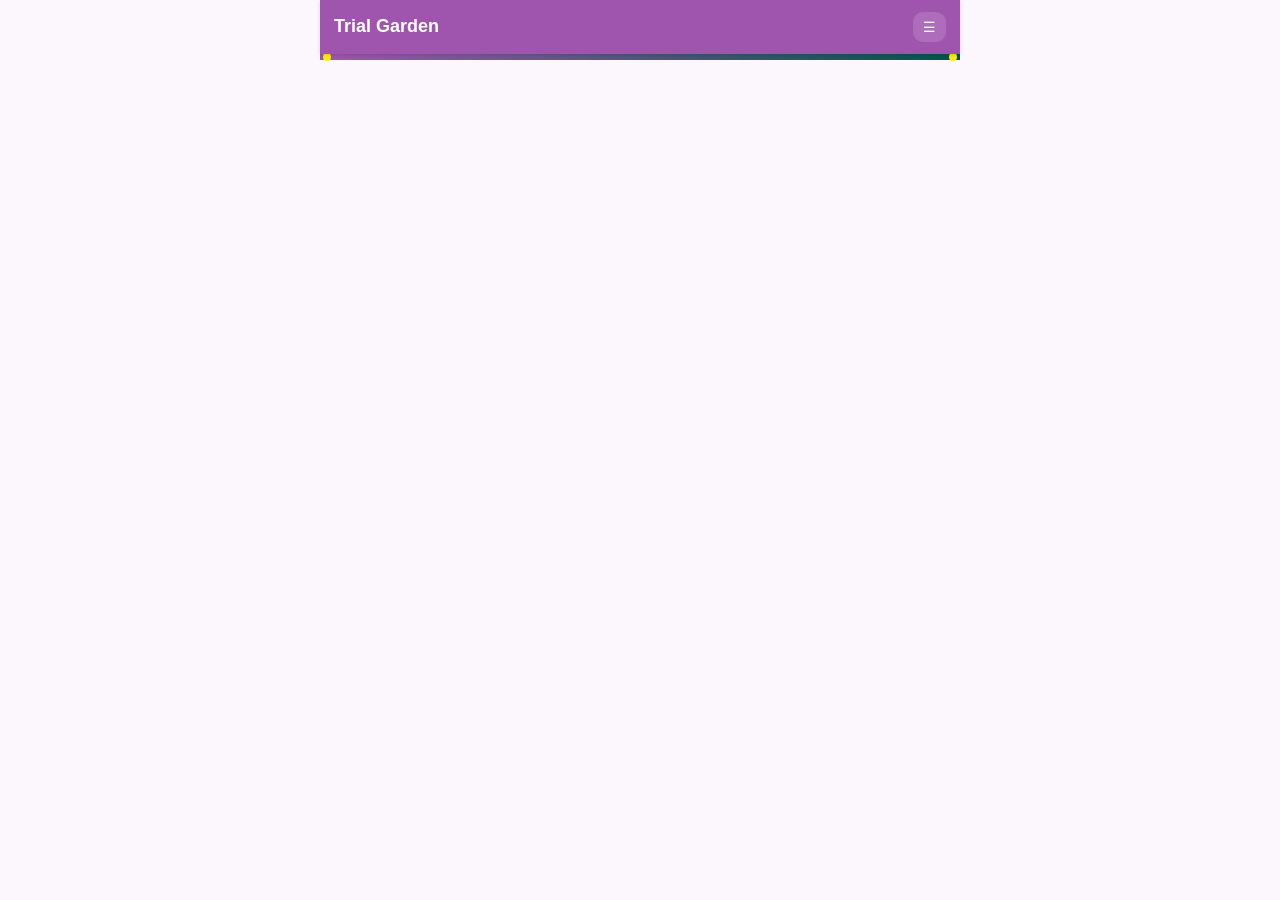
<file: index.html>
<!doctype html>
<html lang="en">
<head>
<meta charset="utf-8">
<meta name="viewport" content="width=device-width,initial-scale=1,viewport-fit=cover">
<meta name="theme-color" content="#9F55AE">
<meta name="mobile-web-app-capable" content="yes">
<meta name="apple-mobile-web-app-capable" content="yes">
<meta name="apple-mobile-web-app-title" content="TG Field">
<link rel="manifest" href="./mobile-manifest.webmanifest">
<link rel="icon" href="./icon-192.png">
<link rel="apple-touch-icon" href="./icon-192.png">
<title>Trial Garden Field</title>
<script src="https://alcdn.msauth.net/browser/2.35.0/js/msal-browser.min.js" async></script>
<style>
:root{
  /* Trial Garden Field = same brand tokens, but with PURPLE as the primary
     surface so it reads visually distinct from the (green-headed) AER Field App. */
  --green:#00554B; --green-dark:#003d37; --green-soft:#e0ede9;
  --purple:#9F55AE; --purple-dark:#7a3d87; --purple-soft:#f2e5f5;
  --yellow:#FBED0E; --yellow-soft:#fdf9c8;
  --bg:#FBF7FC; --card:#fff;   /* slight purple tint on background */
  --ink:#1c1f24; --muted:#5a6270; --muted-2:#8a94a1;
  --line:rgba(0,0,0,.08); --line-strong:#c8ccd3;
  --danger:#c62828; --danger-soft:#fdecea; --ok:#2e7d32;
  --radius:14px;
  --shadow:0 1px 2px rgba(0,0,0,.04), 0 4px 12px rgba(0,0,0,.04);
}
*{box-sizing:border-box}
html,body{margin:0;height:100%}
body{
  background:var(--bg); color:var(--ink);
  font:16px/1.4 -apple-system,BlinkMacSystemFont,"Segoe UI",Roboto,sans-serif;
  -webkit-text-size-adjust:100%;
}
.app{max-width:640px;margin:0 auto;min-height:100%;display:flex;flex-direction:column}
/* ---------- HEADER ---------- */
header{
  position:sticky;top:0;z-index:20;
  background:var(--purple);color:#fff;
  display:flex;align-items:center;gap:10px;
  padding:12px 14px;
  padding-top:calc(12px + env(safe-area-inset-top));
  box-shadow:0 1px 4px rgba(0,0,0,.15);
}
header .back{
  background:transparent;border:0;color:#fff;
  font-size:22px;line-height:1;padding:4px 6px;cursor:pointer;
  display:none;
}
header .back.on{display:block}
header h1{
  font-size:18px;margin:0;font-weight:700;flex:1;
  white-space:nowrap;overflow:hidden;text-overflow:ellipsis;
}
header .hbtn{
  background:rgba(255,255,255,.14);border:0;color:#fff;
  border-radius:10px;padding:7px 10px;font-size:14px;cursor:pointer;
}
header .badge{
  min-width:20px;height:20px;border-radius:10px;
  background:var(--yellow);color:#000;font-size:11px;font-weight:700;
  display:inline-flex;align-items:center;justify-content:center;
  padding:0 6px;margin-left:4px;
}
.accent{
  height:6px;background:linear-gradient(90deg,var(--purple),var(--green));
  position:relative;
}
.accent::after{
  content:"";position:absolute;right:3px;top:-1px;
  width:8px;height:8px;border-radius:50%;background:var(--yellow);
}
.accent::before{
  content:"";position:absolute;left:3px;top:-1px;
  width:8px;height:8px;border-radius:50%;background:var(--yellow);
}
main{
  flex:1;padding:16px;
  padding-bottom:calc(24px + env(safe-area-inset-bottom));
}
.screen{display:none}
.screen.on{display:block;animation:fade .15s ease}
@keyframes fade{from{opacity:.4}to{opacity:1}}
/* ---------- CARDS / LISTS ---------- */
.card{
  background:var(--card);border:1px solid var(--line);
  border-radius:var(--radius);padding:14px;margin:0 0 12px;
  box-shadow:var(--shadow);
}
h2.section{
  font-size:13px;margin:18px 2px 8px;color:var(--muted);
  font-weight:700;text-transform:uppercase;letter-spacing:.03em;
}
label{
  display:block;font-size:13px;color:var(--muted);
  margin:0 0 4px;font-weight:600;
}
input,select,textarea{
  width:100%;font:inherit;padding:12px;
  border:1px solid var(--line-strong);border-radius:10px;
  background:#fff;color:var(--ink);
}
input:focus,select:focus,textarea:focus{
  outline:2px solid var(--purple);outline-offset:-1px;
}
textarea{min-height:80px;resize:vertical}
.btn{
  display:inline-flex;align-items:center;justify-content:center;gap:8px;
  width:100%;border:0;border-radius:12px;padding:14px 16px;
  font-size:16px;font-weight:700;cursor:pointer;
  background:var(--green);color:#fff;text-align:center;
  font-family:inherit;
}
.btn:active{transform:translateY(1px)}
.btn.secondary{background:#fff;color:var(--purple);border:1.5px solid var(--purple)}
.btn.ghost{background:#eef0f2;color:var(--ink)}
.btn.hero{padding:20px 16px;font-size:20px;flex-direction:column;gap:2px}
.btn.hero small{font-weight:500;font-size:12px;opacity:.9}
.btn.sm{width:auto;padding:9px 12px;font-size:14px;border-radius:10px}
.btn.danger{background:var(--danger);color:#fff}
.btn:disabled{opacity:.5;cursor:not-allowed}
.row{display:flex;gap:8px;align-items:center}
.row.wrap{flex-wrap:wrap}
.grow{flex:1}
.chip{
  display:inline-flex;align-items:center;gap:6px;
  padding:6px 10px;border-radius:20px;font-size:13px;font-weight:700;
  background:#eceff1;color:#607d8b;
}
.chip.green{background:var(--green-soft);color:var(--green)}
.chip.purple{background:var(--purple-soft);color:var(--purple)}
.chip.yellow{background:var(--yellow-soft);color:#7a5f00}
.chip.red{background:var(--danger-soft);color:var(--danger)}
.muted{color:var(--muted)}
.small{font-size:13px}
.mono{font-family:ui-monospace,monospace}
.kv{display:flex;gap:8px;padding:3px 0;font-size:15px}
.kv b{min-width:130px;color:var(--muted);font-weight:600}
.list-item{
  display:flex;gap:10px;align-items:center;
  padding:14px;border:1px solid var(--line);border-radius:12px;
  margin:0 0 8px;background:#fff;cursor:pointer;
}
.list-item .grow{flex:1;min-width:0}
.list-item .t{font-weight:700}
.list-item .s{font-size:13px;color:var(--muted);margin-top:2px}
.list-item .code{
  min-width:44px;text-align:center;font-family:ui-monospace,monospace;
  font-weight:700;color:var(--green);font-size:13px;
  background:var(--green-soft);border-radius:6px;padding:4px 6px;
}
.arrow{color:var(--muted-2);font-size:22px}
.banner{
  border-radius:10px;padding:10px 12px;margin:0 0 12px;font-size:14px;
}
.banner.warn{background:#fff3e0;color:#7a4f00;border:1px solid #ffcc80}
.banner.info{background:var(--green-soft);color:var(--green);border:1px solid #9ecfc6}
.banner.error{background:var(--danger-soft);color:var(--danger);border:1px solid #f5a5a0}
.empty{text-align:center;padding:40px 20px;color:var(--muted)}
.empty h3{color:var(--ink);margin:0 0 8px}
.empty p{margin:0 0 14px}
/* ---------- OBSERVATIONS ---------- */
.obs{
  background:#fff;border:1px solid var(--line);border-radius:12px;
  padding:10px 12px;margin:0 0 8px;
}
.obs .when{font-weight:600;font-size:13px}
.obs .who{color:var(--muted);font-size:12px}
.obs .body{white-space:pre-wrap;margin:6px 0}
.obs-photos{display:flex;flex-wrap:wrap;gap:6px}
.obs-photos img{
  width:72px;height:72px;border-radius:8px;object-fit:cover;
  border:1px solid var(--line);background:#eee;
}
/* ---------- PHOTO PICKER ---------- */
.photos{display:flex;flex-wrap:wrap;gap:8px;margin-top:8px}
.thumb{
  width:88px;height:88px;border-radius:10px;object-fit:cover;
  border:1px solid var(--line);position:relative;
}
.thumb .rm{
  position:absolute;top:-6px;right:-6px;width:22px;height:22px;
  border-radius:11px;background:var(--danger);color:#fff;border:2px solid #fff;
  display:flex;align-items:center;justify-content:center;font-size:13px;font-weight:700;
  cursor:pointer;
}
.addphoto{
  width:88px;height:88px;border-radius:10px;
  border:1.5px dashed var(--purple);background:#faf5fc;color:var(--purple);
  font-size:24px;display:flex;align-items:center;justify-content:center;cursor:pointer;
  flex-direction:column;gap:2px;font-family:inherit;
}
.addphoto small{font-size:10px;font-weight:600}
/* ---------- CAMERA / SCANNER ---------- */
#camWrap{
  position:fixed;inset:0;background:#000;z-index:50;
  display:none;flex-direction:column;
}
#camWrap.on{display:flex}
#camVideo{
  flex:1;width:100%;object-fit:cover;background:#000;
}
.cambar{
  display:flex;gap:12px;align-items:center;justify-content:center;
  padding:16px;padding-bottom:calc(24px + env(safe-area-inset-bottom));
  background:#000;
}
.cambar button{
  background:#fff;color:#000;border:0;border-radius:26px;
  padding:12px 20px;font-weight:700;font-family:inherit;font-size:15px;
}
.cambar button.dark{background:#333;color:#fff}
.scan-overlay{
  position:absolute;pointer-events:none;inset:0;
  display:flex;align-items:center;justify-content:center;
}
.scan-frame{
  width:70%;max-width:280px;aspect-ratio:1/1;
  border:3px solid #fff;border-radius:16px;
  box-shadow:0 0 0 9999px rgba(0,0,0,.35);
}
.scan-hint{
  position:absolute;bottom:120px;left:0;right:0;text-align:center;
  color:#fff;font-size:14px;padding:0 20px;
  text-shadow:0 1px 2px rgba(0,0,0,.6);
}
/* ---------- MODAL ---------- */
.modal-back{
  position:fixed;inset:0;background:rgba(0,0,0,.4);z-index:100;
  display:flex;align-items:flex-end;justify-content:center;
}
.modal-back.center{align-items:center;padding:16px}
.modal{
  background:#fff;border-radius:16px 16px 0 0;
  width:100%;max-width:640px;max-height:88vh;overflow:auto;
  padding-bottom:env(safe-area-inset-bottom);
}
.modal-back.center .modal{border-radius:16px;max-width:420px}
.modal-head{
  padding:14px 18px;border-bottom:1px solid var(--line);
  display:flex;align-items:center;justify-content:space-between;
  position:sticky;top:0;background:#fff;z-index:1;
}
.modal-head h3{margin:0;font-size:17px}
.modal-body{padding:16px 18px}
.modal-foot{
  padding:12px 18px;border-top:1px solid var(--line);
  display:flex;gap:8px;justify-content:flex-end;
  position:sticky;bottom:0;background:#fff;
}
/* ---------- PHOTO VIEWER (full-screen, zoom + pan + swipe) ---------- */
#photoViewer{
  position:fixed;inset:0;background:#000;z-index:200;
  display:none;flex-direction:column;
}
#photoViewer.on{display:flex}
#photoViewer .pv-top{
  display:flex;justify-content:space-between;align-items:center;gap:8px;
  padding:10px 12px;padding-top:calc(10px + env(safe-area-inset-top));
  background:rgba(0,0,0,.7);
}
#pvCount{color:#fff;font-size:14px;font-weight:600;flex:1;text-align:center}
#pvStage{
  flex:1;overflow:hidden;position:relative;touch-action:none;
  display:flex;align-items:center;justify-content:center;background:#000;
}
#pvImg{
  max-width:100%;max-height:100%;transform-origin:center center;
  will-change:transform;user-select:none;-webkit-user-drag:none;
  transition:transform .05s linear;
}
#photoViewer .pv-bar{
  display:flex;gap:8px;justify-content:center;align-items:center;
  padding:12px;padding-bottom:calc(12px + env(safe-area-inset-bottom));
  background:rgba(0,0,0,.7);
}
.pv-btn{
  background:rgba(255,255,255,.16);color:#fff;border:0;
  border-radius:10px;padding:11px 14px;font-size:14px;font-weight:600;
  cursor:pointer;font-family:inherit;min-width:44px;
}
.pv-btn:disabled{opacity:.4}
.pv-btn.danger{background:rgba(198,40,40,.9)}
.pv-btn.wide{flex:1}
/* ---------- MIC BUTTON (voice-to-text) ---------- */
.field-with-mic{position:relative}
.field-with-mic textarea{padding-right:52px}
.mic-btn{
  position:absolute;top:10px;right:10px;
  width:36px;height:36px;border-radius:18px;
  background:var(--purple-soft);color:var(--purple);border:1.5px solid var(--purple);
  font-size:18px;line-height:1;cursor:pointer;font-family:inherit;
  display:flex;align-items:center;justify-content:center;padding:0;
}
.mic-btn.rec{background:var(--danger);color:#fff;border-color:var(--danger);animation:pulse 1.2s infinite}
@keyframes pulse{0%,100%{transform:scale(1)}50%{transform:scale(1.08)}}
/* ---------- TOAST ---------- */
#toast{
  position:fixed;bottom:20px;left:50%;transform:translateX(-50%);
  background:#333;color:#fff;padding:10px 16px;border-radius:8px;
  font-size:14px;z-index:300;opacity:0;transition:opacity .2s;
  pointer-events:none;max-width:88%;text-align:center;
}
#toast.on{opacity:1}
#toast.error{background:var(--danger)}
#toast.success{background:var(--ok)}
/* ---------- SPINNER ---------- */
.spinner{
  display:inline-block;width:16px;height:16px;
  border:2px solid rgba(255,255,255,.35);border-top-color:#fff;
  border-radius:50%;animation:spin .8s linear infinite;vertical-align:middle;
}
.spinner.dark{border-color:rgba(0,0,0,.15);border-top-color:var(--green)}
@keyframes spin{to{transform:rotate(360deg)}}
/* ---------- SYNC STATUS TILE ---------- */
.status-tile{
  display:flex;gap:10px;align-items:center;
  padding:10px 12px;background:#fff;border:1px solid var(--line);
  border-radius:12px;margin:0 0 12px;font-size:13px;
}
.status-tile .dot{width:10px;height:10px;border-radius:5px;background:var(--danger)}
.status-tile.ok .dot{background:var(--ok)}
.status-tile.warn .dot{background:var(--yellow)}
.status-tile .grow{flex:1;min-width:0}
.status-tile b{display:block;font-weight:600;font-size:13px}
.status-tile .m{color:var(--muted);font-size:12px}
</style>
</head>
<body>
<div class="app">
  <header>
    <button class="back" id="btnBack" aria-label="Back">←</button>
    <h1 id="hTitle">Trial Garden</h1>
    <button class="hbtn" id="btnMenu" aria-label="Menu">☰</button>
  </header>
  <div class="accent"></div>
  <main id="main"></main>
</div>
<div id="camWrap">
  <video id="camVideo" autoplay playsinline muted></video>
  <div class="scan-overlay"><div class="scan-frame"></div></div>
  <div class="scan-hint" id="scanHint">Point the camera at the label QR code</div>
  <div class="cambar">
    <button class="dark" id="camCancel">Cancel</button>
    <button id="camManual">Type code</button>
  </div>
</div>
<div id="photoViewer" aria-hidden="true">
  <div class="pv-top">
    <button class="pv-btn" id="pvClose">✕ Close</button>
    <span id="pvCount"></span>
    <button class="pv-btn danger" id="pvDelete">🗑 Delete</button>
  </div>
  <div id="pvStage"><img id="pvImg" alt=""></div>
  <div class="pv-bar">
    <button class="pv-btn" id="pvPrev">‹ Prev</button>
    <button class="pv-btn" id="pvZoomOut">－</button>
    <button class="pv-btn" id="pvReset">100%</button>
    <button class="pv-btn" id="pvZoomIn">＋</button>
    <button class="pv-btn" id="pvNext">Next ›</button>
  </div>
</div>
<div id="toast"></div>

<script>
/* ==================================================================
   Trial Garden Field — mobile PWA
   Signs in with Microsoft, resolves a shared OneDrive folder,
   reads _index.json, scans QR labels, records observations with photos
   and uploads them as "delta" files to _inbox/ for the desktop app.
   ================================================================== */

const APP_VERSION = "2026-09-20 · r3";

/* ---------- config ---------- */
const MSAL_CLIENT_ID  = "d3f7ecc6-cdf5-4a5a-8528-263b09f6e3a4";
const MSAL_AUTHORITY  = "https://login.microsoftonline.com/consumers";
const GRAPH_SCOPES    = ["Files.ReadWrite","User.Read"];
const SHARE_URL       = "https://1drv.ms/f/c/06cb787230e7d161/IgB-KkdiENHASIDTXpVNv267AWwQa9PoquGA7m2pxdX4wis";
const GRAPH_BASE      = "https://graph.microsoft.com/v1.0";

/* ---------- tiny helpers ---------- */
const $  = (s, r=document) => r.querySelector(s);
const $$ = (s, r=document) => Array.from(r.querySelectorAll(s));
const el = (tag, attrs={}, ...kids) => {
  const n = document.createElement(tag);
  for (const [k,v] of Object.entries(attrs||{})) {
    if (v == null) continue;
    if (k === "class") n.className = v;
    else if (k === "style" && typeof v === "object") Object.assign(n.style, v);
    else if (k.startsWith("on") && typeof v === "function") n.addEventListener(k.slice(2), v);
    else if (k === "html") n.innerHTML = v;
    else n.setAttribute(k, v);
  }
  for (const k of kids.flat()) {
    if (k == null || k === false) continue;
    n.appendChild(k.nodeType ? k : document.createTextNode(String(k)));
  }
  return n;
};
const esc = s => String(s ?? "").replace(/[&<>"']/g, c => ({"&":"&amp;","<":"&lt;",">":"&gt;",'"':"&quot;","'":"&#39;"}[c]));
const uid = (n=10) => (crypto.randomUUID ? crypto.randomUUID().replace(/-/g,"") : Math.random().toString(36).slice(2)).slice(0,n);
const nowISO = () => new Date().toISOString();
const todayISO = () => new Date().toISOString().slice(0,10);
const fmtDate = (iso) => iso ? new Date(iso).toLocaleDateString(undefined,{year:"numeric",month:"short",day:"numeric"}) : "";
const fmtDateTime = (iso) => iso ? new Date(iso).toLocaleString(undefined,{year:"numeric",month:"short",day:"numeric",hour:"2-digit",minute:"2-digit"}) : "";
const fmtBytes = b => { if(b==null) return ""; const u=["B","KB","MB","GB"], i=Math.min(u.length-1,Math.floor(Math.log(Math.max(b,1))/Math.log(1024))); return (b/Math.pow(1024,i)).toFixed(i?1:0)+" "+u[i]; };

function toast(msg, kind="") {
  const t = $("#toast");
  t.textContent = msg; t.className = "on " + kind;
  clearTimeout(toast._t);
  toast._t = setTimeout(()=>{ t.className = ""; }, kind==="error" ? 4200 : 2400);
}

/* ---------- IndexedDB (device buffer) ---------- */
const IDB_NAME = "tg-field-v1";
function idbOpen() {
  return new Promise((res, rej) => {
    const r = indexedDB.open(IDB_NAME, 1);
    r.onupgradeneeded = () => {
      const db = r.result;
      if (!db.objectStoreNames.contains("kv")) db.createObjectStore("kv");
      if (!db.objectStoreNames.contains("outbox")) db.createObjectStore("outbox", {keyPath:"id"});
      if (!db.objectStoreNames.contains("photos")) db.createObjectStore("photos", {keyPath:"id"});
    };
    r.onsuccess = () => res(r.result);
    r.onerror = () => rej(r.error);
  });
}
async function idbGet(store, key) {
  const db = await idbOpen();
  return new Promise((res, rej) => {
    const tx = db.transaction(store, "readonly");
    const req = tx.objectStore(store).get(key);
    req.onsuccess = () => res(req.result); req.onerror = () => rej(req.error);
  });
}
async function idbPut(store, val, key) {
  const db = await idbOpen();
  return new Promise((res, rej) => {
    const tx = db.transaction(store, "readwrite");
    const os = tx.objectStore(store);
    (key !== undefined) ? os.put(val, key) : os.put(val);
    tx.oncomplete = () => res(); tx.onerror = () => rej(tx.error);
  });
}
async function idbDelete(store, key) {
  const db = await idbOpen();
  return new Promise((res, rej) => {
    const tx = db.transaction(store, "readwrite");
    tx.objectStore(store).delete(key);
    tx.oncomplete = () => res(); tx.onerror = () => rej(tx.error);
  });
}
async function idbAll(store) {
  const db = await idbOpen();
  return new Promise((res, rej) => {
    const tx = db.transaction(store, "readonly");
    const req = tx.objectStore(store).getAll();
    req.onsuccess = () => res(req.result || []); req.onerror = () => rej(req.error);
  });
}

/* ---------- state ---------- */
const state = {
  msal: null, account: null,
  workspaceRef: null,    // {driveId, itemId} of the shared Trial Garden folder
  data: null,            // parsed _index.json
  dataFetchedAt: null,
  online: navigator.onLine,
  pending: 0,            // outbox count
  route: {view:"home"},
  history: []
};

/* ---------- MSAL ---------- */
let msalReadyPromise = null;
async function initMsal() {
  if (msalReadyPromise) return msalReadyPromise;
  msalReadyPromise = (async () => {
    // wait until msal-browser is loaded (async script)
    let waits = 0;
    while (typeof msal === "undefined" && waits < 60) { await new Promise(r=>setTimeout(r,100)); waits++; }
    if (typeof msal === "undefined") throw new Error("MSAL library did not load — are you online?");
    state.msal = new msal.PublicClientApplication({
      auth: {
        clientId: MSAL_CLIENT_ID,
        authority: MSAL_AUTHORITY,
        redirectUri: new URL("./redirect.html", location.href).href
      },
      cache: { cacheLocation: "localStorage", storeAuthStateInCookie: false }
    });
    await state.msal.initialize();
    const res = await state.msal.handleRedirectPromise();
    if (res && res.account) state.msal.setActiveAccount(res.account);
    else {
      const accs = state.msal.getAllAccounts();
      if (accs.length && !state.msal.getActiveAccount()) state.msal.setActiveAccount(accs[0]);
    }
    state.account = state.msal.getActiveAccount();
    return state.msal;
  })();
  return msalReadyPromise;
}
async function signIn() {
  await initMsal();
  try {
    await state.msal.loginRedirect({ scopes: GRAPH_SCOPES, prompt: "select_account" });
  } catch (e) {
    toast("Sign-in failed: " + (e.message || e), "error");
  }
}
async function signOut() {
  if (!state.msal) return;
  try { state.msal.setActiveAccount(null); } catch {}
  try {
    for (let i = localStorage.length - 1; i >= 0; i--) {
      const k = localStorage.key(i);
      if (k && (k.indexOf(MSAL_CLIENT_ID) >= 0 || k.indexOf("msal.") === 0)) localStorage.removeItem(k);
    }
  } catch {}
  state.account = null;
  msalReadyPromise = null;
  await idbDelete("kv", "workspaceRef");
  state.workspaceRef = null;
  toast("Signed out", "success");
  navigate({view:"home"});
}
async function getToken() {
  await initMsal();
  const acc = state.msal.getActiveAccount();
  if (!acc) throw new Error("Not signed in");
  try {
    const r = await state.msal.acquireTokenSilent({scopes:GRAPH_SCOPES, account:acc});
    return r.accessToken;
  } catch (e) {
    // fallback to redirect
    await state.msal.acquireTokenRedirect({scopes:GRAPH_SCOPES, account:acc});
    throw e;
  }
}

/* ---------- Graph helpers ---------- */
async function graph(path, opts={}) {
  const token = await getToken();
  const url = path.startsWith("http") ? path : GRAPH_BASE + path;
  const headers = Object.assign({ "Authorization": "Bearer " + token }, opts.headers || {});
  if (opts.json != null) {
    headers["Content-Type"] = "application/json";
    opts.body = JSON.stringify(opts.json);
    delete opts.json;
  }
  const r = await fetch(url, Object.assign({}, opts, {headers}));
  if (!r.ok) {
    let msg;
    try { const j = await r.json(); msg = j?.error?.message; } catch {}
    throw new Error(`Graph ${r.status} ${msg || r.statusText}`);
  }
  if (r.status === 204) return null;
  const ct = r.headers.get("content-type") || "";
  return ct.includes("json") ? await r.json() : await r.blob();
}

function encodeShareUrl(url) {
  const b64 = btoa(url).replace(/=+$/,"").replace(/\//g,"_").replace(/\+/g,"-");
  return "u!" + b64;
}
async function resolveWorkspace() {
  if (state.workspaceRef) return state.workspaceRef;
  const cached = await idbGet("kv", "workspaceRef");
  if (cached) { state.workspaceRef = cached; return cached; }
  const item = await graph(`/shares/${encodeShareUrl(SHARE_URL)}/driveItem`, {
    headers: { Prefer: "redeemSharingLinkIfNecessary" }
  });
  const driveId = item.parentReference?.driveId ?? item.remoteItem?.parentReference?.driveId;
  const itemId  = item.remoteItem?.id || item.id;
  if (!driveId || !itemId) throw new Error("Could not resolve shared Trial Garden folder — check the share link and access.");
  const ref = {driveId, itemId, name: item.name || "Trial Garden"};
  state.workspaceRef = ref;
  await idbPut("kv", ref, "workspaceRef");
  return ref;
}
function itemUrl(sub) {
  const {driveId, itemId} = state.workspaceRef;
  return `/drives/${driveId}/items/${itemId}${sub}`;
}
async function loadIndex({fresh=false} = {}) {
  if (!fresh && state.data) return state.data;
  await resolveWorkspace();
  try {
    const blob = await graph(itemUrl(`:/_index.json:/content`));
    const txt = await (blob instanceof Blob ? blob.text() : Promise.resolve(blob));
    state.data = JSON.parse(typeof txt === "string" ? txt : JSON.stringify(txt));
    state.dataFetchedAt = nowISO();
    await idbPut("kv", {data:state.data, at:state.dataFetchedAt}, "cachedIndex");
  } catch (e) {
    // fall back to cached copy
    const cached = await idbGet("kv", "cachedIndex");
    if (cached) {
      state.data = cached.data;
      state.dataFetchedAt = cached.at;
      toast("Offline — using cached data from " + fmtDateTime(cached.at), "");
    } else {
      throw e;
    }
  }
  return state.data;
}

/* ---------- data lookups ---------- */
function trialById(id)     { return state.data.trials.find(t=>t.id===id); }
function trialByCode(code) { return state.data.trials.find(t => (t.code||"").toLowerCase() === (code||"").toLowerCase()); }
function treatmentByCode(trial, code) { return trial.treatments.find(t=> (t.code||"").toLowerCase() === (code||"").toLowerCase()); }
function parseLabel(payload) {
  // payload example: TR-2026-0002-T07-R03
  const m = String(payload||"").trim().match(/^(.+?)-(T\d+)-R(\d+)$/i);
  if (!m) return null;
  return { trialCode: m[1], treatmentCode: m[2].toUpperCase(), replicate: parseInt(m[3],10) };
}
function resolveLabel(payload) {
  const p = parseLabel(payload);
  if (!p) return {error:"Not a Trial Garden label (expected e.g. TR-2026-0002-T07-R03)"};
  if (!state.data) return {error:"Trial data not loaded yet"};
  const trial = trialByCode(p.trialCode);
  if (!trial) return {error:`Trial "${p.trialCode}" not found in this workspace`, parsed:p};
  const treatment = treatmentByCode(trial, p.treatmentCode);
  if (!treatment) return {error:`Treatment "${p.treatmentCode}" not found in trial ${trial.code}`, parsed:p};
  const reps = treatment.replicatesOverride ?? trial.defaultReplicates ?? 3;
  if (p.replicate < 1 || p.replicate > reps) return {error:`Replicate ${p.replicate} out of range (1–${reps})`, parsed:p};
  return {trial, treatment, replicate:p.replicate};
}

/* ---------- OUTBOX ---------- */
async function refreshPendingCount() {
  const items = await idbAll("outbox");
  state.pending = items.filter(x => x.status !== "synced").length;
  const b = $("#hBadge"); if (b) b.textContent = state.pending || "";
}
async function enqueueObservation(observation, photoBlobs) {
  const id = "delta_" + uid(12);
  const now = nowISO();
  // photos → idb
  const photoRecs = [];
  for (const [i, blob] of photoBlobs.entries()) {
    const pid = id + "-p" + String(i+1).padStart(2,"0");
    const name = pid + "-" + (blob.name || `photo.jpg`).replace(/[^A-Za-z0-9._-]+/g,"_");
    await idbPut("photos", {id:pid, blob, name, mime: blob.type || "image/jpeg"});
    photoRecs.push({id:pid, name, size:blob.size, mime: blob.type || "image/jpeg"});
  }
  const record = {
    id, createdAt: now, status: "pending",
    observation, // {scope, trialId, targetId, replicate, at, author, text}
    photos: photoRecs,
    tries: 0
  };
  await idbPut("outbox", record);
  await refreshPendingCount();
  attemptSync().catch(()=>{});
  return record;
}
async function attemptSync() {
  if (!navigator.onLine) return;
  if (!state.msal || !state.msal.getActiveAccount()) return;
  const items = await idbAll("outbox");
  const pending = items.filter(x => x.status !== "synced");
  if (!pending.length) return;
  await resolveWorkspace();
  for (const rec of pending) {
    try {
      await syncOne(rec);
    } catch (e) {
      console.warn("sync failed for", rec.id, e);
      rec.tries = (rec.tries||0) + 1;
      rec.lastError = String(e.message || e);
      await idbPut("outbox", rec);
    }
  }
  await refreshPendingCount();
  updateStatusTile();
}
async function syncOne(rec) {
  // Upload photos into _inbox/attachments/
  const uploaded = [];
  for (const p of rec.photos || []) {
    const stored = await idbGet("photos", p.id);
    if (!stored) continue;
    await uploadFile(`:/_inbox/attachments/${p.name}:/content`, stored.blob, stored.mime);
    uploaded.push({id:p.id, name:p.name, size: stored.blob.size, mime: p.mime});
  }
  // Build delta json
  const trial = trialById(rec.observation.trialId);
  const delta = {
    schema: 1,
    kind: "field-delta",
    id: rec.id,
    createdAt: rec.createdAt,
    device: state.deviceId || (state.deviceId = getDeviceId()),
    account: state.msal.getActiveAccount()?.username || null,
    trialCode: trial?.code,
    trialId: rec.observation.trialId,
    observation: rec.observation,
    photos: uploaded.map(u => ({id:u.id, filename:u.name, size:u.size, mime:u.mime}))
  };
  const blob = new Blob([JSON.stringify(delta, null, 2)], {type:"application/json"});
  await uploadFile(`:/_inbox/${rec.id}.json:/content`, blob, "application/json");
  // done — mark synced, delete photos from idb
  rec.status = "synced";
  rec.syncedAt = nowISO();
  await idbPut("outbox", rec);
  for (const p of rec.photos || []) { try { await idbDelete("photos", p.id); } catch {} }
}
async function uploadFile(itemSub, blob, mime) {
  const token = await getToken();
  const url = GRAPH_BASE + itemUrl(itemSub);
  const r = await fetch(url, {
    method: "PUT",
    headers: {
      "Authorization": "Bearer " + token,
      "Content-Type": mime || "application/octet-stream"
    },
    body: blob
  });
  if (!r.ok) {
    let msg;
    try { const j = await r.json(); msg = j?.error?.message; } catch {}
    throw new Error(`Upload ${r.status} ${msg || r.statusText}`);
  }
  return r.json();
}
function getDeviceId() {
  let id = localStorage.getItem("tg-device-id");
  if (!id) { id = "dev_" + uid(10); localStorage.setItem("tg-device-id", id); }
  return id;
}

/* =====================================================================
   ROUTING / SCREENS
   ===================================================================== */
function navigate(route, {push=true} = {}) {
  if (push) state.history.push(state.route);
  state.route = route;
  render();
}
function goBack() {
  if (!state.history.length) { navigate({view:"home"}, {push:false}); return; }
  const prev = state.history.pop();
  state.route = prev;
  render();
}
function render() {
  // header title
  const titles = {
    home: "Trial Garden",
    trials: "Trials",
    trial: "Trial",
    treatment: "Treatment",
    replicate: "Replicate",
    outbox: "Outbox",
    settings: "Settings",
    signIn: "Sign in"
  };
  $("#hTitle").textContent = titles[state.route.view] || "Trial Garden";
  $("#btnBack").classList.toggle("on", state.history.length > 0);

  const main = $("#main");
  main.innerHTML = "";
  if (!state.account) { main.appendChild(renderSignIn()); return; }
  switch (state.route.view) {
    case "home":      main.appendChild(renderHome()); break;
    case "trials":    main.appendChild(renderTrials()); break;
    case "trial":     main.appendChild(renderTrial()); break;
    case "treatment": main.appendChild(renderTreatment()); break;
    case "replicate": main.appendChild(renderReplicate()); break;
    case "outbox":    main.appendChild(renderOutbox()); break;
    case "settings":  main.appendChild(renderSettings()); break;
    default:          main.appendChild(renderHome());
  }
}

/* ---------- SIGN-IN screen ---------- */
function renderSignIn() {
  const wrap = el("div", {class:"empty"});
  wrap.appendChild(el("h3", {}, "Sign in to Trial Garden"));
  wrap.appendChild(el("p", {}, "Use the Microsoft account that has access to the shared Trial Garden folder on OneDrive."));
  wrap.appendChild(el("button", {class:"btn", onclick:signIn}, "Sign in with Microsoft"));
  wrap.appendChild(el("p", {class:"small muted", style:{marginTop:"18px"}}, "Version " + APP_VERSION));
  return wrap;
}

/* ---------- HOME ---------- */
function renderHome() {
  const wrap = el("div");
  wrap.appendChild(renderStatusTile());
  wrap.appendChild(el("button", {class:"btn hero", style:{marginBottom:"12px"}, onclick:startScan},
    "📷 Scan label",
    el("small", {}, "Point camera at a QR code")
  ));
  wrap.appendChild(el("div", {class:"row", style:{gap:"10px", marginBottom:"12px"}},
    el("button", {class:"btn secondary", style:{flex:"1"}, onclick:()=>navigate({view:"trials"})}, "Browse trials"),
    el("button", {class:"btn secondary", style:{flex:"1"}, onclick:manualLabel}, "Type code")
  ));
  const pendingSummary = state.pending
    ? el("div", {class:"banner warn", style:{cursor:"pointer"}, onclick:()=>navigate({view:"outbox"})},
        state.pending + " observation(s) waiting to sync. Tap to view outbox.")
    : null;
  if (pendingSummary) wrap.appendChild(pendingSummary);
  wrap.appendChild(el("h2", {class:"section"}, "Recent"));
  const recentPanel = el("div", {id:"recentList"});
  wrap.appendChild(recentPanel);
  renderRecent(recentPanel);
  return wrap;
}
function renderStatusTile() {
  const tile = el("div", {class:"status-tile"});
  updateStatusTileEl(tile);
  return tile;
}
function updateStatusTileEl(tile) {
  const online = navigator.onLine;
  const signedIn = !!state.account;
  let kind = "ok", head = "All good", sub = "";
  if (!signedIn) { kind = ""; head = "Not signed in"; sub = "Tap Settings to sign in"; }
  else if (!online) { kind = "warn"; head = "Offline"; sub = state.pending ? (state.pending + " pending — will sync when online") : "Field observations will be queued"; }
  else if (state.pending) { kind = "warn"; head = "Syncing…"; sub = state.pending + " observation(s) in outbox"; }
  else if (state.dataFetchedAt) { head = "Ready"; sub = "Trial data as of " + fmtDateTime(state.dataFetchedAt); }
  else { head = "Signed in"; sub = "Loading trial data…"; }
  tile.className = "status-tile " + kind;
  tile.innerHTML = "";
  tile.appendChild(el("div", {class:"dot"}));
  tile.appendChild(el("div", {class:"grow"},
    el("b", {}, head),
    el("div", {class:"m"}, sub)
  ));
  tile.appendChild(el("button", {class:"btn sm ghost", onclick:async()=>{ tile.querySelector(".btn").disabled = true; try { await loadIndex({fresh:true}); await attemptSync(); toast("Refreshed","success"); render(); } catch(e){ toast("Refresh failed: "+e.message,"error"); } }}, "↻"));
}
function updateStatusTile() {
  const t = $(".status-tile"); if (t) updateStatusTileEl(t);
}

async function renderRecent(container) {
  container.innerHTML = "";
  const items = await idbAll("outbox");
  const recent = items.sort((a,b) => (b.createdAt||"").localeCompare(a.createdAt||"")).slice(0,6);
  if (!recent.length) {
    container.appendChild(el("div", {class:"muted small", style:{padding:"12px 4px"}}, "No recent observations from this device."));
    return;
  }
  for (const r of recent) {
    const trial = state.data ? trialById(r.observation.trialId) : null;
    const scopeLabel = r.observation.scope === "trial" ? "Trial"
      : r.observation.scope === "treatment" ? "Treatment"
      : "R" + String(r.observation.replicate).padStart(2,"0");
    container.appendChild(el("div", {class:"list-item", onclick:()=>viewOutboxItem(r)},
      el("div", {class:"code"}, (trial?.code || "?").slice(-6)),
      el("div", {class:"grow"},
        el("div", {class:"t"}, (r.observation.text||"(no text)").slice(0,60)),
        el("div", {class:"s"}, scopeLabel, " · ", fmtDateTime(r.createdAt),
          r.status==="synced" ? " · ✓ synced" : (r.status==="pending" ? " · ⏳ pending" : (" · ⚠ " + (r.lastError||"error"))))
      ),
      el("div", {class:"arrow"}, "›")
    ));
  }
}

/* ---------- TRIALS LIST ---------- */
function renderTrials() {
  const wrap = el("div");
  if (!state.data) {
    wrap.appendChild(el("div", {class:"empty"}, el("div",{class:"spinner dark"}), el("p",{}, "Loading trials…")));
    loadIndex().then(()=>render()).catch(e => toast("Load failed: "+e.message,"error"));
    return wrap;
  }
  if (!state.data.trials.length) {
    wrap.appendChild(el("div", {class:"empty"}, el("h3", {}, "No trials yet"), el("p", {}, "Create a trial from the desktop app.")));
    return wrap;
  }
  for (const t of state.data.trials) {
    const open = t.actions?.filter(a=>a.status==="open").length || 0;
    wrap.appendChild(el("div", {class:"list-item", onclick:()=>navigate({view:"trial", trialId:t.id})},
      el("div", {class:"code"}, t.code || ""),
      el("div", {class:"grow"},
        el("div", {class:"t"}, t.name || "(unnamed)"),
        el("div", {class:"s"}, (t.status||"planned").replace("_"," "),
          " · ", (t.treatments?.length || 0), " treatments")
      ),
      el("div", {class:"arrow"}, "›")
    ));
  }
  return wrap;
}

/* ---------- TRIAL DETAIL ---------- */
function renderTrial() {
  const wrap = el("div");
  if (!state.data) { loadIndex().then(()=>render()); return el("div", {class:"empty"}, el("div",{class:"spinner dark"})); }
  const t = trialById(state.route.trialId);
  if (!t) { toast("Trial not found","error"); return renderTrials(); }

  wrap.appendChild(el("div", {class:"card"},
    el("div", {class:"kv"}, el("b", {}, "Code"), el("span", {class:"mono"}, t.code||"")),
    el("div", {class:"kv"}, el("b", {}, "Name"), el("span", {}, t.name||"")),
    el("div", {class:"kv"}, el("b", {}, "Status"), el("span", {}, (t.status||"planned").replace("_"," "))),
    el("div", {class:"kv"}, el("b", {}, "Start"), el("span", {}, fmtDate(t.startDate) || "—")),
    el("div", {class:"kv"}, el("b", {}, "Treatments"), el("span", {}, String((t.treatments||[]).length)))
  ));
  wrap.appendChild(el("button", {class:"btn", onclick:()=>openAddObservation({scope:"trial", trialId:t.id, targetId:null, replicate:null})},
    "+ Add trial-level observation"));

  wrap.appendChild(el("h2", {class:"section"}, "Treatments"));
  const active = (t.treatments||[]).filter(x => x.active !== false);
  for (const tr of active) {
    wrap.appendChild(el("div", {class:"list-item", onclick:()=>navigate({view:"treatment", trialId:t.id, treatmentId:tr.id})},
      el("div", {class:"code"}, tr.code),
      el("div", {class:"grow"},
        el("div", {class:"t"}, tr.name || "(unnamed)"),
        el("div", {class:"s"}, (tr.replicatesOverride ?? t.defaultReplicates ?? 3) + " replicates" + (tr.isControl ? " · ★ control" : ""))
      ),
      el("div", {class:"arrow"}, "›")
    ));
  }
  return wrap;
}
/* ---------- TREATMENT DETAIL ---------- */
function renderTreatment() {
  const wrap = el("div");
  if (!state.data) { loadIndex().then(()=>render()); return el("div", {class:"empty"}, el("div",{class:"spinner dark"})); }
  const t = trialById(state.route.trialId);
  const tr = t && t.treatments.find(x=>x.id===state.route.treatmentId);
  if (!tr) { toast("Treatment not found","error"); return renderTrials(); }

  wrap.appendChild(el("div", {class:"card"},
    el("div", {class:"kv"}, el("b", {}, "Trial"), el("span", {}, t.code + " — " + (t.name||""))),
    el("div", {class:"kv"}, el("b", {}, "Treatment"), el("span", {class:"mono"}, tr.code)),
    el("div", {class:"kv"}, el("b", {}, "Name"), el("span", {}, tr.name || "")),
    el("div", {class:"kv"}, el("b", {}, "Replicates"), el("span", {}, String(tr.replicatesOverride ?? t.defaultReplicates ?? 3)))
  ));

  wrap.appendChild(el("button", {class:"btn", onclick:()=>openAddObservation({scope:"treatment", trialId:t.id, targetId:tr.id, replicate:null})},
    "+ Add treatment-level observation"));

  wrap.appendChild(el("h2", {class:"section"}, "Replicates"));
  const reps = tr.replicatesOverride ?? t.defaultReplicates ?? 3;
  for (let i=1; i<=reps; i++) {
    const code = "R" + String(i).padStart(2,"0");
    wrap.appendChild(el("div", {class:"list-item", onclick:()=>navigate({view:"replicate", trialId:t.id, treatmentId:tr.id, replicate:i})},
      el("div", {class:"code"}, code),
      el("div", {class:"grow"},
        el("div", {class:"t"}, "Replicate " + i),
        el("div", {class:"s"}, "QR: " + t.code + "-" + tr.code + "-" + code)
      ),
      el("div", {class:"arrow"}, "›")
    ));
  }
  return wrap;
}

/* ---------- REPLICATE DETAIL ---------- */
function renderReplicate() {
  const wrap = el("div");
  if (!state.data) { loadIndex().then(()=>render()); return el("div", {class:"empty"}, el("div",{class:"spinner dark"})); }
  const t = trialById(state.route.trialId);
  const tr = t && t.treatments.find(x=>x.id===state.route.treatmentId);
  const rep = state.route.replicate;
  if (!tr) { toast("Treatment not found","error"); return renderTrials(); }
  const code = "R" + String(rep).padStart(2,"0");
  wrap.appendChild(el("div", {class:"card"},
    el("div", {class:"kv"}, el("b", {}, "Trial"), el("span", {}, t.code)),
    el("div", {class:"kv"}, el("b", {}, "Treatment"), el("span", {}, tr.code + " — " + (tr.name||""))),
    el("div", {class:"kv"}, el("b", {}, "Replicate"), el("span", {class:"mono"}, code)),
    el("div", {class:"kv"}, el("b", {}, "QR payload"), el("span", {class:"mono small"}, t.code+"-"+tr.code+"-"+code))
  ));
  wrap.appendChild(el("button", {class:"btn hero", onclick:()=>openAddObservation({scope:"replicate", trialId:t.id, targetId:tr.id, replicate:rep})},
    "+ Add observation here",
    el("small", {}, "Text · photos · timestamp")));
  // recent observations from this device for this scope
  wrap.appendChild(el("h2", {class:"section"}, "Recent from this device"));
  const list = el("div"); wrap.appendChild(list);
  idbAll("outbox").then(items => {
    const filtered = items
      .filter(x => x.observation.scope === "replicate" && x.observation.targetId === tr.id && x.observation.replicate === rep)
      .sort((a,b) => (b.createdAt||"").localeCompare(a.createdAt||""));
    if (!filtered.length) list.appendChild(el("div", {class:"muted small"}, "No observations added from this device yet."));
    for (const r of filtered) list.appendChild(renderOutboxObs(r));
  });
  return wrap;
}
function renderOutboxObs(r) {
  const status = r.status === "synced" ? "✓ synced" : (r.status === "pending" ? "⏳ pending" : "⚠ " + (r.lastError||"error"));
  const wrap = el("div", {class:"obs"});
  wrap.appendChild(el("div", {class:"when"}, fmtDateTime(r.observation.at), el("span", {class:"who"}, " · " + (r.observation.author||"") + " · " + status)));
  wrap.appendChild(el("div", {class:"body"}, r.observation.text || ""));
  return wrap;
}

/* ---------- ADD OBSERVATION (bottom sheet) ---------- */
function openAddObservation(ctx) {
  const back = el("div", {class:"modal-back", onclick:(e)=>{ if (e.target===back) close(); }});
  const modal = el("div", {class:"modal"});
  const trial = trialById(ctx.trialId);
  const scopeLabel = ctx.scope === "trial" ? "Trial-level"
    : ctx.scope === "treatment" ? ("Treatment " + (trial.treatments.find(t=>t.id===ctx.targetId)?.code||""))
    : ("Replicate R" + String(ctx.replicate).padStart(2,"0"));

  modal.appendChild(el("div", {class:"modal-head"},
    el("h3", {}, "New observation"),
    el("button", {class:"btn sm ghost", onclick:close}, "×")));
  const body = el("div", {class:"modal-body"});
  body.appendChild(el("div", {class:"chip green", style:{marginBottom:"10px"}}, scopeLabel + " · " + (trial?.code||"")));
  const ta = el("textarea", {placeholder:"What did you see? (free text)"});
  const micBtn = el("button", {class:"mic-btn", type:"button",
    title:"Dictate — tap once to start, again to stop",
    onclick:(e)=>{ e.preventDefault(); toggleSpeech(ta, micBtn); }}, "🎤");
  body.appendChild(el("div", {class:"field-with-mic"}, ta, micBtn));
  body.appendChild(el("div", {style:{marginTop:"8px"}},
    el("label", {}, "Date"),
    (() => { const inp = el("input", {type:"date", value: todayISO()}); return inp; })()
  ));
  const dateInput = body.querySelector('input[type="date"]');
  body.appendChild(el("div", {style:{marginTop:"8px"}},
    el("label", {}, "Author"),
    (() => { const cached = localStorage.getItem("tg-author") || (state.msal?.getActiveAccount()?.name || ""); return el("input", {type:"text", value:cached, placeholder:"Your name"}); })()
  ));
  const authorInput = body.querySelectorAll('input[type="text"]')[body.querySelectorAll('input[type="text"]').length-1];

  const photos = [];
  const photoGrid = el("div", {class:"photos"});
  function renderPhotos() {
    photoGrid.innerHTML = "";
    photos.forEach((p, i) => {
      const src = URL.createObjectURL(p);
      const img = el("img", {class:"thumb", src, alt:p.name||"photo",
        onclick:()=>openPhotoViewer({
          photos, initialIndex:i,
          onDelete:(idx)=>{ photos.splice(idx,1); renderPhotos(); }
        })});
      const wrap = el("div", {style:{position:"relative"}}, img,
        el("div", {class:"rm", onclick:(e)=>{ e.stopPropagation(); photos.splice(i,1); renderPhotos(); }}, "×"));
      photoGrid.appendChild(wrap);
    });
    const addPhoto = async (files) => {
      const overlayText = overlayLinesFor(ctx);
      for (const f of files) {
        const burned = await burnOverlay(f, overlayText);
        // preserve a nice filename
        const stamp = new Date().toISOString().replace(/[:.]/g,"-").slice(0,19);
        const nice = new File([burned], `${stamp}.jpg`, {type: burned.type || "image/jpeg"});
        photos.push(nice);
      }
      renderPhotos();
    };
    const addCam = el("label", {class:"addphoto", title:"Take photo"},
      "📷", el("small", {}, "Camera"),
      el("input", {type:"file", accept:"image/*", capture:"environment", style:{display:"none"},
        onchange:async(e)=>{ const files = Array.from(e.target.files||[]); e.target.value = ""; if (!files.length) return; toast("Adding overlay…"); await addPhoto(files); toast("Photo added","success"); }}));
    const addPick = el("label", {class:"addphoto", title:"From gallery"},
      "🖼", el("small", {}, "Gallery"),
      el("input", {type:"file", accept:"image/*", multiple:"multiple", style:{display:"none"},
        onchange:async(e)=>{ const files = Array.from(e.target.files||[]); e.target.value = ""; if (!files.length) return; toast("Adding overlay…"); await addPhoto(files); toast(files.length + " photo(s) added","success"); }}));
    photoGrid.appendChild(addCam);
    photoGrid.appendChild(addPick);
  }
  body.appendChild(el("label", {style:{marginTop:"12px"}}, "Photos"));
  body.appendChild(photoGrid);
  renderPhotos();
  modal.appendChild(body);

  const foot = el("div", {class:"modal-foot"});
  foot.appendChild(el("button", {class:"btn sm ghost", onclick:close}, "Cancel"));
  const saveBtn = el("button", {class:"btn sm", style:{background:"var(--green)", color:"#fff"},
    onclick:async()=>{
      const text = ta.value.trim();
      if (!text && !photos.length) { toast("Type something or attach a photo", "error"); return; }
      saveBtn.disabled = true;
      const author = authorInput.value.trim();
      if (author) localStorage.setItem("tg-author", author);
      const [y,m,d] = (dateInput.value || todayISO()).split("-").map(Number);
      const now = new Date();
      const at = new Date(y, m-1, d, now.getHours(), now.getMinutes(), now.getSeconds()).toISOString();
      const observation = {
        scope: ctx.scope, trialId: ctx.trialId, targetId: ctx.targetId, replicate: ctx.replicate ?? null,
        at, author: author || null, text
      };
      try {
        await enqueueObservation(observation, photos);
        toast("Saved" + (navigator.onLine ? " · syncing…" : " · will sync when online"), "success");
        close(); render();
      } catch (e) {
        toast("Save failed: " + e.message, "error");
        saveBtn.disabled = false;
      }
    }}, "Save observation");
  foot.appendChild(saveBtn);
  modal.appendChild(foot);
  back.appendChild(modal);
  document.body.appendChild(back);
  function close() { try { document.body.removeChild(back); } catch {} }
}

/* ---------- OUTBOX ---------- */
async function renderOutboxAsync(wrap) {
  const items = (await idbAll("outbox")).sort((a,b) => (b.createdAt||"").localeCompare(a.createdAt||""));
  if (!items.length) {
    wrap.appendChild(el("div", {class:"empty"}, el("h3", {}, "Outbox is empty"), el("p", {}, "New observations you record will appear here.")));
    return;
  }
  const pending = items.filter(x => x.status !== "synced");
  wrap.appendChild(el("div", {class:"row", style:{marginBottom:"10px"}},
    el("div", {class:"grow small"},
      el("b", {}, pending.length + " pending"), " · ", (items.length - pending.length) + " synced"
    ),
    el("button", {class:"btn sm", style:{width:"auto"}, onclick:async()=>{ await attemptSync(); renderApp(); }}, "Sync now")
  ));
  for (const r of items) {
    const trial = trialById(r.observation.trialId);
    const scope = r.observation.scope === "trial" ? "Trial"
      : r.observation.scope === "treatment" ? "Treatment " + (trial?.treatments.find(t=>t.id===r.observation.targetId)?.code||"")
      : "R" + String(r.observation.replicate).padStart(2,"0");
    const statusChip = r.status === "synced"
      ? el("span", {class:"chip green"}, "✓ synced")
      : (r.status === "pending" ? el("span", {class:"chip yellow"}, "⏳ pending") : el("span", {class:"chip red"}, "⚠ error"));
    wrap.appendChild(el("div", {class:"obs"},
      el("div", {class:"when"}, fmtDateTime(r.createdAt),
        el("span", {class:"who"}, " · " + (trial?.code||"?") + " · " + scope + " · " + (r.observation.author||"")),
        el("span", {style:{marginLeft:"8px"}}, statusChip)),
      el("div", {class:"body"}, r.observation.text || ""),
      r.photos?.length ? el("div", {class:"small muted"}, r.photos.length + " photo(s)") : null,
      r.lastError ? el("div", {class:"small", style:{color:"var(--danger)"}}, r.lastError) : null,
      r.status === "synced"
        ? el("div", {class:"row", style:{justifyContent:"flex-end", marginTop:"6px"}},
            el("button", {class:"btn sm ghost", onclick:async()=>{ await idbDelete("outbox", r.id); render(); }}, "Dismiss"))
        : el("div", {class:"row", style:{justifyContent:"flex-end", marginTop:"6px"}},
            el("button", {class:"btn sm ghost", onclick:async()=>{ try { await syncOne(r); toast("Synced","success"); } catch(e){ toast("Retry failed: "+e.message,"error"); } render(); }}, "Retry"),
            el("button", {class:"btn sm ghost", style:{color:"var(--danger)"}, onclick:async()=>{ await idbDelete("outbox", r.id); render(); }}, "Discard"))
    ));
  }
}
function renderOutbox() {
  const wrap = el("div");
  renderOutboxAsync(wrap);
  return wrap;
}
async function viewOutboxItem(r) {
  navigate({view:"outbox"});
}
function renderApp() { render(); }

/* ---------- SETTINGS ---------- */
function renderSettings() {
  const wrap = el("div");
  const acc = state.msal?.getActiveAccount();
  wrap.appendChild(el("div", {class:"card"},
    el("h2", {class:"section", style:{margin:"0 0 6px"}}, "Account"),
    el("div", {}, acc ? (acc.name || acc.username || "signed in") : "Not signed in"),
    acc ? el("div", {class:"muted small"}, acc.username || "") : null,
    el("div", {style:{marginTop:"10px"}},
      acc
        ? el("button", {class:"btn ghost", onclick:signOut}, "Sign out")
        : el("button", {class:"btn", onclick:signIn}, "Sign in with Microsoft"))
  ));
  wrap.appendChild(el("div", {class:"card"},
    el("h2", {class:"section", style:{margin:"0 0 6px"}}, "Workspace"),
    el("div", {}, state.workspaceRef ? ("Shared folder: " + esc(state.workspaceRef.name)) : "Not connected"),
    el("div", {class:"muted small"}, state.dataFetchedAt ? ("Data last refreshed " + fmtDateTime(state.dataFetchedAt)) : ""),
    el("div", {style:{marginTop:"10px"}},
      el("button", {class:"btn sm", style:{width:"auto"}, onclick:async()=>{
        try { await loadIndex({fresh:true}); toast("Refreshed","success"); render(); }
        catch(e){ toast("Refresh failed: "+e.message,"error"); }
      }}, "Refresh trial data"))
  ));
  wrap.appendChild(el("div", {class:"card"},
    el("h2", {class:"section", style:{margin:"0 0 6px"}}, "Voice input"),
    el("div", {class:"muted small", style:{marginBottom:"8px"}},
      "Language the 🎤 button uses to convert speech into text."),
    (() => {
      const cur = localStorage.getItem("tg-speech-lang") || navigator.language || "en-US";
      const sel = el("select", {},
        ...[
          ["en-US", "English (US)"],
          ["en-GB", "English (UK)"],
          ["nl-NL", "Dutch (Nederlands)"],
          ["am-ET", "Amharic (አማርኛ)"],
        ].map(([code, label]) => {
          const o = el("option", {value:code}, label);
          if (code === cur) o.selected = true;
          return o;
        }));
      sel.onchange = () => { localStorage.setItem("tg-speech-lang", sel.value); toast("Voice language: " + sel.value, "success"); };
      return sel;
    })()
  ));
  wrap.appendChild(el("div", {class:"card"},
    el("h2", {class:"section", style:{margin:"0 0 6px"}}, "About"),
    el("div", {class:"muted small"},
      "Trial Garden Field · ", APP_VERSION, el("br"),
      "Data source: the shared Trial Garden folder on OneDrive.")
  ));
  return wrap;
}

/* =====================================================================
   CAMERA / QR SCANNER
   ===================================================================== */
let camStream = null, scanTimer = null, barcodeDetector = null;
async function startScan() {
  if (!("mediaDevices" in navigator && navigator.mediaDevices.getUserMedia)) {
    toast("Camera not available on this device — using code entry instead");
    return manualLabel();
  }
  try { camStream = await navigator.mediaDevices.getUserMedia({video: {facingMode: {ideal:"environment"}}}); }
  catch (e) { toast("Camera denied — try Type code", "error"); return manualLabel(); }
  const v = $("#camVideo"); v.srcObject = camStream;
  $("#camWrap").classList.add("on");
  $("#scanHint").textContent = "Point the camera at the label QR code";
  // barcode detection
  if ("BarcodeDetector" in window) {
    try { barcodeDetector = new BarcodeDetector({formats:["qr_code"]}); }
    catch { barcodeDetector = null; }
  }
  clearInterval(scanTimer);
  scanTimer = setInterval(scanTick, 500);
}
async function scanTick() {
  const v = $("#camVideo");
  if (!v || v.readyState < 2) return;
  if (!barcodeDetector) return; // fall back to manual only
  try {
    const results = await barcodeDetector.detect(v);
    if (results && results.length) {
      const raw = results[0].rawValue || results[0].rawValue;
      if (raw) onLabelScanned(String(raw));
    }
  } catch (e) { /* ignore */ }
}
function stopScan() {
  clearInterval(scanTimer); scanTimer = null;
  $("#camWrap").classList.remove("on");
  const v = $("#camVideo"); if (v) v.srcObject = null;
  if (camStream) { for (const t of camStream.getTracks()) t.stop(); camStream = null; }
}
function onLabelScanned(payload) {
  stopScan();
  goToLabel(payload);
}
function goToLabel(payload) {
  const res = resolveLabel(payload);
  if (res.error) {
    toast(res.error, "error");
    if (res.parsed) {
      // show a small info modal so user knows they scanned something
      showLabelMismatch(payload, res);
    }
    return;
  }
  navigate({view:"replicate", trialId:res.trial.id, treatmentId:res.treatment.id, replicate:res.replicate});
}
function showLabelMismatch(payload, res) {
  const back = el("div", {class:"modal-back center", onclick:(e)=>{ if (e.target===back) document.body.removeChild(back); }});
  const modal = el("div", {class:"modal"});
  modal.appendChild(el("div", {class:"modal-head"}, el("h3", {}, "Label not found")));
  modal.appendChild(el("div", {class:"modal-body"},
    el("p", {}, res.error),
    el("div", {class:"chip", style:{marginTop:"4px"}}, payload)
  ));
  modal.appendChild(el("div", {class:"modal-foot"},
    el("button", {class:"btn sm ghost", onclick:()=>document.body.removeChild(back)}, "Close"),
    el("button", {class:"btn sm", style:{width:"auto",background:"var(--green)",color:"#fff"}, onclick:async()=>{ document.body.removeChild(back); try { await loadIndex({fresh:true}); goToLabel(payload); } catch(e){ toast("Refresh failed","error"); } }}, "Refresh trial data")
  ));
  back.appendChild(modal);
  document.body.appendChild(back);
}
function manualLabel() {
  const back = el("div", {class:"modal-back center", onclick:(e)=>{ if (e.target===back) document.body.removeChild(back); }});
  const modal = el("div", {class:"modal"});
  modal.appendChild(el("div", {class:"modal-head"}, el("h3", {}, "Type label code")));
  const input = el("input", {type:"text", placeholder:"e.g. TR-2026-0002-T07-R03", autofocus:"autofocus"});
  modal.appendChild(el("div", {class:"modal-body"},
    input,
    el("div", {class:"small muted", style:{marginTop:"6px"}}, "Format: <TrialCode>-<TreatmentCode>-R##")
  ));
  modal.appendChild(el("div", {class:"modal-foot"},
    el("button", {class:"btn sm ghost", onclick:()=>document.body.removeChild(back)}, "Cancel"),
    el("button", {class:"btn sm", style:{width:"auto",background:"var(--green)",color:"#fff"}, onclick:()=>{
      const v = input.value.trim(); if (!v) return;
      document.body.removeChild(back);
      goToLabel(v);
    }}, "Go")
  ));
  back.appendChild(modal);
  document.body.appendChild(back);
  setTimeout(()=>input.focus(), 50);
}
$("#camCancel").addEventListener("click", stopScan);
$("#camManual").addEventListener("click", ()=>{ stopScan(); manualLabel(); });

/* ---------- header buttons ---------- */
$("#btnBack").addEventListener("click", goBack);
$("#btnMenu").addEventListener("click", () => openMenu());
function openMenu() {
  const back = el("div", {class:"modal-back", onclick:(e)=>{ if (e.target===back) document.body.removeChild(back); }});
  const modal = el("div", {class:"modal"});
  modal.appendChild(el("div", {class:"modal-head"}, el("h3", {}, "Menu")));
  const body = el("div", {class:"modal-body"});
  const nav = (route) => { document.body.removeChild(back); navigate(route); };
  body.appendChild(el("button", {class:"btn ghost", style:{marginBottom:"8px"}, onclick:()=>nav({view:"home"})}, "🏠 Home"));
  body.appendChild(el("button", {class:"btn ghost", style:{marginBottom:"8px"}, onclick:()=>nav({view:"trials"})}, "◈ Trials"));
  body.appendChild(el("button", {class:"btn ghost", style:{marginBottom:"8px"}, onclick:()=>nav({view:"outbox"})},
    "✉ Outbox", state.pending ? el("span", {class:"chip yellow", style:{marginLeft:"8px"}}, String(state.pending)) : null));
  body.appendChild(el("button", {class:"btn ghost", onclick:()=>nav({view:"settings"})}, "⚙ Settings"));
  modal.appendChild(body);
  back.appendChild(modal);
  document.body.appendChild(back);
}

/* =====================================================================
   PHOTO OVERLAY  (burn trial + treatment info onto every captured photo)
   ===================================================================== */
function overlayLinesFor(ctx) {
  // ctx = {scope, trialId, targetId, replicate}
  // At most 3 lines, in this order:
  //   1. <TrialCode> [· R##] [· TreatmentCode]
  //   2. Treatment (or trial) name — omitted for trial-scope shots with no name
  //   3. Timestamp
  if (!state.data) return [];
  const trial = trialById(ctx.trialId);
  if (!trial) return [];
  const stamp = new Date().toLocaleString(undefined, {year:"numeric", month:"short", day:"numeric", hour:"2-digit", minute:"2-digit"});
  const lines = [];
  if (ctx.scope === "trial") {
    lines.push(trial.code || "");
    if (trial.name) lines.push(trial.name);
    lines.push(stamp);
  } else {
    const tr = trial.treatments.find(x => x.id === ctx.targetId);
    const parts = [trial.code || ""];
    if (ctx.scope === "replicate") parts.push("R" + String(ctx.replicate).padStart(2,"0"));
    if (tr?.code) parts.push(tr.code);
    lines.push(parts.filter(Boolean).join(" · "));
    if (tr?.name) lines.push(tr.name);
    lines.push(stamp);
  }
  return lines.slice(0, 3);
}
async function burnOverlay(blob, lines) {
  if (!lines || !lines.length) return blob;
  try {
    // Prefer createImageBitmap (respects EXIF orientation on modern browsers)
    let bmp;
    try { bmp = await createImageBitmap(blob, {imageOrientation:"from-image"}); }
    catch { bmp = await createImageBitmap(blob); }
    const w = bmp.width, h = bmp.height;
    const canvas = document.createElement("canvas");
    canvas.width = w; canvas.height = h;
    const ctx = canvas.getContext("2d");
    ctx.drawImage(bmp, 0, 0);
    // font size proportional to shortest side
    const shortSide = Math.min(w, h);
    const fontPx = Math.max(18, Math.round(shortSide * 0.032));
    const pad = Math.round(fontPx * 0.7);
    ctx.font = `bold ${fontPx}px -apple-system,BlinkMacSystemFont,"Segoe UI",Roboto,sans-serif`;
    ctx.textBaseline = "top";
    // measure & wrap each line to canvas width (- 2*pad)
    const maxW = w - 2*pad;
    const MAX_LINES = 3;
    const drawn = [];
    outer: for (const raw of lines) {
      if (!raw) continue;
      const words = String(raw).split(/\s+/);
      let cur = "";
      for (const wd of words) {
        const cand = cur ? cur + " " + wd : wd;
        if (ctx.measureText(cand).width > maxW && cur) {
          drawn.push(cur);
          if (drawn.length >= MAX_LINES) break outer;
          cur = wd;
        } else cur = cand;
      }
      if (cur) {
        drawn.push(cur);
        if (drawn.length >= MAX_LINES) break;
      }
    }
    // Ellipsize the last kept line if it's the third and there was more to draw.
    if (drawn.length === MAX_LINES) {
      const last = drawn[MAX_LINES - 1];
      // measure last line + ellipsis and truncate if it would still overflow
      let s = last;
      while (ctx.measureText(s + "…").width > maxW && s.length > 1) s = s.slice(0, -1);
      if (s !== last) drawn[MAX_LINES - 1] = s + "…";
    }
    const lineH = fontPx + Math.round(fontPx * 0.25);
    const stripH = Math.min(drawn.length * lineH + 2*pad, Math.round(h * 0.4));
    // dark strip
    ctx.fillStyle = "rgba(0,0,0,0.72)";
    ctx.fillRect(0, h - stripH, w, stripH);
    // brand accent line at the top of the strip
    ctx.fillStyle = "#9F55AE";
    ctx.fillRect(0, h - stripH, w, 3);
    ctx.fillStyle = "#fff";
    for (let i = 0; i < drawn.length; i++) {
      ctx.fillText(drawn[i], pad, h - stripH + pad + i * lineH);
    }
    // yellow "vein" dot on the right of the accent line
    ctx.fillStyle = "#FBED0E";
    ctx.beginPath();
    ctx.arc(w - Math.round(pad*0.6), h - stripH + 1, 5, 0, Math.PI*2);
    ctx.fill();

    const out = await new Promise(res => canvas.toBlob(res, "image/jpeg", 0.88));
    return out || blob;
  } catch (e) {
    console.warn("overlay burn failed:", e);
    return blob;
  }
}

/* =====================================================================
   PHOTO VIEWER  (full-screen with zoom / pan / prev / next / delete)
   ===================================================================== */
const pv = {
  photos: null,        // array-of-Blob or array-of-{blob, name}
  index: 0,
  onDelete: null,
  scale: 1,
  tx: 0, ty: 0,
  pointerA: null, pointerB: null,
  urls: []
};
function openPhotoViewer({photos, initialIndex=0, onDelete=null}) {
  pv.photos = photos;
  pv.index = Math.max(0, Math.min(initialIndex, photos.length - 1));
  pv.onDelete = onDelete;
  pv.scale = 1; pv.tx = 0; pv.ty = 0;
  // create object URLs for each photo (deferred)
  pv.urls = photos.map(p => (p instanceof Blob) ? URL.createObjectURL(p) : (p.url || (p.blob ? URL.createObjectURL(p.blob) : null)));
  $("#pvDelete").style.display = onDelete ? "" : "none";
  $("#photoViewer").classList.add("on");
  pvUpdate();
  document.body.style.overflow = "hidden";
}
function pvUpdate() {
  if (!pv.photos || !pv.photos.length) { closePhotoViewer(); return; }
  pv.index = Math.max(0, Math.min(pv.index, pv.photos.length - 1));
  $("#pvImg").src = pv.urls[pv.index] || "";
  $("#pvCount").textContent = (pv.index + 1) + " / " + pv.photos.length;
  $("#pvPrev").disabled = pv.index === 0;
  $("#pvNext").disabled = pv.index === pv.photos.length - 1;
  pvApplyTransform();
}
function pvApplyTransform() {
  const img = $("#pvImg");
  img.style.transform = `translate(${pv.tx}px, ${pv.ty}px) scale(${pv.scale})`;
}
function pvResetZoom() { pv.scale = 1; pv.tx = 0; pv.ty = 0; pvApplyTransform(); }
function pvNext() { if (pv.index < pv.photos.length - 1) { pv.index++; pvResetZoom(); pvUpdate(); } }
function pvPrev() { if (pv.index > 0) { pv.index--; pvResetZoom(); pvUpdate(); } }
function pvZoom(factor) { pv.scale = Math.max(1, Math.min(6, pv.scale * factor)); if (pv.scale === 1) { pv.tx = pv.ty = 0; } pvApplyTransform(); }
function pvDelete() {
  if (!pv.onDelete || !pv.photos.length) return;
  const idx = pv.index;
  // release the URL for the deleted one
  const u = pv.urls[idx]; if (u && u.startsWith("blob:")) URL.revokeObjectURL(u);
  pv.urls.splice(idx, 1);
  pv.onDelete(idx);
  if (!pv.photos.length) { closePhotoViewer(); return; }
  if (pv.index >= pv.photos.length) pv.index = pv.photos.length - 1;
  pvResetZoom();
  pvUpdate();
}
function closePhotoViewer() {
  $("#photoViewer").classList.remove("on");
  document.body.style.overflow = "";
  for (const u of pv.urls) if (u && u.startsWith("blob:")) URL.revokeObjectURL(u);
  pv.urls = []; pv.photos = null; pv.onDelete = null;
}
/* pointer / touch handlers for pinch + pan + swipe */
(function bindPV(){
  const stage = $("#pvStage");
  const active = new Map();
  let startDist = 0, startScale = 1, startTx = 0, startTy = 0, startX = 0, startY = 0, swipeCandidate = false;
  stage.addEventListener("pointerdown", e => {
    stage.setPointerCapture(e.pointerId);
    active.set(e.pointerId, {x:e.clientX, y:e.clientY});
    if (active.size === 1) {
      startX = e.clientX; startY = e.clientY;
      startTx = pv.tx; startTy = pv.ty;
      swipeCandidate = pv.scale === 1;
    } else if (active.size === 2) {
      const pts = [...active.values()];
      startDist = Math.hypot(pts[0].x - pts[1].x, pts[0].y - pts[1].y);
      startScale = pv.scale;
      swipeCandidate = false;
    }
  });
  stage.addEventListener("pointermove", e => {
    if (!active.has(e.pointerId)) return;
    active.set(e.pointerId, {x:e.clientX, y:e.clientY});
    if (active.size === 2) {
      const pts = [...active.values()];
      const d = Math.hypot(pts[0].x - pts[1].x, pts[0].y - pts[1].y);
      if (startDist > 0) {
        pv.scale = Math.max(1, Math.min(6, startScale * (d / startDist)));
        if (pv.scale === 1) { pv.tx = pv.ty = 0; }
        pvApplyTransform();
      }
    } else if (active.size === 1 && pv.scale > 1) {
      pv.tx = startTx + (e.clientX - startX);
      pv.ty = startTy + (e.clientY - startY);
      pvApplyTransform();
    }
  });
  stage.addEventListener("pointerup", e => {
    const rec = active.get(e.pointerId);
    active.delete(e.pointerId);
    if (rec && swipeCandidate && active.size === 0) {
      const dx = e.clientX - startX, dy = e.clientY - startY;
      if (Math.abs(dx) > 60 && Math.abs(dy) < 40) {
        if (dx < 0) pvNext(); else pvPrev();
      }
    }
  });
  stage.addEventListener("pointercancel", e => active.delete(e.pointerId));
  // double-tap to zoom
  let lastTap = 0;
  stage.addEventListener("click", e => {
    const now = Date.now();
    if (now - lastTap < 350) { pvZoom(pv.scale > 1 ? 0.5 : 2); }
    lastTap = now;
  });
})();
$("#pvClose").addEventListener("click", closePhotoViewer);
$("#pvPrev").addEventListener("click", pvPrev);
$("#pvNext").addEventListener("click", pvNext);
$("#pvZoomIn").addEventListener("click", () => pvZoom(1.4));
$("#pvZoomOut").addEventListener("click", () => pvZoom(1/1.4));
$("#pvReset").addEventListener("click", pvResetZoom);
$("#pvDelete").addEventListener("click", async () => {
  if (!(await confirmDialogSimple("Delete this photo?"))) return;
  pvDelete();
});
document.addEventListener("keydown", e => {
  if (!$("#photoViewer").classList.contains("on")) return;
  if (e.key === "Escape") closePhotoViewer();
  else if (e.key === "ArrowLeft") pvPrev();
  else if (e.key === "ArrowRight") pvNext();
  else if (e.key === "+" || e.key === "=") pvZoom(1.4);
  else if (e.key === "-") pvZoom(1/1.4);
  else if (e.key === "0") pvResetZoom();
});
async function confirmDialogSimple(message) {
  return new Promise(res => {
    const back = el("div", {class:"modal-back center", onclick:(e)=>{ if (e.target===back) { document.body.removeChild(back); res(false); } }});
    const modal = el("div", {class:"modal"});
    modal.appendChild(el("div", {class:"modal-body"}, el("p", {}, message)));
    modal.appendChild(el("div", {class:"modal-foot"},
      el("button", {class:"btn sm ghost", onclick:()=>{ document.body.removeChild(back); res(false); }}, "Cancel"),
      el("button", {class:"btn sm", style:{background:"var(--danger)", color:"#fff", width:"auto"},
        onclick:()=>{ document.body.removeChild(back); res(true); }}, "Delete")
    ));
    back.appendChild(modal); document.body.appendChild(back);
  });
}

/* =====================================================================
   VOICE-TO-TEXT (Web Speech API) — 🎤 button on the observation textarea
   ===================================================================== */
let recog = null, recogBtn = null;
function speechLang() {
  return localStorage.getItem("tg-speech-lang") || navigator.language || "en-US";
}
function toggleSpeech(ta, btn) {
  if (recog && recog._active && recogBtn === btn) { stopSpeech(); return; }
  if (recog && recog._active) stopSpeech();
  startSpeech(ta, btn);
}
function startSpeech(ta, btn) {
  const SR = window.SpeechRecognition || window.webkitSpeechRecognition;
  if (!SR) { toast("Voice input isn't available on this device", "error"); return; }
  recog = new SR();
  recog.lang = speechLang();
  recog.interimResults = true;
  recog.continuous = true;
  let committed = ta.value ? ta.value.replace(/\s+$/, "") + " " : "";
  recog.onresult = (ev) => {
    let interim = "";
    for (let i = ev.resultIndex; i < ev.results.length; i++) {
      const r = ev.results[i];
      if (r.isFinal) committed += r[0].transcript.trim() + " ";
      else interim += r[0].transcript;
    }
    ta.value = (committed + interim).replace(/\s+/g, " ");
  };
  recog.onerror = (e) => {
    if (e && (e.error === "not-allowed" || e.error === "service-not-allowed")) {
      toast("Microphone permission needed", "error"); stopSpeech();
    } else if (e && e.error === "no-speech") { /* keep listening */ }
    else if (e && e.error === "language-not-supported") {
      toast("Language " + recog.lang + " not supported — using en-US", "error");
      stopSpeech();
      localStorage.setItem("tg-speech-lang", "en-US");
    } else if (e && e.error) {
      toast("Voice: " + e.error, "error"); stopSpeech();
    }
  };
  recog.onend = () => {
    if (recog && recog._active) { try { recog.start(); } catch {} }
    else { if (recogBtn) { recogBtn.classList.remove("rec"); recogBtn.textContent = "🎤"; recogBtn = null; } recog = null; }
  };
  recog._active = true;
  recogBtn = btn;
  btn.classList.add("rec");
  btn.textContent = "⏹";
  try { recog.start(); } catch (e) { console.warn(e); }
}
function stopSpeech() {
  if (recog) { recog._active = false; try { recog.stop(); } catch {} }
  if (recogBtn) { recogBtn.classList.remove("rec"); recogBtn.textContent = "🎤"; recogBtn = null; }
}

/* =====================================================================
   BOOT
   ===================================================================== */
window.addEventListener("online", () => { updateStatusTile(); attemptSync().catch(()=>{}); });
window.addEventListener("offline", () => updateStatusTile());

(async function boot() {
  try {
    await initMsal();
    state.account = state.msal.getActiveAccount();
    await refreshPendingCount();
    if (state.account) {
      // load workspace + index in background
      try {
        await resolveWorkspace();
        await loadIndex({fresh:true});
      } catch (e) {
        toast("Could not load trial data: " + e.message, "error");
        // fall back to cache if any
        const cached = await idbGet("kv", "cachedIndex");
        if (cached) { state.data = cached.data; state.dataFetchedAt = cached.at; }
      }
      attemptSync().catch(()=>{});
    }
  } catch (e) {
    console.error(e);
    toast("Startup: " + e.message, "error");
  }
  render();
  // service worker
  if ("serviceWorker" in navigator) {
    try { await navigator.serviceWorker.register("./mobile-sw.js"); } catch (e) { console.warn(e); }
  }
})();
</script>
</body>
</html>
</file>
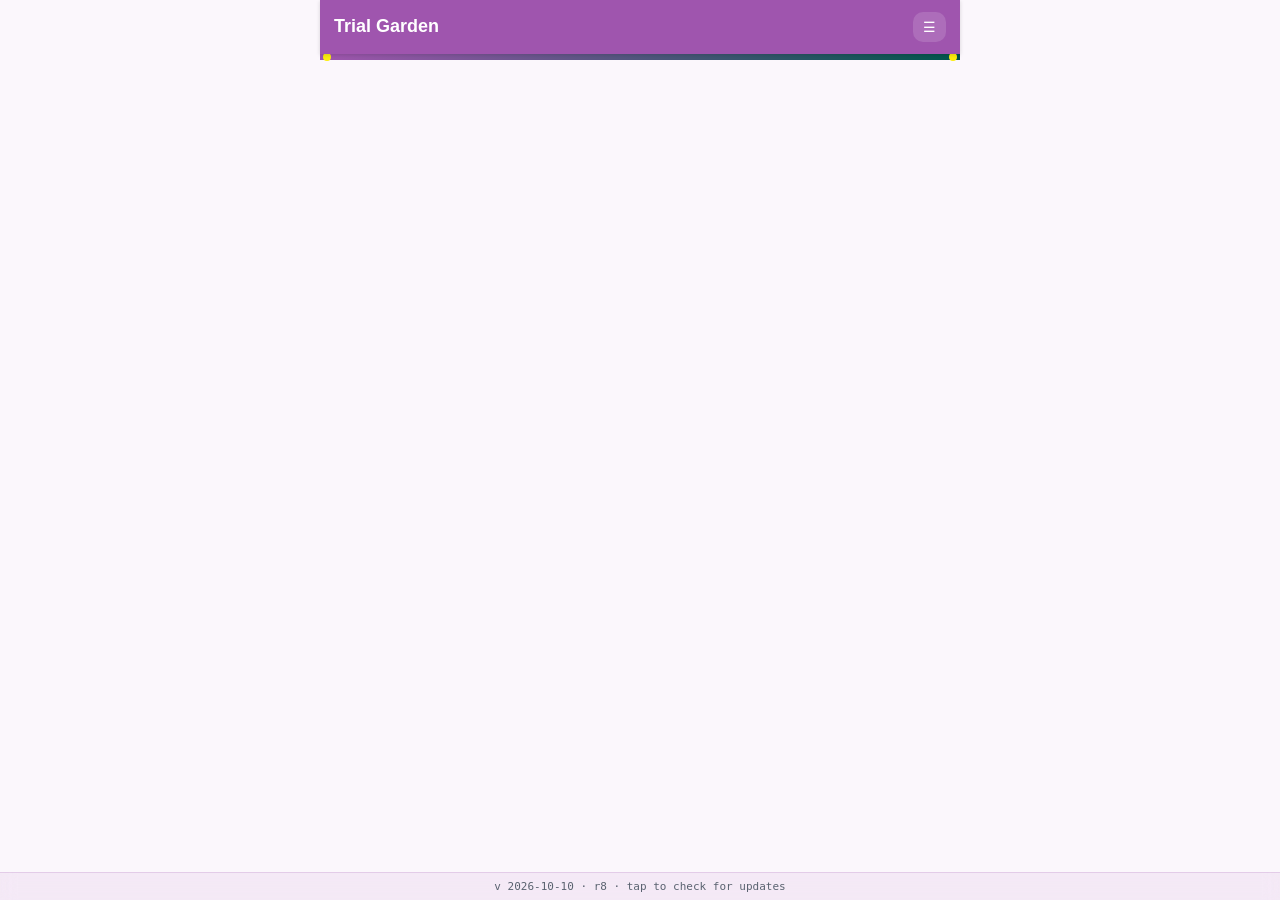
<file: site/index.html>
<!doctype html>
<html lang="en">
<head>
<meta charset="utf-8">
<meta name="viewport" content="width=device-width,initial-scale=1,viewport-fit=cover">
<meta name="theme-color" content="#9F55AE">
<meta name="mobile-web-app-capable" content="yes">
<meta name="apple-mobile-web-app-capable" content="yes">
<meta name="apple-mobile-web-app-title" content="TG Field">
<link rel="manifest" href="./mobile-manifest.webmanifest">
<link rel="icon" href="./icon-192.png">
<link rel="apple-touch-icon" href="./icon-192.png">
<title>Trial Garden Field</title>
<script src="https://alcdn.msauth.net/browser/2.35.0/js/msal-browser.min.js" async></script>
<style>
:root{
  /* Trial Garden Field = same brand tokens, but with PURPLE as the primary
     surface so it reads visually distinct from the (green-headed) AER Field App. */
  --green:#00554B; --green-dark:#003d37; --green-soft:#e0ede9;
  --purple:#9F55AE; --purple-dark:#7a3d87; --purple-soft:#f2e5f5;
  --yellow:#FBED0E; --yellow-soft:#fdf9c8;
  --bg:#FBF7FC; --card:#fff;   /* slight purple tint on background */
  --ink:#1c1f24; --muted:#5a6270; --muted-2:#8a94a1;
  --line:rgba(0,0,0,.08); --line-strong:#c8ccd3;
  --danger:#c62828; --danger-soft:#fdecea; --ok:#2e7d32;
  --radius:14px;
  --shadow:0 1px 2px rgba(0,0,0,.04), 0 4px 12px rgba(0,0,0,.04);
}
*{box-sizing:border-box}
html,body{margin:0;height:100%}
body{
  background:var(--bg); color:var(--ink);
  font:16px/1.4 -apple-system,BlinkMacSystemFont,"Segoe UI",Roboto,sans-serif;
  -webkit-text-size-adjust:100%;
}
.app{max-width:640px;margin:0 auto;min-height:100%;display:flex;flex-direction:column}
/* ---------- HEADER ---------- */
header{
  position:sticky;top:0;z-index:20;
  background:var(--purple);color:#fff;
  display:flex;align-items:center;gap:10px;
  padding:12px 14px;
  padding-top:calc(12px + env(safe-area-inset-top));
  box-shadow:0 1px 4px rgba(0,0,0,.15);
}
header .back{
  background:transparent;border:0;color:#fff;
  font-size:22px;line-height:1;padding:4px 6px;cursor:pointer;
  display:none;
}
header .back.on{display:block}
header h1{
  font-size:18px;margin:0;font-weight:700;flex:1;
  white-space:nowrap;overflow:hidden;text-overflow:ellipsis;
}
header .hbtn{
  background:rgba(255,255,255,.14);border:0;color:#fff;
  border-radius:10px;padding:7px 10px;font-size:14px;cursor:pointer;
}
header .badge{
  min-width:20px;height:20px;border-radius:10px;
  background:var(--yellow);color:#000;font-size:11px;font-weight:700;
  display:inline-flex;align-items:center;justify-content:center;
  padding:0 6px;margin-left:4px;
}
.accent{
  height:6px;background:linear-gradient(90deg,var(--purple),var(--green));
  position:relative;
}
.accent::after{
  content:"";position:absolute;right:3px;top:-1px;
  width:8px;height:8px;border-radius:50%;background:var(--yellow);
}
.accent::before{
  content:"";position:absolute;left:3px;top:-1px;
  width:8px;height:8px;border-radius:50%;background:var(--yellow);
}
main{
  flex:1;padding:16px;
  padding-bottom:calc(48px + env(safe-area-inset-bottom));
}
#versionFooter{
  position:fixed;left:0;right:0;bottom:0;
  padding:6px 12px;padding-bottom:calc(6px + env(safe-area-inset-bottom));
  background:rgba(159,85,174,.08);border-top:1px solid rgba(159,85,174,.2);
  font-size:11px;color:var(--muted);text-align:center;
  z-index:15;cursor:pointer;user-select:none;
  font-family:ui-monospace,monospace;
  backdrop-filter:blur(8px);
  -webkit-backdrop-filter:blur(8px);
}
#versionFooter:active{background:rgba(159,85,174,.16)}
#versionFooter.stale{background:rgba(251,237,14,.35);color:#7a5f00;font-weight:600}
.screen{display:none}
.screen.on{display:block;animation:fade .15s ease}
@keyframes fade{from{opacity:.4}to{opacity:1}}
/* ---------- CARDS / LISTS ---------- */
.card{
  background:var(--card);border:1px solid var(--line);
  border-radius:var(--radius);padding:14px;margin:0 0 12px;
  box-shadow:var(--shadow);
}
h2.section{
  font-size:13px;margin:18px 2px 8px;color:var(--muted);
  font-weight:700;text-transform:uppercase;letter-spacing:.03em;
}
label{
  display:block;font-size:13px;color:var(--muted);
  margin:0 0 4px;font-weight:600;
}
input,select,textarea{
  width:100%;font:inherit;padding:12px;
  border:1px solid var(--line-strong);border-radius:10px;
  background:#fff;color:var(--ink);
}
input:focus,select:focus,textarea:focus{
  outline:2px solid var(--purple);outline-offset:-1px;
}
textarea{min-height:80px;resize:vertical}
.btn{
  display:inline-flex;align-items:center;justify-content:center;gap:8px;
  width:100%;border:0;border-radius:12px;padding:14px 16px;
  font-size:16px;font-weight:700;cursor:pointer;
  background:var(--green);color:#fff;text-align:center;
  font-family:inherit;
}
.btn:active{transform:translateY(1px)}
.btn.secondary{background:#fff;color:var(--purple);border:1.5px solid var(--purple)}
.btn.ghost{background:#eef0f2;color:var(--ink)}
.btn.hero{padding:20px 16px;font-size:20px;flex-direction:column;gap:2px}
.btn.hero small{font-weight:500;font-size:12px;opacity:.9}
.btn.sm{width:auto;padding:9px 12px;font-size:14px;border-radius:10px}
.btn.danger{background:var(--danger);color:#fff}
.btn:disabled{opacity:.5;cursor:not-allowed}
.row{display:flex;gap:8px;align-items:center}
.row.wrap{flex-wrap:wrap}
.grow{flex:1}
.chip{
  display:inline-flex;align-items:center;gap:6px;
  padding:6px 10px;border-radius:20px;font-size:13px;font-weight:700;
  background:#eceff1;color:#607d8b;
}
.chip.green{background:var(--green-soft);color:var(--green)}
.chip.purple{background:var(--purple-soft);color:var(--purple)}
.chip.yellow{background:var(--yellow-soft);color:#7a5f00}
.chip.red{background:var(--danger-soft);color:var(--danger)}
.muted{color:var(--muted)}
.small{font-size:13px}
.mono{font-family:ui-monospace,monospace}
.kv{display:flex;gap:8px;padding:3px 0;font-size:15px}
.kv b{min-width:130px;color:var(--muted);font-weight:600}
.list-item{
  display:flex;gap:10px;align-items:center;
  padding:14px;border:1px solid var(--line);border-radius:12px;
  margin:0 0 8px;background:#fff;cursor:pointer;
}
.list-item .grow{flex:1;min-width:0}
.list-item .t{font-weight:700}
.list-item .s{font-size:13px;color:var(--muted);margin-top:2px}
.list-item .code{
  min-width:44px;text-align:center;font-family:ui-monospace,monospace;
  font-weight:700;color:var(--green);font-size:13px;
  background:var(--green-soft);border-radius:6px;padding:4px 6px;
}
.arrow{color:var(--muted-2);font-size:22px}
.banner{
  border-radius:10px;padding:10px 12px;margin:0 0 12px;font-size:14px;
}
.banner.warn{background:#fff3e0;color:#7a4f00;border:1px solid #ffcc80}
.banner.info{background:var(--green-soft);color:var(--green);border:1px solid #9ecfc6}
.banner.error{background:var(--danger-soft);color:var(--danger);border:1px solid #f5a5a0}
.empty{text-align:center;padding:40px 20px;color:var(--muted)}
.empty h3{color:var(--ink);margin:0 0 8px}
.empty p{margin:0 0 14px}
/* ---------- OBSERVATIONS ---------- */
.obs{
  background:#fff;border:1px solid var(--line);border-radius:12px;
  padding:10px 12px;margin:0 0 8px;
}
.obs .when{font-weight:600;font-size:13px}
.obs .who{color:var(--muted);font-size:12px}
.obs .body{white-space:pre-wrap;margin:6px 0}
.obs-photos{display:flex;flex-wrap:wrap;gap:6px}
.obs-photos img{
  width:72px;height:72px;border-radius:8px;object-fit:cover;
  border:1px solid var(--line);background:#eee;
}
/* ---------- PHOTO PICKER ---------- */
.photos{display:flex;flex-wrap:wrap;gap:8px;margin-top:8px}
.thumb{
  width:88px;height:88px;border-radius:10px;object-fit:cover;
  border:1px solid var(--line);position:relative;
}
.thumb .rm{
  position:absolute;top:-6px;right:-6px;width:22px;height:22px;
  border-radius:11px;background:var(--danger);color:#fff;border:2px solid #fff;
  display:flex;align-items:center;justify-content:center;font-size:13px;font-weight:700;
  cursor:pointer;
}
.addphoto{
  width:88px;height:88px;border-radius:10px;
  border:1.5px dashed var(--purple);background:#faf5fc;color:var(--purple);
  font-size:24px;display:flex;align-items:center;justify-content:center;cursor:pointer;
  flex-direction:column;gap:2px;font-family:inherit;
}
.addphoto small{font-size:10px;font-weight:600}
/* ---------- CAMERA / SCANNER ---------- */
#camWrap{
  position:fixed;inset:0;background:#000;z-index:50;
  display:none;flex-direction:column;
}
#camWrap.on{display:flex}
#camVideo{
  flex:1;width:100%;object-fit:cover;background:#000;
}
.cambar{
  display:flex;gap:12px;align-items:center;justify-content:center;
  padding:16px;padding-bottom:calc(24px + env(safe-area-inset-bottom));
  background:#000;
}
.cambar button{
  background:#fff;color:#000;border:0;border-radius:26px;
  padding:12px 20px;font-weight:700;font-family:inherit;font-size:15px;
}
.cambar button.dark{background:#333;color:#fff}
.scan-overlay{
  position:absolute;pointer-events:none;inset:0;
  display:flex;align-items:center;justify-content:center;
}
.scan-frame{
  width:70%;max-width:280px;aspect-ratio:1/1;
  border:3px solid #fff;border-radius:16px;
  box-shadow:0 0 0 9999px rgba(0,0,0,.35);
}
.scan-hint{
  position:absolute;bottom:120px;left:0;right:0;text-align:center;
  color:#fff;font-size:14px;padding:0 20px;
  text-shadow:0 1px 2px rgba(0,0,0,.6);
}
/* ---------- MODAL ---------- */
.modal-back{
  position:fixed;inset:0;background:rgba(0,0,0,.4);z-index:100;
  display:flex;align-items:flex-end;justify-content:center;
}
.modal-back.center{align-items:center;padding:16px}
.modal{
  background:#fff;border-radius:16px 16px 0 0;
  width:100%;max-width:640px;max-height:88vh;overflow:auto;
  padding-bottom:env(safe-area-inset-bottom);
}
.modal-back.center .modal{border-radius:16px;max-width:420px}
.modal-head{
  padding:14px 18px;border-bottom:1px solid var(--line);
  display:flex;align-items:center;justify-content:space-between;
  position:sticky;top:0;background:#fff;z-index:1;
}
.modal-head h3{margin:0;font-size:17px}
.modal-body{padding:16px 18px}
.modal-foot{
  padding:12px 18px;border-top:1px solid var(--line);
  display:flex;gap:8px;justify-content:flex-end;
  position:sticky;bottom:0;background:#fff;
}
/* ---------- PHOTO VIEWER (full-screen, zoom + pan + swipe) ---------- */
#photoViewer{
  position:fixed;inset:0;background:#000;z-index:200;
  display:none;flex-direction:column;
}
#photoViewer.on{display:flex}
#photoViewer .pv-top{
  display:flex;justify-content:space-between;align-items:center;gap:8px;
  padding:10px 12px;padding-top:calc(10px + env(safe-area-inset-top));
  background:rgba(0,0,0,.7);
}
#pvCount{color:#fff;font-size:14px;font-weight:600;flex:1;text-align:center}
#pvStage{
  flex:1;overflow:hidden;position:relative;touch-action:none;
  display:flex;align-items:center;justify-content:center;background:#000;
}
#pvImg{
  max-width:100%;max-height:100%;transform-origin:center center;
  will-change:transform;user-select:none;-webkit-user-drag:none;
  transition:transform .05s linear;
}
#photoViewer .pv-bar{
  display:flex;gap:8px;justify-content:center;align-items:center;
  padding:12px;padding-bottom:calc(12px + env(safe-area-inset-bottom));
  background:rgba(0,0,0,.7);
}
.pv-btn{
  background:rgba(255,255,255,.16);color:#fff;border:0;
  border-radius:10px;padding:11px 14px;font-size:14px;font-weight:600;
  cursor:pointer;font-family:inherit;min-width:44px;
}
.pv-btn:disabled{opacity:.4}
.pv-btn.danger{background:rgba(198,40,40,.9)}
.pv-btn.wide{flex:1}
/* ---------- MIC BUTTON (voice-to-text) ---------- */
.field-with-mic{position:relative}
.field-with-mic textarea{padding-right:52px}
.mic-btn{
  position:absolute;top:10px;right:10px;
  width:36px;height:36px;border-radius:18px;
  background:var(--purple-soft);color:var(--purple);border:1.5px solid var(--purple);
  font-size:18px;line-height:1;cursor:pointer;font-family:inherit;
  display:flex;align-items:center;justify-content:center;padding:0;
}
.mic-btn.rec{background:var(--danger);color:#fff;border-color:var(--danger);animation:pulse 1.2s infinite}
@keyframes pulse{0%,100%{transform:scale(1)}50%{transform:scale(1.08)}}
/* ---------- TOAST ---------- */
#toast{
  position:fixed;bottom:20px;left:50%;transform:translateX(-50%);
  background:#333;color:#fff;padding:10px 16px;border-radius:8px;
  font-size:14px;z-index:300;opacity:0;transition:opacity .2s;
  pointer-events:none;max-width:88%;text-align:center;
}
#toast.on{opacity:1}
#toast.error{background:var(--danger)}
#toast.success{background:var(--ok)}
/* ---------- EXIT BAR (back gesture on home screen) ---------- */
#exitBar{
  position:fixed;left:50%;bottom:16px;transform:translate(-50%,140%);
  width:min(92%,420px);background:#1c1f24;color:#fff;border-radius:14px;
  padding:12px 12px 12px 16px;display:flex;align-items:center;gap:10px;
  box-shadow:0 8px 24px rgba(0,0,0,.25);z-index:400;transition:transform .22s ease;
}
#exitBar.on{transform:translate(-50%,0)}
#exitBar .txt{flex:1;font-size:14px;line-height:1.3}
#exitBar .txt small{display:block;color:#b9c0c9;font-size:12px}
#exitBar button{border:0;border-radius:10px;padding:9px 14px;font:600 14px/1 inherit;font-family:inherit;cursor:pointer}
#exitBar .stay{background:#3a3f47;color:#fff}
#exitBar .close{background:var(--purple);color:#fff}
/* ---------- SPINNER ---------- */
.spinner{
  display:inline-block;width:16px;height:16px;
  border:2px solid rgba(255,255,255,.35);border-top-color:#fff;
  border-radius:50%;animation:spin .8s linear infinite;vertical-align:middle;
}
.spinner.dark{border-color:rgba(0,0,0,.15);border-top-color:var(--green)}
@keyframes spin{to{transform:rotate(360deg)}}
/* ---------- SYNC STATUS TILE ---------- */
.status-tile{
  display:flex;gap:10px;align-items:center;
  padding:10px 12px;background:#fff;border:1px solid var(--line);
  border-radius:12px;margin:0 0 12px;font-size:13px;
}
.status-tile .dot{width:10px;height:10px;border-radius:5px;background:var(--danger)}
.status-tile.ok .dot{background:var(--ok)}
.status-tile.warn .dot{background:var(--yellow)}
.status-tile .grow{flex:1;min-width:0}
.status-tile b{display:block;font-weight:600;font-size:13px}
.status-tile .m{color:var(--muted);font-size:12px}
</style>
</head>
<body>
<div class="app">
  <header>
    <button class="back" id="btnBack" aria-label="Back">←</button>
    <h1 id="hTitle">Trial Garden</h1>
    <button class="hbtn" id="btnMenu" aria-label="Menu">☰</button>
  </header>
  <div class="accent"></div>
  <main id="main"></main>
  <footer id="versionFooter" onclick="showVersionInfo()"></footer>
</div>
<div id="camWrap">
  <video id="camVideo" autoplay playsinline muted></video>
  <div class="scan-overlay"><div class="scan-frame"></div></div>
  <div class="scan-hint" id="scanHint">Point the camera at the label QR code</div>
  <div class="cambar">
    <button class="dark" id="camCancel">Cancel</button>
    <button id="camManual">Type code</button>
  </div>
</div>
<div id="photoViewer" aria-hidden="true">
  <div class="pv-top">
    <button class="pv-btn" id="pvClose">✕ Close</button>
    <span id="pvCount"></span>
    <button class="pv-btn danger" id="pvDelete">🗑 Delete</button>
  </div>
  <div id="pvStage"><img id="pvImg" alt=""></div>
  <div class="pv-bar">
    <button class="pv-btn" id="pvPrev">‹ Prev</button>
    <button class="pv-btn" id="pvZoomOut">－</button>
    <button class="pv-btn" id="pvReset">100%</button>
    <button class="pv-btn" id="pvZoomIn">＋</button>
    <button class="pv-btn" id="pvNext">Next ›</button>
  </div>
</div>
<div id="toast"></div>

<script>
/* ==================================================================
   Trial Garden Field — mobile PWA
   Signs in with Microsoft, resolves a shared OneDrive folder,
   reads _index.json, scans QR labels, records observations with photos
   and uploads them as "delta" files to _inbox/ for the desktop app.
   ================================================================== */

const APP_VERSION = "2026-10-10 · r8";

/* ---------- config ---------- */
const MSAL_CLIENT_ID  = "d3f7ecc6-cdf5-4a5a-8528-263b09f6e3a4";
const MSAL_AUTHORITY  = "https://login.microsoftonline.com/consumers";
const GRAPH_SCOPES    = ["Files.ReadWrite","User.Read"];
const SHARE_URL       = "https://1drv.ms/f/c/06cb787230e7d161/IgB-KkdiENHASIDTXpVNv267AWwQa9PoquGA7m2pxdX4wis";
const GRAPH_BASE      = "https://graph.microsoft.com/v1.0";

/* ---------- tiny helpers ---------- */
const $  = (s, r=document) => r.querySelector(s);
const $$ = (s, r=document) => Array.from(r.querySelectorAll(s));
const el = (tag, attrs={}, ...kids) => {
  const n = document.createElement(tag);
  for (const [k,v] of Object.entries(attrs||{})) {
    if (v == null) continue;
    if (k === "class") n.className = v;
    else if (k === "style" && typeof v === "object") Object.assign(n.style, v);
    else if (k.startsWith("on") && typeof v === "function") n.addEventListener(k.slice(2), v);
    else if (k === "html") n.innerHTML = v;
    else n.setAttribute(k, v);
  }
  for (const k of kids.flat()) {
    if (k == null || k === false) continue;
    n.appendChild(k.nodeType ? k : document.createTextNode(String(k)));
  }
  return n;
};
const esc = s => String(s ?? "").replace(/[&<>"']/g, c => ({"&":"&amp;","<":"&lt;",">":"&gt;",'"':"&quot;","'":"&#39;"}[c]));
const uid = (n=10) => (crypto.randomUUID ? crypto.randomUUID().replace(/-/g,"") : Math.random().toString(36).slice(2)).slice(0,n);
const nowISO = () => new Date().toISOString();
const todayISO = () => new Date().toISOString().slice(0,10);
const fmtDate = (iso) => iso ? new Date(iso).toLocaleDateString(undefined,{year:"numeric",month:"short",day:"numeric"}) : "";
const fmtDateTime = (iso) => iso ? new Date(iso).toLocaleString(undefined,{year:"numeric",month:"short",day:"numeric",hour:"2-digit",minute:"2-digit"}) : "";
const fmtBytes = b => { if(b==null) return ""; const u=["B","KB","MB","GB"], i=Math.min(u.length-1,Math.floor(Math.log(Math.max(b,1))/Math.log(1024))); return (b/Math.pow(1024,i)).toFixed(i?1:0)+" "+u[i]; };

function toast(msg, kind="") {
  const t = $("#toast");
  t.textContent = msg; t.className = "on " + kind;
  clearTimeout(toast._t);
  toast._t = setTimeout(()=>{ t.className = ""; }, kind==="error" ? 4200 : 2400);
}

/* ---------- IndexedDB (device buffer) ---------- */
const IDB_NAME = "tg-field-v1";
function idbOpen() {
  return new Promise((res, rej) => {
    const r = indexedDB.open(IDB_NAME, 1);
    r.onupgradeneeded = () => {
      const db = r.result;
      if (!db.objectStoreNames.contains("kv")) db.createObjectStore("kv");
      if (!db.objectStoreNames.contains("outbox")) db.createObjectStore("outbox", {keyPath:"id"});
      if (!db.objectStoreNames.contains("photos")) db.createObjectStore("photos", {keyPath:"id"});
    };
    r.onsuccess = () => res(r.result);
    r.onerror = () => rej(r.error);
  });
}
async function idbGet(store, key) {
  const db = await idbOpen();
  return new Promise((res, rej) => {
    const tx = db.transaction(store, "readonly");
    const req = tx.objectStore(store).get(key);
    req.onsuccess = () => res(req.result); req.onerror = () => rej(req.error);
  });
}
async function idbPut(store, val, key) {
  const db = await idbOpen();
  return new Promise((res, rej) => {
    const tx = db.transaction(store, "readwrite");
    const os = tx.objectStore(store);
    (key !== undefined) ? os.put(val, key) : os.put(val);
    tx.oncomplete = () => res(); tx.onerror = () => rej(tx.error);
  });
}
async function idbDelete(store, key) {
  const db = await idbOpen();
  return new Promise((res, rej) => {
    const tx = db.transaction(store, "readwrite");
    tx.objectStore(store).delete(key);
    tx.oncomplete = () => res(); tx.onerror = () => rej(tx.error);
  });
}
async function idbAll(store) {
  const db = await idbOpen();
  return new Promise((res, rej) => {
    const tx = db.transaction(store, "readonly");
    const req = tx.objectStore(store).getAll();
    req.onsuccess = () => res(req.result || []); req.onerror = () => rej(req.error);
  });
}

/* ---------- state ---------- */
const state = {
  msal: null, account: null,
  workspaceRef: null,    // {driveId, itemId} of the shared Trial Garden folder
  data: null,            // parsed _index.json
  dataFetchedAt: null,
  online: navigator.onLine,
  pending: 0,            // outbox count
  route: {view:"home"},
  history: []
};

/* ---------- MSAL ---------- */
let msalReadyPromise = null;
async function initMsal() {
  if (msalReadyPromise) return msalReadyPromise;
  msalReadyPromise = (async () => {
    // wait until msal-browser is loaded (async script)
    let waits = 0;
    while (typeof msal === "undefined" && waits < 60) { await new Promise(r=>setTimeout(r,100)); waits++; }
    if (typeof msal === "undefined") throw new Error("MSAL library did not load — are you online?");
    state.msal = new msal.PublicClientApplication({
      auth: {
        clientId: MSAL_CLIENT_ID,
        authority: MSAL_AUTHORITY,
        redirectUri: new URL("./redirect.html", location.href).href
      },
      cache: { cacheLocation: "localStorage", storeAuthStateInCookie: false }
    });
    await state.msal.initialize();
    const res = await state.msal.handleRedirectPromise();
    if (res && res.account) state.msal.setActiveAccount(res.account);
    else {
      const accs = state.msal.getAllAccounts();
      if (accs.length && !state.msal.getActiveAccount()) state.msal.setActiveAccount(accs[0]);
    }
    state.account = state.msal.getActiveAccount();
    return state.msal;
  })();
  return msalReadyPromise;
}
async function signIn() {
  await initMsal();
  try {
    await state.msal.loginRedirect({ scopes: GRAPH_SCOPES, prompt: "select_account" });
  } catch (e) {
    toast("Sign-in failed: " + (e.message || e), "error");
  }
}
async function signOut() {
  if (!state.msal) return;
  try { state.msal.setActiveAccount(null); } catch {}
  try {
    for (let i = localStorage.length - 1; i >= 0; i--) {
      const k = localStorage.key(i);
      if (k && (k.indexOf(MSAL_CLIENT_ID) >= 0 || k.indexOf("msal.") === 0)) localStorage.removeItem(k);
    }
  } catch {}
  state.account = null;
  msalReadyPromise = null;
  await idbDelete("kv", "workspaceRef");
  state.workspaceRef = null;
  toast("Signed out", "success");
  navigate({view:"home"});
}
async function getToken() {
  await initMsal();
  const acc = state.msal.getActiveAccount();
  if (!acc) throw new Error("Not signed in");
  try {
    const r = await state.msal.acquireTokenSilent({scopes:GRAPH_SCOPES, account:acc});
    return r.accessToken;
  } catch (e) {
    // fallback to redirect
    await state.msal.acquireTokenRedirect({scopes:GRAPH_SCOPES, account:acc});
    throw e;
  }
}

/* ---------- Graph helpers ---------- */
async function graph(path, opts={}) {
  const token = await getToken();
  const url = path.startsWith("http") ? path : GRAPH_BASE + path;
  const headers = Object.assign({ "Authorization": "Bearer " + token }, opts.headers || {});
  if (opts.json != null) {
    headers["Content-Type"] = "application/json";
    opts.body = JSON.stringify(opts.json);
    delete opts.json;
  }
  const r = await fetch(url, Object.assign({}, opts, {headers}));
  if (!r.ok) {
    let msg;
    try { const j = await r.json(); msg = j?.error?.message; } catch {}
    throw new Error(`Graph ${r.status} ${msg || r.statusText}`);
  }
  if (r.status === 204) return null;
  const ct = r.headers.get("content-type") || "";
  return ct.includes("json") ? await r.json() : await r.blob();
}

function encodeShareUrl(url) {
  const b64 = btoa(url).replace(/=+$/,"").replace(/\//g,"_").replace(/\+/g,"-");
  return "u!" + b64;
}
async function resolveWorkspace() {
  if (state.workspaceRef) return state.workspaceRef;
  const cached = await idbGet("kv", "workspaceRef");
  if (cached) { state.workspaceRef = cached; return cached; }
  const item = await graph(`/shares/${encodeShareUrl(SHARE_URL)}/driveItem`, {
    headers: { Prefer: "redeemSharingLinkIfNecessary" }
  });
  const driveId = item.parentReference?.driveId ?? item.remoteItem?.parentReference?.driveId;
  const itemId  = item.remoteItem?.id || item.id;
  if (!driveId || !itemId) throw new Error("Could not resolve shared Trial Garden folder — check the share link and access.");
  const ref = {driveId, itemId, name: item.name || "Trial Garden"};
  state.workspaceRef = ref;
  await idbPut("kv", ref, "workspaceRef");
  return ref;
}
function itemUrl(sub) {
  const {driveId, itemId} = state.workspaceRef;
  return `/drives/${driveId}/items/${itemId}${sub}`;
}
async function loadIndex({fresh=false} = {}) {
  if (!fresh && state.data) return state.data;
  await resolveWorkspace();
  try {
    const blob = await graph(itemUrl(`:/_index.json:/content`));
    const txt = await (blob instanceof Blob ? blob.text() : Promise.resolve(blob));
    state.data = JSON.parse(typeof txt === "string" ? txt : JSON.stringify(txt));
    state.dataFetchedAt = nowISO();
    await idbPut("kv", {data:state.data, at:state.dataFetchedAt}, "cachedIndex");
  } catch (e) {
    // fall back to cached copy
    const cached = await idbGet("kv", "cachedIndex");
    if (cached) {
      state.data = cached.data;
      state.dataFetchedAt = cached.at;
      toast("Offline — using cached data from " + fmtDateTime(cached.at), "");
    } else {
      throw e;
    }
  }
  return state.data;
}

/* ---------- data lookups ---------- */
function trialById(id)     { return state.data.trials.find(t=>t.id===id); }
function trialByCode(code) { return state.data.trials.find(t => (t.code||"").toLowerCase() === (code||"").toLowerCase()); }
function treatmentByCode(trial, code) { return trial.treatments.find(t=> (t.code||"").toLowerCase() === (code||"").toLowerCase()); }
function parseLabel(payload) {
  // payload example: TR-2026-0002-T07-R03
  const m = String(payload||"").trim().match(/^(.+?)-(T\d+)-R(\d+)$/i);
  if (!m) return null;
  return { trialCode: m[1], treatmentCode: m[2].toUpperCase(), replicate: parseInt(m[3],10) };
}
function resolveLabel(payload) {
  const p = parseLabel(payload);
  if (!p) return {error:"Not a Trial Garden label (expected e.g. TR-2026-0002-T07-R03)"};
  if (!state.data) return {error:"Trial data not loaded yet"};
  const trial = trialByCode(p.trialCode);
  if (!trial) return {error:`Trial "${p.trialCode}" not found in this workspace`, parsed:p};
  const treatment = treatmentByCode(trial, p.treatmentCode);
  if (!treatment) return {error:`Treatment "${p.treatmentCode}" not found in trial ${trial.code}`, parsed:p};
  const reps = treatment.replicatesOverride ?? trial.defaultReplicates ?? 3;
  if (p.replicate < 1 || p.replicate > reps) return {error:`Replicate ${p.replicate} out of range (1–${reps})`, parsed:p};
  return {trial, treatment, replicate:p.replicate};
}

/* ---------- OUTBOX ---------- */
async function refreshPendingCount() {
  const items = await idbAll("outbox");
  state.pending = items.filter(x => x.status !== "synced").length;
  const b = $("#hBadge"); if (b) b.textContent = state.pending || "";
}
async function enqueueObservation(observation, photoBlobs) {
  const id = "delta_" + uid(12);
  const now = nowISO();
  // photos → idb
  const photoRecs = [];
  for (const [i, blob] of photoBlobs.entries()) {
    const pid = id + "-p" + String(i+1).padStart(2,"0");
    const name = pid + "-" + (blob.name || `photo.jpg`).replace(/[^A-Za-z0-9._-]+/g,"_");
    await idbPut("photos", {id:pid, blob, name, mime: blob.type || "image/jpeg"});
    photoRecs.push({id:pid, name, size:blob.size, mime: blob.type || "image/jpeg"});
  }
  const record = {
    id, createdAt: now, status: "pending",
    observation, // {scope, trialId, targetId, replicate, at, author, text}
    photos: photoRecs,
    tries: 0
  };
  await idbPut("outbox", record);
  await refreshPendingCount();
  attemptSync().catch(()=>{});
  return record;
}
// Only one sync may run at a time. Before r8 two overlapping runs (save + "online" + app-visible events)
// could upload the same observation twice; the second upload had lost its photo list and overwrote the first.
let syncInFlight = null;
function attemptSync() {
  if (syncInFlight) return syncInFlight;
  syncInFlight = attemptSyncInner().finally(() => { syncInFlight = null; });
  return syncInFlight;
}
async function attemptSyncInner() {
  if (!navigator.onLine) return;
  if (!state.msal || !state.msal.getActiveAccount()) return;
  const items = await idbAll("outbox");
  const pending = items.filter(x => x.status !== "synced");
  if (!pending.length) return;
  await resolveWorkspace();
  for (const rec of pending) {
    try {
      await syncOne(rec);
    } catch (e) {
      console.warn("sync failed for", rec.id, e);
      rec.tries = (rec.tries||0) + 1;
      rec.lastError = String(e.message || e);
      await idbPut("outbox", rec);
    }
  }
  await refreshPendingCount();
  updateStatusTile();
}
async function syncOne(rec) {
  // re-read: another tab may have synced this record already
  const fresh = await idbGet("outbox", rec.id);
  if (fresh && fresh.status === "synced") return;
  if (fresh) rec = fresh;
  // Upload photos into _inbox/attachments/ and remember each upload on the record,
  // so a retry never sends the observation without the photos that were already uploaded
  rec.uploadedPhotos ||= [];
  for (const p of rec.photos || []) {
    if (rec.uploadedPhotos.some(u => u.id === p.id)) continue;
    const stored = await idbGet("photos", p.id);
    if (!stored) continue;
    await uploadFile(`:/_inbox/attachments/${p.name}:/content`, stored.blob, stored.mime);
    rec.uploadedPhotos.push({id:p.id, name:p.name, size: stored.blob.size, mime: p.mime});
    await idbPut("outbox", rec);
  }
  const uploaded = rec.uploadedPhotos;
  // Build delta json
  const trial = trialById(rec.observation.trialId);
  const delta = {
    schema: 1,
    kind: "field-delta",
    id: rec.id,
    createdAt: rec.createdAt,
    device: state.deviceId || (state.deviceId = getDeviceId()),
    account: state.msal.getActiveAccount()?.username || null,
    trialCode: trial?.code,
    trialId: rec.observation.trialId,
    observation: rec.observation,
    photos: uploaded.map(u => ({id:u.id, filename:u.name, size:u.size, mime:u.mime}))
  };
  const blob = new Blob([JSON.stringify(delta, null, 2)], {type:"application/json"});
  await uploadFile(`:/_inbox/${rec.id}.json:/content`, blob, "application/json");
  // done — mark synced, delete photos from idb
  rec.status = "synced";
  rec.syncedAt = nowISO();
  await idbPut("outbox", rec);
  for (const p of rec.photos || []) { try { await idbDelete("photos", p.id); } catch {} }
}
async function uploadFile(itemSub, blob, mime) {
  const token = await getToken();
  const url = GRAPH_BASE + itemUrl(itemSub);
  const r = await fetch(url, {
    method: "PUT",
    headers: {
      "Authorization": "Bearer " + token,
      "Content-Type": mime || "application/octet-stream"
    },
    body: blob
  });
  if (!r.ok) {
    let msg;
    try { const j = await r.json(); msg = j?.error?.message; } catch {}
    throw new Error(`Upload ${r.status} ${msg || r.statusText}`);
  }
  return r.json();
}
function getDeviceId() {
  let id = localStorage.getItem("tg-device-id");
  if (!id) { id = "dev_" + uid(10); localStorage.setItem("tg-device-id", id); }
  return id;
}

/* =====================================================================
   ROUTING / SCREENS
   ===================================================================== */
function navigate(route, {push=true} = {}) {
  if (push) state.history.push(state.route);
  state.route = route;
  render();
}
function goBack() {
  if (!state.history.length) { navigate({view:"home"}, {push:false}); return; }
  const prev = state.history.pop();
  state.route = prev;
  render();
}
function render() {
  // header title
  const titles = {
    home: "Trial Garden",
    trials: "Trials",
    trial: "Trial",
    treatment: "Treatment",
    replicate: "Replicate",
    outbox: "Outbox",
    settings: "Settings",
    signIn: "Sign in"
  };
  $("#hTitle").textContent = titles[state.route.view] || "Trial Garden";
  $("#btnBack").classList.toggle("on", state.history.length > 0);

  const main = $("#main");
  main.innerHTML = "";
  if (!state.account) { main.appendChild(renderSignIn()); return; }
  switch (state.route.view) {
    case "home":      main.appendChild(renderHome()); break;
    case "trials":    main.appendChild(renderTrials()); break;
    case "trial":     main.appendChild(renderTrial()); break;
    case "treatment": main.appendChild(renderTreatment()); break;
    case "replicate": main.appendChild(renderReplicate()); break;
    case "outbox":    main.appendChild(renderOutbox()); break;
    case "settings":  main.appendChild(renderSettings()); break;
    default:          main.appendChild(renderHome());
  }
}

/* ---------- SIGN-IN screen ---------- */
function renderSignIn() {
  const wrap = el("div", {class:"empty"});
  wrap.appendChild(el("h3", {}, "Sign in to Trial Garden"));
  wrap.appendChild(el("p", {}, "Use the Microsoft account that has access to the shared Trial Garden folder on OneDrive."));
  wrap.appendChild(el("button", {class:"btn", onclick:signIn}, "Sign in with Microsoft"));
  wrap.appendChild(el("p", {class:"small muted", style:{marginTop:"18px"}}, "Version " + APP_VERSION));
  return wrap;
}

/* ---------- HOME ---------- */
function renderHome() {
  const wrap = el("div");
  wrap.appendChild(renderStatusTile());
  wrap.appendChild(el("button", {class:"btn hero", style:{marginBottom:"12px"}, onclick:startScan},
    "📷 Scan label",
    el("small", {}, "Point camera at a QR code")
  ));
  wrap.appendChild(el("div", {class:"row", style:{gap:"10px", marginBottom:"12px"}},
    el("button", {class:"btn secondary", style:{flex:"1"}, onclick:()=>navigate({view:"trials"})}, "Browse trials"),
    el("button", {class:"btn secondary", style:{flex:"1"}, onclick:manualLabel}, "Type code")
  ));
  const pendingSummary = state.pending
    ? el("div", {class:"banner warn", style:{cursor:"pointer"}, onclick:()=>navigate({view:"outbox"})},
        state.pending + " observation(s) waiting to sync. Tap to view outbox.")
    : null;
  if (pendingSummary) wrap.appendChild(pendingSummary);
  wrap.appendChild(el("h2", {class:"section"}, "Recent"));
  const recentPanel = el("div", {id:"recentList"});
  wrap.appendChild(recentPanel);
  renderRecent(recentPanel);
  return wrap;
}
function renderStatusTile() {
  const tile = el("div", {class:"status-tile"});
  updateStatusTileEl(tile);
  return tile;
}
function updateStatusTileEl(tile) {
  const online = navigator.onLine;
  const signedIn = !!state.account;
  let kind = "ok", head = "All good", sub = "";
  if (!signedIn) { kind = ""; head = "Not signed in"; sub = "Tap Settings to sign in"; }
  else if (!online) { kind = "warn"; head = "Offline"; sub = state.pending ? (state.pending + " pending — will sync when online") : "Field observations will be queued"; }
  else if (state.pending) { kind = "warn"; head = "Syncing…"; sub = state.pending + " observation(s) in outbox"; }
  else if (state.dataFetchedAt) { head = "Ready"; sub = "Trial data as of " + fmtDateTime(state.dataFetchedAt); }
  else { head = "Signed in"; sub = "Loading trial data…"; }
  tile.className = "status-tile " + kind;
  tile.innerHTML = "";
  tile.appendChild(el("div", {class:"dot"}));
  tile.appendChild(el("div", {class:"grow"},
    el("b", {}, head),
    el("div", {class:"m"}, sub)
  ));
  tile.appendChild(el("button", {class:"btn sm ghost", onclick:async()=>{ tile.querySelector(".btn").disabled = true; try { await loadIndex({fresh:true}); await attemptSync(); toast("Refreshed","success"); render(); } catch(e){ toast("Refresh failed: "+e.message,"error"); } }}, "↻"));
}
function updateStatusTile() {
  const t = $(".status-tile"); if (t) updateStatusTileEl(t);
}

async function renderRecent(container) {
  container.innerHTML = "";
  const items = await idbAll("outbox");
  const recent = items.sort((a,b) => (b.createdAt||"").localeCompare(a.createdAt||"")).slice(0,6);
  if (!recent.length) {
    container.appendChild(el("div", {class:"muted small", style:{padding:"12px 4px"}}, "No recent observations from this device."));
    return;
  }
  for (const r of recent) {
    const trial = state.data ? trialById(r.observation.trialId) : null;
    const scopeLabel = r.observation.scope === "trial" ? "Trial"
      : r.observation.scope === "treatment" ? "Treatment"
      : "R" + String(r.observation.replicate).padStart(2,"0");
    container.appendChild(el("div", {class:"list-item", onclick:()=>viewOutboxItem(r)},
      el("div", {class:"code"}, (trial?.code || "?").slice(-6)),
      el("div", {class:"grow"},
        el("div", {class:"t"}, (r.observation.text||"(no text)").slice(0,60)),
        el("div", {class:"s"}, scopeLabel, " · ", fmtDateTime(r.createdAt),
          r.status==="synced" ? " · ✓ synced" : (r.status==="pending" ? " · ⏳ pending" : (" · ⚠ " + (r.lastError||"error"))))
      ),
      el("div", {class:"arrow"}, "›")
    ));
  }
}

/* ---------- TRIALS LIST ---------- */
function renderTrials() {
  const wrap = el("div");
  if (!state.data) {
    wrap.appendChild(el("div", {class:"empty"}, el("div",{class:"spinner dark"}), el("p",{}, "Loading trials…")));
    loadIndex().then(()=>render()).catch(e => toast("Load failed: "+e.message,"error"));
    return wrap;
  }
  if (!state.data.trials.length) {
    wrap.appendChild(el("div", {class:"empty"}, el("h3", {}, "No trials yet"), el("p", {}, "Create a trial from the desktop app.")));
    return wrap;
  }
  for (const t of state.data.trials) {
    const open = t.actions?.filter(a=>a.status==="open").length || 0;
    wrap.appendChild(el("div", {class:"list-item", onclick:()=>navigate({view:"trial", trialId:t.id})},
      el("div", {class:"code"}, t.code || ""),
      el("div", {class:"grow"},
        el("div", {class:"t"}, t.name || "(unnamed)"),
        el("div", {class:"s"}, (t.status||"planned").replace("_"," "),
          " · ", (t.treatments?.length || 0), " treatments")
      ),
      el("div", {class:"arrow"}, "›")
    ));
  }
  return wrap;
}

/* ---------- TRIAL DETAIL ---------- */
function renderTrial() {
  const wrap = el("div");
  if (!state.data) { loadIndex().then(()=>render()); return el("div", {class:"empty"}, el("div",{class:"spinner dark"})); }
  const t = trialById(state.route.trialId);
  if (!t) { toast("Trial not found","error"); return renderTrials(); }

  wrap.appendChild(el("div", {class:"card"},
    el("div", {class:"kv"}, el("b", {}, "Code"), el("span", {class:"mono"}, t.code||"")),
    el("div", {class:"kv"}, el("b", {}, "Name"), el("span", {}, t.name||"")),
    el("div", {class:"kv"}, el("b", {}, "Status"), el("span", {}, (t.status||"planned").replace("_"," "))),
    el("div", {class:"kv"}, el("b", {}, "Start"), el("span", {}, fmtDate(t.startDate) || "—")),
    el("div", {class:"kv"}, el("b", {}, "Treatments"), el("span", {}, String((t.treatments||[]).length)))
  ));
  wrap.appendChild(el("button", {class:"btn", onclick:()=>openAddObservation({scope:"trial", trialId:t.id, targetId:null, replicate:null})},
    "+ Add trial-level observation"));

  wrap.appendChild(el("h2", {class:"section"}, "Treatments"));
  const active = (t.treatments||[]).filter(x => x.active !== false);
  for (const tr of active) {
    wrap.appendChild(el("div", {class:"list-item", onclick:()=>navigate({view:"treatment", trialId:t.id, treatmentId:tr.id})},
      el("div", {class:"code"}, tr.code),
      el("div", {class:"grow"},
        el("div", {class:"t"}, tr.name || "(unnamed)"),
        el("div", {class:"s"}, (tr.replicatesOverride ?? t.defaultReplicates ?? 3) + " replicates" + (tr.isControl ? " · ★ control" : ""))
      ),
      el("div", {class:"arrow"}, "›")
    ));
  }
  return wrap;
}
/* ---------- TREATMENT DETAIL ---------- */
function renderTreatment() {
  const wrap = el("div");
  if (!state.data) { loadIndex().then(()=>render()); return el("div", {class:"empty"}, el("div",{class:"spinner dark"})); }
  const t = trialById(state.route.trialId);
  const tr = t && t.treatments.find(x=>x.id===state.route.treatmentId);
  if (!tr) { toast("Treatment not found","error"); return renderTrials(); }

  wrap.appendChild(el("div", {class:"card"},
    el("div", {class:"kv"}, el("b", {}, "Trial"), el("span", {}, t.code + " — " + (t.name||""))),
    el("div", {class:"kv"}, el("b", {}, "Treatment"), el("span", {class:"mono"}, tr.code)),
    el("div", {class:"kv"}, el("b", {}, "Name"), el("span", {}, tr.name || "")),
    el("div", {class:"kv"}, el("b", {}, "Replicates"), el("span", {}, String(tr.replicatesOverride ?? t.defaultReplicates ?? 3)))
  ));

  wrap.appendChild(el("button", {class:"btn", onclick:()=>openAddObservation({scope:"treatment", trialId:t.id, targetId:tr.id, replicate:null})},
    "+ Add treatment-level observation"));

  wrap.appendChild(el("h2", {class:"section"}, "Replicates"));
  const reps = tr.replicatesOverride ?? t.defaultReplicates ?? 3;
  for (let i=1; i<=reps; i++) {
    const code = "R" + String(i).padStart(2,"0");
    wrap.appendChild(el("div", {class:"list-item", onclick:()=>navigate({view:"replicate", trialId:t.id, treatmentId:tr.id, replicate:i})},
      el("div", {class:"code"}, code),
      el("div", {class:"grow"},
        el("div", {class:"t"}, "Replicate " + i),
        el("div", {class:"s"}, "QR: " + t.code + "-" + tr.code + "-" + code)
      ),
      el("div", {class:"arrow"}, "›")
    ));
  }
  return wrap;
}

/* ---------- REPLICATE DETAIL ---------- */
function renderReplicate() {
  const wrap = el("div");
  if (!state.data) { loadIndex().then(()=>render()); return el("div", {class:"empty"}, el("div",{class:"spinner dark"})); }
  const t = trialById(state.route.trialId);
  const tr = t && t.treatments.find(x=>x.id===state.route.treatmentId);
  const rep = state.route.replicate;
  if (!tr) { toast("Treatment not found","error"); return renderTrials(); }
  const code = "R" + String(rep).padStart(2,"0");
  wrap.appendChild(el("div", {class:"card"},
    el("div", {class:"kv"}, el("b", {}, "Trial"), el("span", {}, t.code)),
    el("div", {class:"kv"}, el("b", {}, "Treatment"), el("span", {}, tr.code + " — " + (tr.name||""))),
    el("div", {class:"kv"}, el("b", {}, "Replicate"), el("span", {class:"mono"}, code)),
    el("div", {class:"kv"}, el("b", {}, "QR payload"), el("span", {class:"mono small"}, t.code+"-"+tr.code+"-"+code))
  ));
  wrap.appendChild(el("button", {class:"btn hero", onclick:()=>openAddObservation({scope:"replicate", trialId:t.id, targetId:tr.id, replicate:rep})},
    "+ Add observation here",
    el("small", {}, "Text · photos · timestamp")));
  // recent observations from this device for this scope
  wrap.appendChild(el("h2", {class:"section"}, "Recent from this device"));
  const list = el("div"); wrap.appendChild(list);
  idbAll("outbox").then(items => {
    const filtered = items
      .filter(x => x.observation.scope === "replicate" && x.observation.targetId === tr.id && x.observation.replicate === rep)
      .sort((a,b) => (b.createdAt||"").localeCompare(a.createdAt||""));
    if (!filtered.length) list.appendChild(el("div", {class:"muted small"}, "No observations added from this device yet."));
    for (const r of filtered) list.appendChild(renderOutboxObs(r));
  });
  return wrap;
}
function renderOutboxObs(r) {
  const status = r.status === "synced" ? "✓ synced" : (r.status === "pending" ? "⏳ pending" : "⚠ " + (r.lastError||"error"));
  const wrap = el("div", {class:"obs"});
  wrap.appendChild(el("div", {class:"when"}, fmtDateTime(r.observation.at), el("span", {class:"who"}, " · " + (r.observation.author||"") + " · " + status)));
  wrap.appendChild(el("div", {class:"body"}, r.observation.text || ""));
  return wrap;
}

/* ---------- ADD OBSERVATION (bottom sheet) ---------- */
function openAddObservation(ctx) {
  const back = el("div", {class:"modal-back", onclick:(e)=>{ if (e.target===back) close(); }});
  const modal = el("div", {class:"modal"});
  const trial = trialById(ctx.trialId);
  const scopeLabel = ctx.scope === "trial" ? "Trial-level"
    : ctx.scope === "treatment" ? ("Treatment " + (trial.treatments.find(t=>t.id===ctx.targetId)?.code||""))
    : ("Replicate R" + String(ctx.replicate).padStart(2,"0"));

  modal.appendChild(el("div", {class:"modal-head"},
    el("h3", {}, "New observation"),
    el("button", {class:"btn sm ghost", onclick:close}, "×")));
  const body = el("div", {class:"modal-body"});
  body.appendChild(el("div", {class:"chip green", style:{marginBottom:"10px"}}, scopeLabel + " · " + (trial?.code||"")));
  const ta = el("textarea", {placeholder:"What did you see? (free text)"});
  const micBtn = el("button", {class:"mic-btn", type:"button",
    title:"Dictate — tap once to start, again to stop",
    onclick:(e)=>{ e.preventDefault(); toggleSpeech(ta, micBtn); }}, "🎤");
  body.appendChild(el("div", {class:"field-with-mic"}, ta, micBtn));
  body.appendChild(el("div", {style:{marginTop:"8px"}},
    el("label", {}, "Date"),
    (() => { const inp = el("input", {type:"date", value: todayISO()}); return inp; })()
  ));
  const dateInput = body.querySelector('input[type="date"]');
  body.appendChild(el("div", {style:{marginTop:"8px"}},
    el("label", {}, "Author"),
    (() => { const cached = localStorage.getItem("tg-author") || (state.msal?.getActiveAccount()?.name || ""); return el("input", {type:"text", value:cached, placeholder:"Your name"}); })()
  ));
  const authorInput = body.querySelectorAll('input[type="text"]')[body.querySelectorAll('input[type="text"]').length-1];

  const photos = [];
  const photoGrid = el("div", {class:"photos"});
  function renderPhotos() {
    photoGrid.innerHTML = "";
    photos.forEach((p, i) => {
      const src = URL.createObjectURL(p);
      const img = el("img", {class:"thumb", src, alt:p.name||"photo",
        onclick:()=>openPhotoViewer({
          photos, initialIndex:i,
          onDelete:(idx)=>{ photos.splice(idx,1); renderPhotos(); }
        })});
      const wrap = el("div", {style:{position:"relative"}}, img,
        el("div", {class:"rm", onclick:(e)=>{ e.stopPropagation(); photos.splice(i,1); renderPhotos(); }}, "×"));
      photoGrid.appendChild(wrap);
    });
    const addPhoto = async (files) => {
      const overlayText = overlayLinesFor(ctx);
      for (const f of files) {
        const burned = await burnOverlay(f, overlayText);
        // preserve a nice filename
        const stamp = new Date().toISOString().replace(/[:.]/g,"-").slice(0,19);
        const nice = new File([burned], `${stamp}.jpg`, {type: burned.type || "image/jpeg"});
        photos.push(nice);
      }
      renderPhotos();
    };
    const addCam = el("label", {class:"addphoto", title:"Take photo"},
      "📷", el("small", {}, "Camera"),
      el("input", {type:"file", accept:"image/*", capture:"environment", style:{display:"none"},
        onchange:async(e)=>{ const files = Array.from(e.target.files||[]); e.target.value = ""; if (!files.length) return; toast("Adding overlay…"); await addPhoto(files); toast("Photo added","success"); }}));
    const addPick = el("label", {class:"addphoto", title:"From gallery"},
      "🖼", el("small", {}, "Gallery"),
      el("input", {type:"file", accept:"image/*", multiple:"multiple", style:{display:"none"},
        onchange:async(e)=>{ const files = Array.from(e.target.files||[]); e.target.value = ""; if (!files.length) return; toast("Adding overlay…"); await addPhoto(files); toast(files.length + " photo(s) added","success"); }}));
    photoGrid.appendChild(addCam);
    photoGrid.appendChild(addPick);
  }
  body.appendChild(el("label", {style:{marginTop:"12px"}}, "Photos"));
  body.appendChild(photoGrid);
  renderPhotos();
  modal.appendChild(body);

  const foot = el("div", {class:"modal-foot"});
  foot.appendChild(el("button", {class:"btn sm ghost", onclick:close}, "Cancel"));
  const saveBtn = el("button", {class:"btn sm", style:{background:"var(--green)", color:"#fff"},
    onclick:async()=>{
      const text = ta.value.trim();
      if (!text && !photos.length) { toast("Type something or attach a photo", "error"); return; }
      saveBtn.disabled = true;
      const author = authorInput.value.trim();
      if (author) localStorage.setItem("tg-author", author);
      const [y,m,d] = (dateInput.value || todayISO()).split("-").map(Number);
      const now = new Date();
      const at = new Date(y, m-1, d, now.getHours(), now.getMinutes(), now.getSeconds()).toISOString();
      const observation = {
        scope: ctx.scope, trialId: ctx.trialId, targetId: ctx.targetId, replicate: ctx.replicate ?? null,
        at, author: author || null, text
      };
      try {
        await enqueueObservation(observation, photos);
        toast("Saved" + (navigator.onLine ? " · syncing…" : " · will sync when online"), "success");
        close(); render();
      } catch (e) {
        toast("Save failed: " + e.message, "error");
        saveBtn.disabled = false;
      }
    }}, "Save observation");
  foot.appendChild(saveBtn);
  modal.appendChild(foot);
  back.appendChild(modal);
  document.body.appendChild(back);
  function close() { try { document.body.removeChild(back); } catch {} }
  // back gesture: don't silently throw away a half-written observation
  back._onBack = async () => {
    if (!ta.value.trim() && !photos.length) { close(); return; }
    const ok = await confirmDialogSimple("Discard this observation? The text and photos you added will be lost.", "Discard");
    if (ok) close();
  };
}

/* ---------- OUTBOX ---------- */
async function renderOutboxAsync(wrap) {
  const items = (await idbAll("outbox")).sort((a,b) => (b.createdAt||"").localeCompare(a.createdAt||""));
  if (!items.length) {
    wrap.appendChild(el("div", {class:"empty"}, el("h3", {}, "Outbox is empty"), el("p", {}, "New observations you record will appear here.")));
    return;
  }
  const pending = items.filter(x => x.status !== "synced");
  wrap.appendChild(el("div", {class:"row", style:{marginBottom:"10px"}},
    el("div", {class:"grow small"},
      el("b", {}, pending.length + " pending"), " · ", (items.length - pending.length) + " synced"
    ),
    el("button", {class:"btn sm", style:{width:"auto"}, onclick:async()=>{ await attemptSync(); renderApp(); }}, "Sync now")
  ));
  for (const r of items) {
    const trial = trialById(r.observation.trialId);
    const scope = r.observation.scope === "trial" ? "Trial"
      : r.observation.scope === "treatment" ? "Treatment " + (trial?.treatments.find(t=>t.id===r.observation.targetId)?.code||"")
      : "R" + String(r.observation.replicate).padStart(2,"0");
    const statusChip = r.status === "synced"
      ? el("span", {class:"chip green"}, "✓ synced")
      : (r.status === "pending" ? el("span", {class:"chip yellow"}, "⏳ pending") : el("span", {class:"chip red"}, "⚠ error"));
    wrap.appendChild(el("div", {class:"obs"},
      el("div", {class:"when"}, fmtDateTime(r.createdAt),
        el("span", {class:"who"}, " · " + (trial?.code||"?") + " · " + scope + " · " + (r.observation.author||"")),
        el("span", {style:{marginLeft:"8px"}}, statusChip)),
      el("div", {class:"body"}, r.observation.text || ""),
      r.photos?.length ? el("div", {class:"small muted"}, r.photos.length + " photo(s)") : null,
      r.lastError ? el("div", {class:"small", style:{color:"var(--danger)"}}, r.lastError) : null,
      r.status === "synced"
        ? el("div", {class:"row", style:{justifyContent:"flex-end", marginTop:"6px"}},
            el("button", {class:"btn sm ghost", onclick:async()=>{ await idbDelete("outbox", r.id); render(); }}, "Dismiss"))
        : el("div", {class:"row", style:{justifyContent:"flex-end", marginTop:"6px"}},
            el("button", {class:"btn sm ghost", onclick:async()=>{ try { await syncOne(r); toast("Synced","success"); } catch(e){ toast("Retry failed: "+e.message,"error"); } render(); }}, "Retry"),
            el("button", {class:"btn sm ghost", style:{color:"var(--danger)"}, onclick:async()=>{ await idbDelete("outbox", r.id); render(); }}, "Discard"))
    ));
  }
}
function renderOutbox() {
  const wrap = el("div");
  renderOutboxAsync(wrap);
  return wrap;
}
async function viewOutboxItem(r) {
  navigate({view:"outbox"});
}
function renderApp() { render(); }

/* ---------- SETTINGS ---------- */
function renderSettings() {
  const wrap = el("div");
  const acc = state.msal?.getActiveAccount();
  wrap.appendChild(el("div", {class:"card"},
    el("h2", {class:"section", style:{margin:"0 0 6px"}}, "Account"),
    el("div", {}, acc ? (acc.name || acc.username || "signed in") : "Not signed in"),
    acc ? el("div", {class:"muted small"}, acc.username || "") : null,
    el("div", {style:{marginTop:"10px"}},
      acc
        ? el("button", {class:"btn ghost", onclick:signOut}, "Sign out")
        : el("button", {class:"btn", onclick:signIn}, "Sign in with Microsoft"))
  ));
  wrap.appendChild(el("div", {class:"card"},
    el("h2", {class:"section", style:{margin:"0 0 6px"}}, "Workspace"),
    el("div", {}, state.workspaceRef ? ("Shared folder: " + esc(state.workspaceRef.name)) : "Not connected"),
    el("div", {class:"muted small"}, state.dataFetchedAt ? ("Data last refreshed " + fmtDateTime(state.dataFetchedAt)) : ""),
    el("div", {style:{marginTop:"10px"}},
      el("button", {class:"btn sm", style:{width:"auto"}, onclick:async()=>{
        try { await loadIndex({fresh:true}); toast("Refreshed","success"); render(); }
        catch(e){ toast("Refresh failed: "+e.message,"error"); }
      }}, "Refresh trial data"))
  ));
  wrap.appendChild(el("div", {class:"card"},
    el("h2", {class:"section", style:{margin:"0 0 6px"}}, "Voice input"),
    el("div", {class:"muted small", style:{marginBottom:"8px"}},
      "Language the 🎤 button uses to convert speech into text."),
    (() => {
      const cur = localStorage.getItem("tg-speech-lang") || navigator.language || "en-US";
      const sel = el("select", {},
        ...[
          ["en-US", "English (US)"],
          ["en-GB", "English (UK)"],
          ["nl-NL", "Dutch (Nederlands)"],
          ["am-ET", "Amharic (አማርኛ)"],
        ].map(([code, label]) => {
          const o = el("option", {value:code}, label);
          if (code === cur) o.selected = true;
          return o;
        }));
      sel.onchange = () => { localStorage.setItem("tg-speech-lang", sel.value); toast("Voice language: " + sel.value, "success"); };
      return sel;
    })()
  ));
  wrap.appendChild(el("div", {class:"card"},
    el("h2", {class:"section", style:{margin:"0 0 6px"}}, "About"),
    el("div", {class:"muted small"},
      "Trial Garden Field · ", APP_VERSION, el("br"),
      "Data source: the shared Trial Garden folder on OneDrive.")
  ));
  return wrap;
}

/* =====================================================================
   CAMERA / QR SCANNER
   ===================================================================== */
let camStream = null, scanTimer = null, barcodeDetector = null;
async function startScan() {
  if (!("mediaDevices" in navigator && navigator.mediaDevices.getUserMedia)) {
    toast("Camera not available on this device — using code entry instead");
    return manualLabel();
  }
  try { camStream = await navigator.mediaDevices.getUserMedia({video: {facingMode: {ideal:"environment"}}}); }
  catch (e) { toast("Camera denied — try Type code", "error"); return manualLabel(); }
  const v = $("#camVideo"); v.srcObject = camStream;
  $("#camWrap").classList.add("on");
  $("#scanHint").textContent = "Point the camera at the label QR code";
  // barcode detection
  if ("BarcodeDetector" in window) {
    try { barcodeDetector = new BarcodeDetector({formats:["qr_code"]}); }
    catch { barcodeDetector = null; }
  }
  clearInterval(scanTimer);
  scanTimer = setInterval(scanTick, 500);
}
async function scanTick() {
  const v = $("#camVideo");
  if (!v || v.readyState < 2) return;
  if (!barcodeDetector) return; // fall back to manual only
  try {
    const results = await barcodeDetector.detect(v);
    if (results && results.length) {
      const raw = results[0].rawValue || results[0].rawValue;
      if (raw) onLabelScanned(String(raw));
    }
  } catch (e) { /* ignore */ }
}
function stopScan() {
  clearInterval(scanTimer); scanTimer = null;
  $("#camWrap").classList.remove("on");
  const v = $("#camVideo"); if (v) v.srcObject = null;
  if (camStream) { for (const t of camStream.getTracks()) t.stop(); camStream = null; }
}
function onLabelScanned(payload) {
  stopScan();
  goToLabel(payload);
}
function goToLabel(payload) {
  const res = resolveLabel(payload);
  if (res.error) {
    toast(res.error, "error");
    if (res.parsed) {
      // show a small info modal so user knows they scanned something
      showLabelMismatch(payload, res);
    }
    return;
  }
  navigate({view:"replicate", trialId:res.trial.id, treatmentId:res.treatment.id, replicate:res.replicate});
}
function showLabelMismatch(payload, res) {
  const back = el("div", {class:"modal-back center", onclick:(e)=>{ if (e.target===back) document.body.removeChild(back); }});
  const modal = el("div", {class:"modal"});
  modal.appendChild(el("div", {class:"modal-head"}, el("h3", {}, "Label not found")));
  modal.appendChild(el("div", {class:"modal-body"},
    el("p", {}, res.error),
    el("div", {class:"chip", style:{marginTop:"4px"}}, payload)
  ));
  modal.appendChild(el("div", {class:"modal-foot"},
    el("button", {class:"btn sm ghost", onclick:()=>document.body.removeChild(back)}, "Close"),
    el("button", {class:"btn sm", style:{width:"auto",background:"var(--green)",color:"#fff"}, onclick:async()=>{ document.body.removeChild(back); try { await loadIndex({fresh:true}); goToLabel(payload); } catch(e){ toast("Refresh failed","error"); } }}, "Refresh trial data")
  ));
  back.appendChild(modal);
  document.body.appendChild(back);
}
function manualLabel() {
  const back = el("div", {class:"modal-back center", onclick:(e)=>{ if (e.target===back) document.body.removeChild(back); }});
  const modal = el("div", {class:"modal"});
  modal.appendChild(el("div", {class:"modal-head"}, el("h3", {}, "Type label code")));
  const input = el("input", {type:"text", placeholder:"e.g. TR-2026-0002-T07-R03", autofocus:"autofocus"});
  modal.appendChild(el("div", {class:"modal-body"},
    input,
    el("div", {class:"small muted", style:{marginTop:"6px"}}, "Format: <TrialCode>-<TreatmentCode>-R##")
  ));
  modal.appendChild(el("div", {class:"modal-foot"},
    el("button", {class:"btn sm ghost", onclick:()=>document.body.removeChild(back)}, "Cancel"),
    el("button", {class:"btn sm", style:{width:"auto",background:"var(--green)",color:"#fff"}, onclick:()=>{
      const v = input.value.trim(); if (!v) return;
      document.body.removeChild(back);
      goToLabel(v);
    }}, "Go")
  ));
  back.appendChild(modal);
  document.body.appendChild(back);
  setTimeout(()=>input.focus(), 50);
}
$("#camCancel").addEventListener("click", stopScan);
$("#camManual").addEventListener("click", ()=>{ stopScan(); manualLabel(); });

/* ---------- header buttons ---------- */
$("#btnBack").addEventListener("click", goBack);
$("#btnMenu").addEventListener("click", () => openMenu());
function openMenu() {
  const back = el("div", {class:"modal-back", onclick:(e)=>{ if (e.target===back) document.body.removeChild(back); }});
  const modal = el("div", {class:"modal"});
  modal.appendChild(el("div", {class:"modal-head"}, el("h3", {}, "Menu")));
  const body = el("div", {class:"modal-body"});
  const nav = (route) => { document.body.removeChild(back); navigate(route); };
  body.appendChild(el("button", {class:"btn ghost", style:{marginBottom:"8px"}, onclick:()=>nav({view:"home"})}, "🏠 Home"));
  body.appendChild(el("button", {class:"btn ghost", style:{marginBottom:"8px"}, onclick:()=>nav({view:"trials"})}, "◈ Trials"));
  body.appendChild(el("button", {class:"btn ghost", style:{marginBottom:"8px"}, onclick:()=>nav({view:"outbox"})},
    "✉ Outbox", state.pending ? el("span", {class:"chip yellow", style:{marginLeft:"8px"}}, String(state.pending)) : null));
  body.appendChild(el("button", {class:"btn ghost", onclick:()=>nav({view:"settings"})}, "⚙ Settings"));
  modal.appendChild(body);
  back.appendChild(modal);
  document.body.appendChild(back);
}

/* =====================================================================
   PHOTO OVERLAY  (burn trial + treatment info onto every captured photo)
   ===================================================================== */
function overlayLinesFor(ctx) {
  // ctx = {scope, trialId, targetId, replicate}
  // At most 3 lines, in this order:
  //   1. <TrialCode> · <TreatmentCode> · R## (or "all reps" for treatment-level shots)
  //   2. Treatment (or trial) name — omitted for trial-scope shots with no name
  //   3. Timestamp
  if (!state.data) return [];
  const trial = trialById(ctx.trialId);
  if (!trial) return [];
  const stamp = new Date().toLocaleString(undefined, {year:"numeric", month:"short", day:"numeric", hour:"2-digit", minute:"2-digit"});
  const lines = [];
  if (ctx.scope === "trial") {
    lines.push(trial.code || "");
    if (trial.name) lines.push(trial.name);
    lines.push(stamp);
  } else {
    const tr = trial.treatments.find(x => x.id === ctx.targetId);
    // always the same order: trial · treatment · replicate
    const parts = [trial.code || "", tr?.code || ""];
    parts.push(ctx.scope === "replicate" ? "R" + String(ctx.replicate).padStart(2,"0") : "all reps");
    lines.push(parts.filter(Boolean).join(" · "));
    if (tr?.name) lines.push(tr.name);
    lines.push(stamp);
  }
  return lines.slice(0, 3);
}
async function burnOverlay(blob, lines) {
  if (!lines || !lines.length) return blob;
  try {
    // Prefer createImageBitmap (respects EXIF orientation on modern browsers)
    let bmp;
    try { bmp = await createImageBitmap(blob, {imageOrientation:"from-image"}); }
    catch { bmp = await createImageBitmap(blob); }
    const w = bmp.width, h = bmp.height;
    const canvas = document.createElement("canvas");
    canvas.width = w; canvas.height = h;
    const ctx = canvas.getContext("2d");
    ctx.drawImage(bmp, 0, 0);
    // font size proportional to shortest side
    const shortSide = Math.min(w, h);
    const fontPx = Math.max(18, Math.round(shortSide * 0.032));
    const pad = Math.round(fontPx * 0.7);
    ctx.font = `bold ${fontPx}px -apple-system,BlinkMacSystemFont,"Segoe UI",Roboto,sans-serif`;
    ctx.textBaseline = "top";
    // measure & wrap each line to canvas width (- 2*pad)
    const maxW = w - 2*pad;
    const MAX_LINES = 3;
    const drawn = [];
    outer: for (const raw of lines) {
      if (!raw) continue;
      const words = String(raw).split(/\s+/);
      let cur = "";
      for (const wd of words) {
        const cand = cur ? cur + " " + wd : wd;
        if (ctx.measureText(cand).width > maxW && cur) {
          drawn.push(cur);
          if (drawn.length >= MAX_LINES) break outer;
          cur = wd;
        } else cur = cand;
      }
      if (cur) {
        drawn.push(cur);
        if (drawn.length >= MAX_LINES) break;
      }
    }
    // Ellipsize the last kept line if it's the third and there was more to draw.
    if (drawn.length === MAX_LINES) {
      const last = drawn[MAX_LINES - 1];
      // measure last line + ellipsis and truncate if it would still overflow
      let s = last;
      while (ctx.measureText(s + "…").width > maxW && s.length > 1) s = s.slice(0, -1);
      if (s !== last) drawn[MAX_LINES - 1] = s + "…";
    }
    const lineH = fontPx + Math.round(fontPx * 0.25);
    const stripH = Math.min(drawn.length * lineH + 2*pad, Math.round(h * 0.4));
    // dark strip
    ctx.fillStyle = "rgba(0,0,0,0.72)";
    ctx.fillRect(0, h - stripH, w, stripH);
    // brand accent line at the top of the strip
    ctx.fillStyle = "#9F55AE";
    ctx.fillRect(0, h - stripH, w, 3);
    ctx.fillStyle = "#fff";
    for (let i = 0; i < drawn.length; i++) {
      ctx.fillText(drawn[i], pad, h - stripH + pad + i * lineH);
    }
    // yellow "vein" dot on the right of the accent line
    ctx.fillStyle = "#FBED0E";
    ctx.beginPath();
    ctx.arc(w - Math.round(pad*0.6), h - stripH + 1, 5, 0, Math.PI*2);
    ctx.fill();

    const out = await new Promise(res => canvas.toBlob(res, "image/jpeg", 0.88));
    return out || blob;
  } catch (e) {
    console.warn("overlay burn failed:", e);
    return blob;
  }
}

/* =====================================================================
   PHOTO VIEWER  (full-screen with zoom / pan / prev / next / delete)
   ===================================================================== */
const pv = {
  photos: null,        // array-of-Blob or array-of-{blob, name}
  index: 0,
  onDelete: null,
  scale: 1,
  tx: 0, ty: 0,
  pointerA: null, pointerB: null,
  urls: []
};
function openPhotoViewer({photos, initialIndex=0, onDelete=null}) {
  pv.photos = photos;
  pv.index = Math.max(0, Math.min(initialIndex, photos.length - 1));
  pv.onDelete = onDelete;
  pv.scale = 1; pv.tx = 0; pv.ty = 0;
  // create object URLs for each photo (deferred)
  pv.urls = photos.map(p => (p instanceof Blob) ? URL.createObjectURL(p) : (p.url || (p.blob ? URL.createObjectURL(p.blob) : null)));
  $("#pvDelete").style.display = onDelete ? "" : "none";
  $("#photoViewer").classList.add("on");
  pvUpdate();
  document.body.style.overflow = "hidden";
}
function pvUpdate() {
  if (!pv.photos || !pv.photos.length) { closePhotoViewer(); return; }
  pv.index = Math.max(0, Math.min(pv.index, pv.photos.length - 1));
  $("#pvImg").src = pv.urls[pv.index] || "";
  $("#pvCount").textContent = (pv.index + 1) + " / " + pv.photos.length;
  $("#pvPrev").disabled = pv.index === 0;
  $("#pvNext").disabled = pv.index === pv.photos.length - 1;
  pvApplyTransform();
}
function pvApplyTransform() {
  const img = $("#pvImg");
  img.style.transform = `translate(${pv.tx}px, ${pv.ty}px) scale(${pv.scale})`;
}
function pvResetZoom() { pv.scale = 1; pv.tx = 0; pv.ty = 0; pvApplyTransform(); }
function pvNext() { if (pv.index < pv.photos.length - 1) { pv.index++; pvResetZoom(); pvUpdate(); } }
function pvPrev() { if (pv.index > 0) { pv.index--; pvResetZoom(); pvUpdate(); } }
function pvZoom(factor) { pv.scale = Math.max(1, Math.min(6, pv.scale * factor)); if (pv.scale === 1) { pv.tx = pv.ty = 0; } pvApplyTransform(); }
function pvDelete() {
  if (!pv.onDelete || !pv.photos.length) return;
  const idx = pv.index;
  // release the URL for the deleted one
  const u = pv.urls[idx]; if (u && u.startsWith("blob:")) URL.revokeObjectURL(u);
  pv.urls.splice(idx, 1);
  pv.onDelete(idx);
  if (!pv.photos.length) { closePhotoViewer(); return; }
  if (pv.index >= pv.photos.length) pv.index = pv.photos.length - 1;
  pvResetZoom();
  pvUpdate();
}
function closePhotoViewer() {
  $("#photoViewer").classList.remove("on");
  document.body.style.overflow = "";
  for (const u of pv.urls) if (u && u.startsWith("blob:")) URL.revokeObjectURL(u);
  pv.urls = []; pv.photos = null; pv.onDelete = null;
}
/* pointer / touch handlers for pinch + pan + swipe */
(function bindPV(){
  const stage = $("#pvStage");
  const active = new Map();
  let startDist = 0, startScale = 1, startTx = 0, startTy = 0, startX = 0, startY = 0, swipeCandidate = false;
  stage.addEventListener("pointerdown", e => {
    stage.setPointerCapture(e.pointerId);
    active.set(e.pointerId, {x:e.clientX, y:e.clientY});
    if (active.size === 1) {
      startX = e.clientX; startY = e.clientY;
      startTx = pv.tx; startTy = pv.ty;
      swipeCandidate = pv.scale === 1;
    } else if (active.size === 2) {
      const pts = [...active.values()];
      startDist = Math.hypot(pts[0].x - pts[1].x, pts[0].y - pts[1].y);
      startScale = pv.scale;
      swipeCandidate = false;
    }
  });
  stage.addEventListener("pointermove", e => {
    if (!active.has(e.pointerId)) return;
    active.set(e.pointerId, {x:e.clientX, y:e.clientY});
    if (active.size === 2) {
      const pts = [...active.values()];
      const d = Math.hypot(pts[0].x - pts[1].x, pts[0].y - pts[1].y);
      if (startDist > 0) {
        pv.scale = Math.max(1, Math.min(6, startScale * (d / startDist)));
        if (pv.scale === 1) { pv.tx = pv.ty = 0; }
        pvApplyTransform();
      }
    } else if (active.size === 1 && pv.scale > 1) {
      pv.tx = startTx + (e.clientX - startX);
      pv.ty = startTy + (e.clientY - startY);
      pvApplyTransform();
    }
  });
  stage.addEventListener("pointerup", e => {
    const rec = active.get(e.pointerId);
    active.delete(e.pointerId);
    if (rec && swipeCandidate && active.size === 0) {
      const dx = e.clientX - startX, dy = e.clientY - startY;
      if (Math.abs(dx) > 60 && Math.abs(dy) < 40) {
        if (dx < 0) pvNext(); else pvPrev();
      }
    }
  });
  stage.addEventListener("pointercancel", e => active.delete(e.pointerId));
  // double-tap to zoom
  let lastTap = 0;
  stage.addEventListener("click", e => {
    const now = Date.now();
    if (now - lastTap < 350) { pvZoom(pv.scale > 1 ? 0.5 : 2); }
    lastTap = now;
  });
})();
$("#pvClose").addEventListener("click", closePhotoViewer);
$("#pvPrev").addEventListener("click", pvPrev);
$("#pvNext").addEventListener("click", pvNext);
$("#pvZoomIn").addEventListener("click", () => pvZoom(1.4));
$("#pvZoomOut").addEventListener("click", () => pvZoom(1/1.4));
$("#pvReset").addEventListener("click", pvResetZoom);
$("#pvDelete").addEventListener("click", async () => {
  if (!(await confirmDialogSimple("Delete this photo?"))) return;
  pvDelete();
});
document.addEventListener("keydown", e => {
  if (!$("#photoViewer").classList.contains("on")) return;
  if (e.key === "Escape") closePhotoViewer();
  else if (e.key === "ArrowLeft") pvPrev();
  else if (e.key === "ArrowRight") pvNext();
  else if (e.key === "+" || e.key === "=") pvZoom(1.4);
  else if (e.key === "-") pvZoom(1/1.4);
  else if (e.key === "0") pvResetZoom();
});
async function confirmDialogSimple(message, okLabel = "Delete") {
  return new Promise(res => {
    const back = el("div", {class:"modal-back center", onclick:(e)=>{ if (e.target===back) { document.body.removeChild(back); res(false); } }});
    const modal = el("div", {class:"modal"});
    modal.appendChild(el("div", {class:"modal-body"}, el("p", {}, message)));
    modal.appendChild(el("div", {class:"modal-foot"},
      el("button", {class:"btn sm ghost", onclick:()=>{ document.body.removeChild(back); res(false); }}, "Cancel"),
      el("button", {class:"btn sm", style:{background:"var(--danger)", color:"#fff", width:"auto"},
        onclick:()=>{ document.body.removeChild(back); res(true); }}, okLabel)
    ));
    back.appendChild(modal); document.body.appendChild(back);
  });
}

/* =====================================================================
   VOICE-TO-TEXT (Web Speech API) — 🎤 button on the observation textarea

   Android Chrome ends recognition every ~60 s (or on silence) and we
   auto-restart it. Three well-known dictation bugs stack on top of each
   other and used to produce output like
     "the / the plants / the plants are / the plants are just / …"
   The fix (mirrors AER Field App r20):

     1) Same-index re-delivery: within one session the browser can hand
        back the same final result at the same index multiple times
        because ev.resultIndex doesn't advance. Guard: only accept a
        final on a strictly HIGHER index than the highest we've already
        committed in this session (sessionMaxFinal).

     2) Progressive finalization: Android commits each interim as a
        separate final at a NEW index — "the" (final idx 0), "the
        plants" (final idx 1), "the plants are" (final idx 2), … Each
        is genuinely new text, so naive dedup misses it. Guard: if the
        new final starts with the last-committed one as a prefix
        (followed by a space or comma), REPLACE the last entry instead
        of appending — same phrase growing.

     3) Restart-echo: some phones re-emit the previous session's last
        final as index 0 of the new session. Guard: skip when the
        incoming final equals the last-committed one (case-insensitive).

   State lives outside the recognizer so it survives auto-restarts.
   ===================================================================== */
let recog = null, recogBtn = null;
let _sp = { ta: null, prefix: "", committed: [], lastCommittedLC: "", sessionMaxFinal: -1 };

function speechLang() {
  return localStorage.getItem("tg-speech-lang") || navigator.language || "en-US";
}
function toggleSpeech(ta, btn) {
  if (recog && recog._active && recogBtn === btn) { stopSpeech(); return; }
  if (recog && recog._active) stopSpeech();
  startSpeech(ta, btn);
}
function _renderSpeech(interim) {
  if (!_sp.ta) return;
  const body = (_sp.committed.join(" ") + (interim ? " " + interim : "")).trim();
  _sp.ta.value = (_sp.prefix + body).replace(/\s+/g, " ").trim();
}
function startSpeech(ta, btn) {
  const SR = window.SpeechRecognition || window.webkitSpeechRecognition;
  if (!SR) { toast("Voice input isn't available on this device", "error"); return; }
  recog = new SR();
  recog.lang = speechLang();
  recog.interimResults = true;
  recog.continuous = true;

  // Snapshot the textarea contents at press-time; everything typed BEFORE
  // the mic went on is preserved via prefix, everything dictated after it
  // is rebuilt from committed[] on every event so a re-emitted result can't
  // leak through.
  _sp.ta = ta;
  _sp.prefix = ta.value ? ta.value.replace(/\s+$/, "") + " " : "";
  _sp.committed = [];
  _sp.lastCommittedLC = "";
  _sp.sessionMaxFinal = -1;

  recog.onresult = (ev) => {
    let interim = "";
    for (let i = 0; i < ev.results.length; i++) {
      const r = ev.results[i];
      const text = ((r[0] && r[0].transcript) || "").trim();
      if (!text) continue;
      if (r.isFinal) {
        // GUARD 1 — strictly higher index than any final we've committed
        if (i > _sp.sessionMaxFinal) {
          _sp.sessionMaxFinal = i;
          const lc = text.toLowerCase();
          const lastLC = _sp.lastCommittedLC;
          if (lc === lastLC) {
            // GUARD 3 — exact repeat = restart-echo, skip
          } else if (lastLC && (lc.startsWith(lastLC + " ") || lc.startsWith(lastLC + ","))) {
            // GUARD 2 — progressive finalization: new final extends the last
            //           committed one, so REPLACE instead of appending
            _sp.committed[_sp.committed.length - 1] = text;
            _sp.lastCommittedLC = lc;
          } else {
            _sp.committed.push(text);
            _sp.lastCommittedLC = lc;
          }
        }
      } else {
        // GUARD 4 — only take interim past the last finalized index, so a
        // stale mid-progression interim can't tag onto the tail
        if (i > _sp.sessionMaxFinal) {
          interim += (interim ? " " : "") + text;
        }
      }
    }
    _renderSpeech(interim);
  };
  recog.onerror = (e) => {
    if (e && (e.error === "not-allowed" || e.error === "service-not-allowed")) {
      toast("Microphone permission needed", "error"); stopSpeech();
    } else if (e && e.error === "no-speech") { /* keep listening */ }
    else if (e && e.error === "language-not-supported") {
      toast("Language " + recog.lang + " not supported — using en-US", "error");
      stopSpeech();
      localStorage.setItem("tg-speech-lang", "en-US");
    } else if (e && e.error) {
      toast("Voice: " + e.error, "error"); stopSpeech();
    }
  };
  recog.onend = () => {
    if (recog && recog._active) {
      _sp.sessionMaxFinal = -1; // fresh index space in the new session
      try { recog.start(); } catch {}
    } else {
      if (recogBtn) { recogBtn.classList.remove("rec"); recogBtn.textContent = "🎤"; recogBtn = null; }
      recog = null;
    }
  };
  recog._active = true;
  recogBtn = btn;
  btn.classList.add("rec");
  btn.textContent = "⏹";
  try { recog.start(); } catch (e) { console.warn(e); }
}
function stopSpeech() {
  if (recog) { recog._active = false; try { recog.stop(); } catch {} }
  if (recogBtn) { recogBtn.classList.remove("rec"); recogBtn.textContent = "🎤"; recogBtn = null; }
}

/* =====================================================================
   VERSION FOOTER  (visible confirmation that a refresh landed)
   ===================================================================== */
function updateVersionFooter() {
  const f = document.getElementById("versionFooter");
  if (!f) return;
  f.textContent = `v ${APP_VERSION}  ·  tap to check for updates`;
}
async function getSwCacheName() {
  try {
    if (!("caches" in window)) return null;
    const keys = await caches.keys();
    return keys.find(k => k.startsWith("trialgarden-field-")) || null;
  } catch { return null; }
}
async function showVersionInfo() {
  const cacheName = await getSwCacheName();
  const reg = ("serviceWorker" in navigator) ? await navigator.serviceWorker.getRegistration().catch(()=>null) : null;
  const online = navigator.onLine;
  const back = el("div", {class:"modal-back center", onclick:(e)=>{ if (e.target===back) document.body.removeChild(back); }});
  const modal = el("div", {class:"modal"});
  modal.appendChild(el("div", {class:"modal-head"}, el("h3", {}, "App version")));
  modal.appendChild(el("div", {class:"modal-body"},
    el("div", {class:"kv"}, el("b", {}, "App"), el("span", {class:"mono"}, APP_VERSION)),
    el("div", {class:"kv"}, el("b", {}, "Cache"), el("span", {class:"mono small"}, cacheName || "—")),
    el("div", {class:"kv"}, el("b", {}, "Online"), el("span", {}, online ? "yes" : "no")),
    el("div", {class:"kv"}, el("b", {}, "SW installed"), el("span", {}, reg ? "yes" : "no")),
    el("p", {class:"muted small", style:{marginTop:"10px"}},
      "Force refresh downloads the latest app files from the server, clears the on-device cache, and reloads. Use this after a new version is deployed."),
    el("button", {class:"btn", style:{marginTop:"10px"}, onclick:forceRefresh}, "🔄 Force refresh")
  ));
  modal.appendChild(el("div", {class:"modal-foot"},
    el("button", {class:"btn sm ghost", onclick:()=>document.body.removeChild(back)}, "Close")
  ));
  back.appendChild(modal); document.body.appendChild(back);
}
async function forceRefresh() {
  try {
    if ("caches" in window) {
      const keys = await caches.keys();
      await Promise.all(keys.map(k => caches.delete(k)));
    }
    if ("serviceWorker" in navigator) {
      const regs = await navigator.serviceWorker.getRegistrations();
      for (const r of regs) { try { await r.unregister(); } catch {} }
    }
  } catch (e) { console.warn(e); }
  // hard reload with a cache-buster on the URL
  const u = new URL(location.href);
  u.searchParams.set("_r", Date.now().toString(36));
  location.replace(u.toString());
}
// Poll the server for a newer index.html; if the APP_VERSION string changes, mark footer as stale
async function checkForUpdate() {
  try {
    const r = await fetch(location.pathname.replace(/[^/]*$/, "") + "index.html", {cache:"no-store"});
    if (!r.ok) return;
    const html = await r.text();
    const m = html.match(/const APP_VERSION\s*=\s*"([^"]+)"/);
    if (m && m[1] !== APP_VERSION) {
      const f = document.getElementById("versionFooter");
      if (f) { f.classList.add("stale"); f.textContent = `v ${APP_VERSION}  ·  newer v ${m[1]} available — tap`; }
    }
  } catch { /* offline, ignore */ }
}

/* =====================================================================
   BOOT
   ===================================================================== */
window.addEventListener("online", () => { updateStatusTile(); attemptSync().catch(()=>{}); });
window.addEventListener("offline", () => updateStatusTile());

/* =====================================================================
   BACK GESTURE / BACK BUTTON
   Swiping back never closes the app straight away: it closes the open
   sheet or camera first, then steps back one screen. On the home screen
   a bar asks whether to close — swipe back again or tap Close to leave.
   ===================================================================== */
const backNav = { exiting:false, barTimer:null };
function armBackTrap() { try { history.pushState({tgTrap:Date.now()}, ""); } catch {} }
function handleInAppBack() {
  // 1. camera / QR scanner
  if ($("#camWrap")?.classList.contains("on")) { stopScan(); return true; }
  // 2. topmost sheet or dialog
  const sheets = document.querySelectorAll(".modal-back");
  if (sheets.length) {
    const top = sheets[sheets.length - 1];
    if (typeof top._onBack === "function") top._onBack(); else top.click();
    return true;
  }
  // 3. previous screen
  if (state.history.length) { goBack(); return true; }
  // 4. any other screen without history → home
  if (state.account && state.route.view !== "home") { navigate({view:"home"}, {push:false}); return true; }
  return false;
}
function hideExitBar(rearm = true) {
  clearTimeout(backNav.barTimer);
  $("#exitBar")?.classList.remove("on");
  if (rearm) armBackTrap();
}
function showExitBar() {
  let bar = $("#exitBar");
  if (!bar) {
    bar = el("div", {id:"exitBar", role:"alertdialog", "aria-label":"Close app"},
      el("div", {class:"txt"}, "Close Trial Garden Field?", el("small", {}, "Swipe back again to close")),
      el("button", {class:"stay", onclick:()=>hideExitBar(true)}, "Stay"),
      el("button", {class:"close", onclick:()=>exitApp()}, "Close"));
    document.body.appendChild(bar);
  }
  requestAnimationFrame(() => bar.classList.add("on"));
  clearTimeout(backNav.barTimer);
  // no answer → stay in the app
  backNav.barTimer = setTimeout(() => hideExitBar(true), 4000);
}
function exitApp() {
  backNav.exiting = true;
  clearTimeout(backNav.barTimer);
  $("#exitBar")?.classList.remove("on");
  history.back();                       // leave the app's first history entry → app closes
  setTimeout(() => { try { window.close(); } catch {} }, 300);
}
window.addEventListener("popstate", () => {
  if (backNav.exiting) return;
  if ($("#exitBar")?.classList.contains("on")) { exitApp(); return; }   // second swipe on home
  if (handleInAppBack()) { armBackTrap(); return; }
  showExitBar();   // on home: the trap is used up, so the next swipe closes the app
});
armBackTrap();

(async function boot() {
  updateVersionFooter();
  try {
    await initMsal();
    state.account = state.msal.getActiveAccount();
    await refreshPendingCount();
    if (state.account) {
      // load workspace + index in background
      try {
        await resolveWorkspace();
        await loadIndex({fresh:true});
      } catch (e) {
        toast("Could not load trial data: " + e.message, "error");
        // fall back to cache if any
        const cached = await idbGet("kv", "cachedIndex");
        if (cached) { state.data = cached.data; state.dataFetchedAt = cached.at; }
      }
      attemptSync().catch(()=>{});
    }
  } catch (e) {
    console.error(e);
    toast("Startup: " + e.message, "error");
  }
  render();
  // service worker
  if ("serviceWorker" in navigator) {
    try { await navigator.serviceWorker.register("./mobile-sw.js"); } catch (e) { console.warn(e); }
  }
  // check server for a newer version every time the app comes to the foreground
  checkForUpdate();
  document.addEventListener("visibilitychange", () => {
    if (document.visibilityState === "visible") checkForUpdate();
  });
})();
</script>
</body>
</html>
</file>
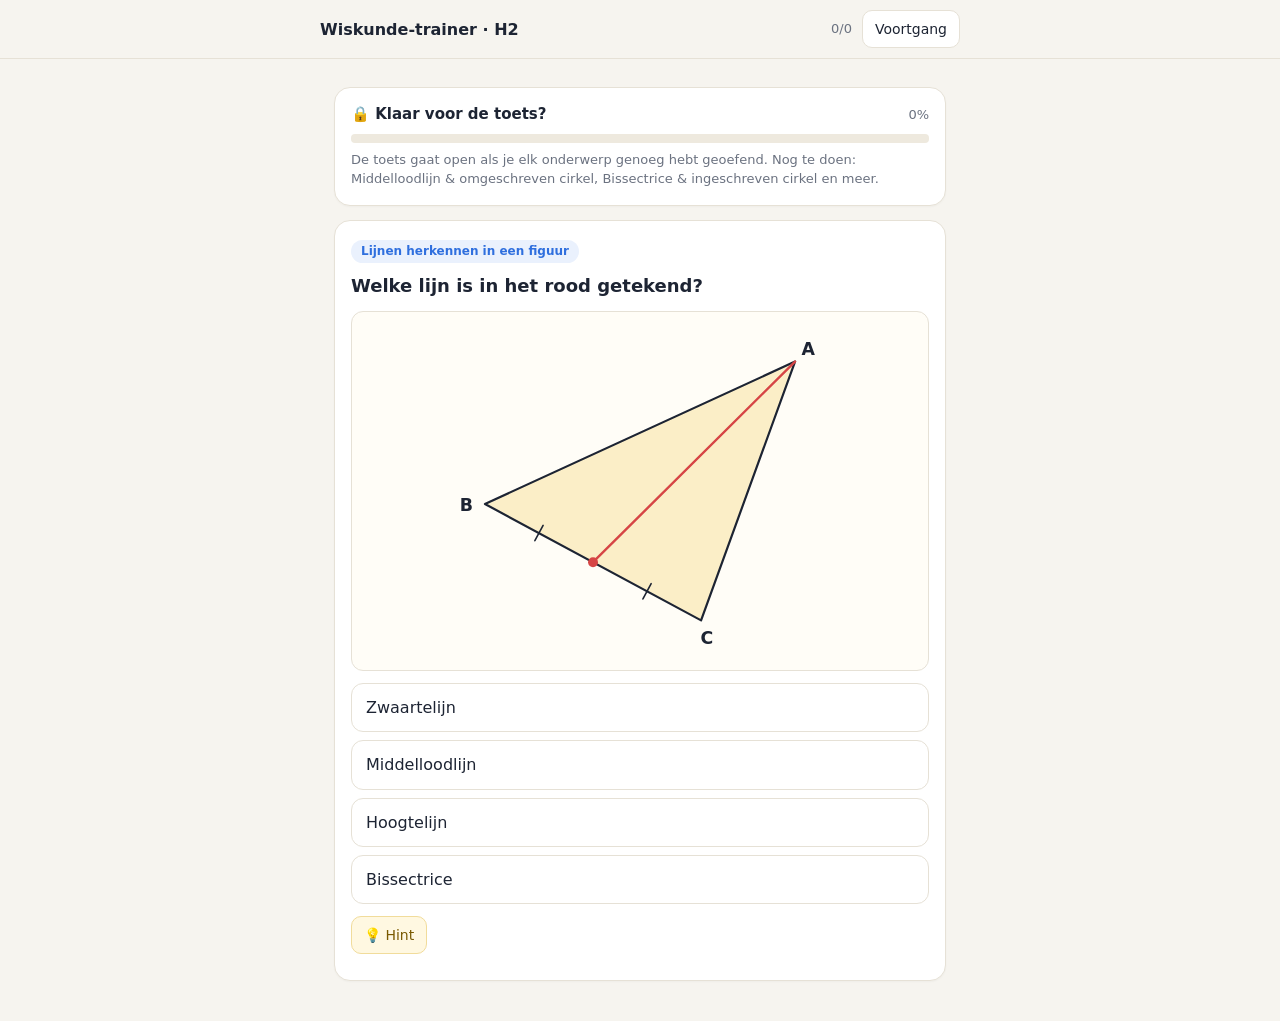
<file: site/wiskunde/index.html>
<!DOCTYPE html>
<html lang="nl">
<head>
<meta charset="utf-8">
<meta name="viewport" content="width=device-width,initial-scale=1">
<meta name="theme-color" content="#f6f4ef">
<title>Wiskunde-trainer – Hoofdstuk 2</title>
<style>
:root{--bg:#f6f4ef;--card:#fff;--ink:#1d2433;--mute:#6b7280;--line:#e6e1d6;--accent:#2f6fde;--ok:#1f9d55;--okbg:#e7f6ed;--bad:#d64545;--badbg:#fdecec;--fig:#fbeec7;--hint:#fff8e1}
*{box-sizing:border-box}
html,body{margin:0}
body{font-family:system-ui,-apple-system,"Segoe UI",Roboto,sans-serif;background:var(--bg);color:var(--ink);-webkit-tap-highlight-color:transparent;font-size:17px;line-height:1.45}
header{position:sticky;top:0;z-index:5;background:var(--bg);border-bottom:1px solid var(--line);padding:10px 16px}
.hrow{display:flex;align-items:center;gap:10px;max-width:640px;margin:0 auto}
.title{font-weight:700;font-size:16px;flex:1}
.stats{font-size:13px;color:var(--mute);white-space:nowrap}
.btn{border:1px solid var(--line);background:var(--card);color:var(--ink);border-radius:10px;padding:8px 12px;font:inherit;font-size:14px;cursor:pointer}
.btn.primary{background:var(--accent);border-color:var(--accent);color:#fff;font-weight:600}
.btn.go{background:var(--ok);border-color:var(--ok);color:#fff;font-weight:600}
.btn:disabled{opacity:.5;cursor:default}
main{max-width:640px;margin:0 auto;padding:14px 14px 40px}
.card{background:var(--card);border:1px solid var(--line);border-radius:16px;padding:16px;box-shadow:0 1px 2px rgba(0,0,0,.03);margin-top:14px}
.card:first-child{margin-top:0}
.chip{display:inline-block;font-size:12px;font-weight:600;color:var(--accent);background:#eaf1fd;border-radius:999px;padding:3px 10px;margin-bottom:10px}
.chip.retry{color:#9a5b00;background:#fff3dc}
.chip.test{color:#fff;background:var(--ink)}
.prompt{font-size:18px;font-weight:600;margin:0 0 12px}
.fig{width:100%;height:auto;max-height:360px;display:block;margin:4px 0 12px;background:#fffdf7;border:1px solid var(--line);border-radius:12px;overflow:hidden;touch-action:manipulation}
.fig.tap{cursor:crosshair}
.opts{display:flex;flex-direction:column;gap:8px}
.opt{text-align:left;border:1.5px solid var(--line);background:#fff;border-radius:12px;padding:12px 14px;font:inherit;font-size:16px;color:var(--ink);cursor:pointer}
.opt.right{border-color:var(--ok);background:var(--okbg)}
.opt.wrong{border-color:var(--bad);background:var(--badbg)}
.opt.chosen{border-color:var(--accent);background:#eaf1fd}
.numrow{display:flex;gap:8px;align-items:center}
.numrow input{flex:1;min-width:0;font:inherit;font-size:20px;padding:10px 12px;border:1.5px solid var(--line);border-radius:12px}
.numrow .unit{color:var(--mute);font-size:16px}
.fb{margin-top:14px;border-radius:12px;padding:12px 14px;font-size:15.5px;display:none}
.fb.ok{display:block;background:var(--okbg);border:1px solid #bfe5cc}
.fb.bad{display:block;background:var(--badbg);border:1px solid #f3c4c4}
.fb b.v{display:block;font-size:16px;margin-bottom:4px}
.next{margin-top:14px;width:100%;padding:13px;font-size:16px;display:none}
.hintbtn{margin-top:12px;background:var(--hint);border-color:#f1dc9b;color:#7a5a00}
.hints{margin-top:10px;display:flex;flex-direction:column;gap:8px}
.hintbox{background:var(--hint);border:1px solid #f1dc9b;border-radius:12px;padding:10px 12px;font-size:15px}
.hintbox b{color:#7a5a00}
.panel{display:none}
.panel.open{display:block}
.sk{display:grid;grid-template-columns:1fr 64px;gap:4px 10px;align-items:center;padding:8px 0;border-bottom:1px solid var(--line);font-size:14.5px}
.sk:last-child{border-bottom:0}
.bar{grid-column:1 / -1;height:7px;background:#eee9de;border-radius:4px;overflow:hidden}
.bar i{display:block;height:100%;border-radius:4px;transition:width .4s}
.pct{text-align:right;font-variant-numeric:tabular-nums;color:var(--mute);font-size:13px}
.sel{width:100%;font:inherit;font-size:15px;padding:10px;border-radius:10px;border:1px solid var(--line);background:#fff;margin:6px 0 12px}
.small{font-size:13px;color:var(--mute)}
.row{display:flex;gap:8px;flex-wrap:wrap;margin-top:12px}
h3{margin:0 0 6px;font-size:16px}
.ready{display:flex;flex-direction:column;gap:8px}
.ready .top{display:flex;align-items:center;gap:10px}
.ready .top b{flex:1;font-size:15px}
.ready .bar{height:9px}
.ready.done{border-color:#bfe5cc;background:var(--okbg)}
.grade{font-size:56px;font-weight:800;line-height:1;margin:6px 0}
.grade.pass{color:var(--ok)}.grade.fail{color:var(--bad)}
.rv{border-top:1px solid var(--line);padding:12px 0}
.rv .h{display:flex;gap:8px;align-items:baseline;font-weight:600}
.rv .mark{font-size:18px}
.rv .ans{font-size:14.5px;margin-top:4px}
.rv .ex{font-size:14.5px;margin-top:6px;background:#f8f6f1;border-radius:10px;padding:8px 10px}
.hist{font-size:14px;display:flex;justify-content:space-between;padding:4px 0;border-bottom:1px dashed var(--line)}
.illus{margin-top:10px}.illus .fig{margin:6px 0 6px;max-height:250px;background:#fff}.illus .cap{font-size:14px;color:#374151}
.prog{height:5px;background:#eee9de;border-radius:3px;overflow:hidden;margin:-2px 0 12px}
.prog i{display:block;height:100%;background:var(--ink)}
</style>
</head>
<body>
<header><div class="hrow">
  <div class="title">Wiskunde-trainer · H2</div>
  <div class="stats" id="stats">0/0</div>
  <button class="btn" id="progBtn">Voortgang</button>
</div></header>
<main>
  <section class="card panel" id="panel">
    <h3>Oefenen</h3>
    <select class="sel" id="topic"></select>
    <h3>Beheersing per onderwerp</h3>
    <div class="small" style="margin-bottom:6px">Onderwerpen die je minder goed beheerst, komen vaker langs. Foute vragen komen een paar vragen later terug. Een goed antwoord na een hint telt minder mee.</div>
    <div id="skills"></div>
    <div id="histwrap" style="margin-top:12px"></div>
    <div class="row">
      <button class="btn" id="closePanel">Terug naar de vragen</button>
      <button class="btn" id="resetBtn">Voortgang wissen</button>
    </div>
  </section>
  <section class="card ready" id="ready"></section>
  <section class="card" id="qcard">
    <span class="chip" id="chip"></span>
    <div class="prog" id="tprog" style="display:none"><i></i></div>
    <p class="prompt" id="prompt"></p>
    <div id="figwrap"></div>
    <div id="answer"></div>
    <button class="btn hintbtn" id="hintBtn">💡 Hint</button>
    <div class="hints" id="hints"></div>
    <div class="fb" id="fb"></div>
    <button class="btn primary next" id="nextBtn">Volgende vraag</button>
    <div class="row" id="testctl" style="display:none"><button class="btn" id="quitBtn">Toets stoppen</button></div>
  </section>
  <section class="card panel" id="result"></section>
</main>
<script>
/* ---------- helpers ---------- */
const R=(a,b)=>a+Math.random()*(b-a);
const RI=(a,b)=>Math.floor(R(a,b+1));
const pick=a=>a[Math.floor(Math.random()*a.length)];
const shuffle=a=>{a=a.slice();for(let i=a.length-1;i>0;i--){const j=Math.floor(Math.random()*(i+1));[a[i],a[j]]=[a[j],a[i]]}return a};
const fmt=n=>{const r=Math.round(n*100)/100;return String(r).replace('.',',')};
const P=(x,y)=>({x,y});
const add=(p,q)=>P(p.x+q.x,p.y+q.y), sub=(p,q)=>P(p.x-q.x,p.y-q.y), mul=(p,k)=>P(p.x*k,p.y*k);
const len=p=>Math.hypot(p.x,p.y), dist=(p,q)=>len(sub(p,q)), mid=(p,q)=>P((p.x+q.x)/2,(p.y+q.y)/2);
const norm=p=>{const l=len(p)||1;return P(p.x/l,p.y/l)}, perp=p=>P(-p.y,p.x);
const dot=(p,q)=>p.x*q.x+p.y*q.y;
const angleAt=(A,B,C)=>Math.acos(Math.max(-1,Math.min(1,dot(sub(B,A),sub(C,A))/(dist(A,B)*dist(A,C)))));
function circumcenter(A,B,C){const d=2*(A.x*(B.y-C.y)+B.x*(C.y-A.y)+C.x*(A.y-B.y));const a2=A.x*A.x+A.y*A.y,b2=B.x*B.x+B.y*B.y,c2=C.x*C.x+C.y*C.y;return P((a2*(B.y-C.y)+b2*(C.y-A.y)+c2*(A.y-B.y))/d,(a2*(C.x-B.x)+b2*(A.x-C.x)+c2*(B.x-A.x))/d)}
function incenter(A,B,C){const a=dist(B,C),b=dist(A,C),c=dist(A,B),s=a+b+c;return P((a*A.x+b*B.x+c*C.x)/s,(a*A.y+b*B.y+c*C.y)/s)}
const centroid=(A,B,C)=>P((A.x+B.x+C.x)/3,(A.y+B.y+C.y)/3);
function orthocenter(A,B,C){const O=circumcenter(A,B,C);return sub(add(add(A,B),C),mul(O,2))}
function foot(p,a,b){const d=sub(b,a);const t=dot(sub(p,a),d)/dot(d,d);return add(a,mul(d,t))}
function inradius(A,B,C){const a=dist(B,C),b=dist(A,C),c=dist(A,B),s=(a+b+c)/2;return Math.sqrt(s*(s-a)*(s-b)*(s-c))/s}

function randTri(kind){
  for(let i=0;i<2000;i++){
    const A=P(R(0,10),R(0,8)),B=P(R(0,10),R(0,8)),C=P(R(0,10),R(0,8));
    const s=[dist(B,C),dist(A,C),dist(A,B)];
    if(Math.min(...s)<3.2)continue;
    const an=[angleAt(A,B,C),angleAt(B,A,C),angleAt(C,A,B)];
    const mn=Math.min(...an),mx=Math.max(...an);
    if(mn<0.45)continue;
    const ss=s.slice().sort((a,b)=>a-b);
    if(ss[1]-ss[0]<0.7||ss[2]-ss[1]<0.7)continue; // not isosceles
    if(kind==='acute'&&mx>1.45)continue;
    if(kind==='obtuse'&&(mx<1.78||mx>2.15))continue;
    return [A,B,C];
  }
  return [P(1,7),P(9,7),P(4,1)];
}

/* ---------- SVG figure builder ---------- */
class Fig{
  constructor(pts,pad=0.16){
    const xs=pts.map(p=>p.x),ys=pts.map(p=>p.y);
    const minx=Math.min(...xs),maxx=Math.max(...xs),miny=Math.min(...ys),maxy=Math.max(...ys);
    const size=Math.max(maxx-minx,maxy-miny,1);
    const pd=size*pad;
    this.vb=[minx-pd,miny-pd,maxx-minx+2*pd,maxy-miny+2*pd];
    this.u=size/100;this.parts=[];this.cls='';
  }
  line(p,q,c='#1d2433',w=2,dash=false){this.parts.push(`<line x1="${p.x}" y1="${p.y}" x2="${q.x}" y2="${q.y}" stroke="${c}" stroke-width="${w}" vector-effect="non-scaling-stroke" stroke-linecap="round"${dash?' stroke-dasharray="6 5"':''}/>`);return this}
  inf(p,dir,c,w=2,dash=false){const d=mul(norm(dir),this.u*1000);return this.line(sub(p,d),add(p,d),c,w,dash)}
  poly(pts,fill='var(--fig)',c='#1d2433'){this.parts.push(`<polygon points="${pts.map(p=>p.x+','+p.y).join(' ')}" fill="${fill}" stroke="${c}" stroke-width="2.2" vector-effect="non-scaling-stroke" stroke-linejoin="round"/>`);return this}
  circle(cn,r,c='#2f6fde',w=2){this.parts.push(`<circle cx="${cn.x}" cy="${cn.y}" r="${r}" fill="none" stroke="${c}" stroke-width="${w}" vector-effect="non-scaling-stroke"/>`);return this}
  dot(p,c='#1d2433',r=1.6){this.parts.push(`<circle cx="${p.x}" cy="${p.y}" r="${this.u*r}" fill="${c}"/>`);return this}
  text(p,s,{c='#1d2433',size=5.6,anchor='middle',bold=false}={}){this.parts.push(`<text x="${p.x}" y="${p.y}" font-size="${this.u*size}" fill="${c}" text-anchor="${anchor}" dominant-baseline="central" font-family="system-ui,sans-serif" ${bold?'font-weight="700"':''} stroke="#fffdf7" stroke-width="${this.u*1.4}" paint-order="stroke">${s}</text>`);return this}
  ra(at,d1,d2,c='#1d2433'){const s=this.u*4.2,a=add(at,mul(norm(d1),s)),b=add(at,mul(norm(d2),s)),m=add(a,mul(norm(d2),s));this.parts.push(`<polyline points="${a.x},${a.y} ${m.x},${m.y} ${b.x},${b.y}" fill="none" stroke="${c}" stroke-width="1.6" vector-effect="non-scaling-stroke"/>`);return this}
  ticks(p,q,n=1,c='#1d2433'){const m=mid(p,q),d=norm(sub(q,p)),nn=perp(d),L=this.u*2.8,g=this.u*1.6;for(let i=0;i<n;i++){const o=add(m,mul(d,(i-(n-1)/2)*g));this.line(sub(o,mul(nn,L)),add(o,mul(nn,L)),c,1.6)}return this}
  arc(V,p1,p2,r,c='#d64545'){const a1=Math.atan2(p1.y-V.y,p1.x-V.x),a2=Math.atan2(p2.y-V.y,p2.x-V.x);let da=a2-a1;while(da>Math.PI)da-=2*Math.PI;while(da<-Math.PI)da+=2*Math.PI;const s=add(V,P(Math.cos(a1)*r,Math.sin(a1)*r)),e=add(V,P(Math.cos(a1+da)*r,Math.sin(a1+da)*r));this.parts.push(`<path d="M${s.x} ${s.y} A${r} ${r} 0 0 ${da>0?1:0} ${e.x} ${e.y}" fill="none" stroke="${c}" stroke-width="1.8" vector-effect="non-scaling-stroke"/>`);return this}
  vlabel(V,G,s){return this.text(add(V,mul(norm(sub(V,G)),this.u*6)),s,{bold:true})}
  sideLabel(p,q,inside,s,opt={}){const m=mid(p,q);let n=norm(perp(sub(q,p)));if(dot(n,sub(inside,m))>0)n=mul(n,-1);return this.text(add(m,mul(n,this.u*5.5)),s,{c:'#c2410c',...opt})}
  svg(extra=''){return `<svg class="fig ${this.cls}" viewBox="${this.vb.join(' ')}" preserveAspectRatio="xMidYMid meet" xmlns="http://www.w3.org/2000/svg">${this.parts.join('')}${extra}</svg>`}
}

/* ---------- skills ---------- */
const SKILLS=[
 {id:'mll',name:'Middelloodlijn & omgeschreven cirkel'},
 {id:'bis',name:'Bissectrice & ingeschreven cirkel'},
 {id:'zh',name:'Zwaartelijn & hoogtelijn'},
 {id:'kleur',name:'Afstanden & kleurvragen'},
 {id:'herken',name:'Lijnen herkennen in een figuur'},
 {id:'tap',name:'Snijpunten aanwijzen'},
 {id:'theorie',name:'Formules & begrippen oppervlakte'},
 {id:'optri',name:'Oppervlakte driehoek'},
 {id:'oppar',name:'Oppervlakte parallellogram'},
 {id:'optrap',name:'Oppervlakte trapezium'},
 {id:'terug',name:'Hoogte terugrekenen'},
 {id:'coord',name:'Oppervlakte met coördinaten'},
 {id:'samen',name:'Samengestelde figuren'},
];
const SK=Object.fromEntries(SKILLS.map(s=>[s.id,s]));


/* ---------- explanation illustrations ("bewijs-plaatjes") ---------- */
const RED='#d64545',BLUE='#2f6fde',GREEN='#1f9d55',GREY='#9ca3af';
const T0=[P(0,8),P(10,8),P(3.5,1)];
const TO=[P(0,6),P(10,6),P(2.2,3.8)];
function triBase(f,T,names=['A','B','C']){const G=centroid(...T);T.forEach((V,i)=>f.vlabel(V,G,names[i]))}
function bisFoot(V,p,q){const c=dist(V,p),b=dist(V,q);return add(p,mul(sub(q,p),c/(b+c)))}
function lab(f,p,s,dx,dy,o={}){return f.text(add(p,P(dx*f.u,dy*f.u)),s,o)}
const ILL={
incircle(){const [A,B,C]=T0,I=incenter(A,B,C),r=inradius(A,B,C);const f=new Fig(T0);f.poly(T0);
  [[A,B,C],[B,C,A],[C,A,B]].forEach(([V,p,q])=>f.line(V,bisFoot(V,p,q),RED,1.3));
  f.circle(I,r,BLUE);const F=foot(I,A,B);f.line(I,F,BLUE,3.2);f.ra(F,sub(I,F),sub(B,F),BLUE);f.dot(I);
  lab(f,I,'M',-5,-3,{bold:true});lab(f,mid(I,F),'straal',9,0,{c:BLUE,size:4.8,bold:true});lab(f,F,'F',0,5,{bold:true});
  const G=centroid(A,B,C);f.vlabel(A,G,'A');f.vlabel(B,G,'B');f.vlabel(C,G,'C');
  return {svg:f.svg(),cap:'De cirkel raakt zijde AB in F. Het lijnstuk MF staat <b>loodrecht</b> op AB: dat is de straal. Naar een hoekpunt meten is fout, want daar komt de cirkel niet.'}},
incircleCenter(){const [A,B,C]=T0,I=incenter(A,B,C),r=inradius(A,B,C);const f=new Fig(T0);f.poly(T0);
  [[A,B,C],[B,C,A],[C,A,B]].forEach(([V,p,q])=>{const D=bisFoot(V,p,q);f.line(V,D,RED,1.6);const rr=f.u*7;f.arc(V,p,D,rr);f.arc(V,D,q,rr*1.2)});
  f.circle(I,r,BLUE,1.4);[[A,B],[B,C],[C,A]].forEach(([p,q])=>{const F=foot(I,p,q);f.line(I,F,BLUE,2.4,true);f.ra(F,sub(I,F),sub(q,F),BLUE)});
  f.dot(I);lab(f,I,'M',-5,-3,{bold:true});triBase(f,T0);
  return {svg:f.svg(),cap:'M ligt op alle <b>bissectrices</b> (rood). Daarom ligt M even ver van alle drie de zijden (blauwe stippellijnen, loodrecht). Twee bissectrices zijn genoeg: hun snijpunt is al M.'}},
circum(){const [A,B,C]=T0,O=circumcenter(A,B,C),R0=dist(O,A);const f=new Fig([A,B,C,add(O,P(0,-R0)),add(O,P(0,R0)),add(O,P(R0,0)),add(O,P(-R0,0))],0.06);
  f.poly(T0);[[A,B],[B,C],[C,A]].forEach(([p,q])=>{const M=mid(p,q);f.inf(M,perp(sub(q,p)),RED,1.4);f.ticks(p,M,1,RED);f.ticks(M,q,1,RED);f.ra(M,perp(sub(q,p)),sub(q,M),RED)});
  f.circle(O,R0,BLUE);f.line(O,A,BLUE,3.2);f.dot(O);lab(f,O,'M',5,-3,{bold:true});lab(f,mid(O,A),'straal',0,-5,{c:BLUE,size:4.8,bold:true});triBase(f,T0);
  return {svg:f.svg(),cap:'M is het snijpunt van de <b>middelloodlijnen</b> (rood). Elk punt op een middelloodlijn ligt even ver van twee hoekpunten, dus M ligt even ver van A, B en C. De straal is MA (naar een hoekpunt).'}},
circumObtuse(){const [A,B,C]=TO,O=circumcenter(A,B,C);const f=new Fig([A,B,C,O],0.18);
  f.poly(TO);[[A,B],[B,C],[C,A]].forEach(([p,q])=>{const M=mid(p,q);f.inf(M,perp(sub(q,p)),RED,1.4);f.ra(M,perp(sub(q,p)),sub(q,M),RED)});
  f.circle(O,dist(O,A),BLUE,1.6);f.dot(O,GREEN,2.4);lab(f,O,'M',5,-2,{bold:true});triBase(f,TO);
  return {svg:f.svg(),cap:'Bij een <b>stomphoekige</b> driehoek snijden de middelloodlijnen elkaar <b>buiten</b> de driehoek. Het middelpunt M van de omgeschreven cirkel ligt dus buiten.'}},
mll(){const A=P(0,5),B=P(10,5),M=P(5,5),Pp=P(5,1.2);const f=new Fig([A,B,P(5,0),P(5,8.5)]);
  f.line(A,B,'#1d2433',2.4);f.inf(M,P(0,1),RED,2.2);f.ticks(A,M,1);f.ticks(M,B,1);f.ra(M,P(0,-1),P(1,0),RED);
  f.line(Pp,A,BLUE,2,true);f.line(Pp,B,BLUE,2,true);f.ticks(Pp,A,2,BLUE);f.ticks(Pp,B,2,BLUE);
  [A,B,M,Pp].forEach(p=>f.dot(p));lab(f,A,'A',-4,0,{bold:true});lab(f,B,'B',4,0,{bold:true});lab(f,M,'M',4,4,{bold:true});lab(f,Pp,'P',5,-1,{bold:true});
  return {svg:f.svg(),cap:'De middelloodlijn (rood) gaat door het <b>midden</b> M van AB en staat er <b>loodrecht</b> op. Elk punt P erop ligt <b>even ver van A als van B</b>: PA = PB (dubbele streepjes).'}},
bis(){const A=P(0,8),r1=P(11,8),r2=P(8.5,0.5);const d=norm(add(norm(sub(r1,A)),norm(sub(r2,A))));const Pp=add(A,mul(d,7.2));const f=new Fig([A,r1,r2,add(A,mul(d,10))]);
  f.line(A,r1,'#1d2433',2.4);f.line(A,r2,'#1d2433',2.4);f.line(A,add(A,mul(d,10.5)),RED,2.2);const rr=f.u*10;f.arc(A,r1,Pp,rr);f.arc(A,Pp,r2,rr*1.15);
  [[A,r1],[A,r2]].forEach(([p,q])=>{const F=foot(Pp,p,q);f.line(Pp,F,BLUE,2,true);f.ra(F,sub(Pp,F),sub(q,F),BLUE);f.ticks(Pp,F,2,BLUE)});
  f.dot(Pp);lab(f,Pp,'P',5,-1,{bold:true});lab(f,A,'A',-4,0,{bold:true});lab(f,add(A,mul(d,10.5)),'bissectrice',0,-5,{c:RED,size:4.6});
  return {svg:f.svg(),cap:'De bissectrice (rood) deelt de hoek in <b>twee gelijke hoeken</b> (boogjes). Elk punt P erop ligt <b>even ver van beide benen</b>; die afstand meet je loodrecht (blauw).'}},
zwaartelijn(){const [A,B,C]=T0,Z=centroid(A,B,C);const f=new Fig(T0);f.poly(T0);
  [[A,B,C],[B,C,A],[C,A,B]].forEach(([V,p,q],k)=>{const M=mid(p,q);f.line(V,M,RED,2.4);f.ticks(p,M,k+1,RED);f.ticks(M,q,k+1,RED);f.dot(M,RED,1.3)});
  f.dot(Z);lab(f,Z,'Z',5,-2,{bold:true});triBase(f,T0);
  return {svg:f.svg(),cap:'Elke zwaartelijn gaat van een hoekpunt naar het <b>midden</b> van de overstaande zijde (gelijke streepjes). Niet per se loodrecht! De drie zwaartelijnen gaan door één punt: het zwaartepunt Z. Elke zwaartelijn verdeelt de driehoek in twee even zware stukken.'}},
hoogtelijn(){const [A,B,C]=T0,H=orthocenter(A,B,C);const f=new Fig(T0);f.poly(T0);
  [[A,B,C],[B,C,A],[C,A,B]].forEach(([V,p,q])=>{const F=foot(V,p,q);f.line(V,F,RED,2.4);f.ra(F,sub(V,F),sub(dist(F,q)>dist(F,p)?q:p,F),RED)});
  f.dot(H);lab(f,H,'H',5,-2,{bold:true});triBase(f,T0);
  return {svg:f.svg(),cap:'Elke hoogtelijn gaat door een hoekpunt en staat <b>loodrecht</b> op de overstaande zijde (hoekje van 90°). Niet per se naar het midden! De drie hoogtelijnen gaan door één punt: het hoogtepunt H.'}},
hoogteObtuse(){const [A,B,C]=TO,H=orthocenter(A,B,C);const f=new Fig([A,B,C,H],0.16);
  [[A,B],[B,C],[C,A]].forEach(([p,q])=>f.inf(p,sub(q,p),GREY,1.2,true));f.poly(TO);
  [[A,B,C],[B,C,A],[C,A,B]].forEach(([V,p,q])=>{f.inf(V,perp(sub(q,p)),RED,1.6);const F=foot(V,p,q);f.ra(F,sub(V,F),sub(q,F),RED)});
  f.dot(H,GREEN,2.4);lab(f,H,'H',5,-1,{bold:true});triBase(f,TO);
  return {svg:f.svg(),cap:'Stomphoekige driehoek: eerst de zijden <b>verlengen</b> (grijze stippellijnen), dan loodrecht tekenen. De hoogtelijnen snijden elkaar <b>buiten</b> de driehoek: daar ligt het hoogtepunt H.'}},
hoogteRight(){const A=P(0,7),B=P(8,7),C=P(0,1);const T=[A,B,C];const f=new Fig(T);f.poly(T);f.ra(A,P(1,0),P(0,-1),RED);
  f.line(A,B,RED,2.6);f.line(A,C,RED,2.6);const F=foot(A,B,C);f.line(A,F,RED,1.6,true);f.ra(F,sub(A,F),sub(B,F),RED);
  f.dot(A,GREEN,2.4);lab(f,A,'A = H',-6,5,{bold:true});lab(f,B,'B',4,3,{bold:true});lab(f,C,'C',-4,-2,{bold:true});
  return {svg:f.svg(),cap:'Bij een rechte hoek in A zijn AB en AC <b>zelf al hoogtelijnen</b> (ze staan loodrecht op elkaar). Ze snijden elkaar in A, dus het hoogtepunt H is A.'}},
stomp(){const [A,B,C]=TO;const f=new Fig(TO);f.poly(TO);f.arc(C,A,B,f.u*8,RED);lab(f,C,'> 90°',0,14,{c:RED,bold:true,size:5});triBase(f,TO);
  return {svg:f.svg(),cap:'Een stomphoekige driehoek heeft <b>één hoek groter dan 90°</b>. Er kan er maar één zijn, want alle hoeken samen zijn 180°.'}},
areaTri(){const A=P(0,7),B=P(10,7),C=P(6.5,1),F=P(6.5,7);const f=new Fig([A,B,P(0,1),P(10,1)]);
  f.poly([A,B,P(10,1),P(0,1)],'#dbe7fb',GREY);f.poly([A,B,C]);f.line(C,F,BLUE,2,true);f.ra(F,P(0,-1),P(1,0),BLUE);
  lab(f,mid(A,B),'zijde',0,5,{c:'#c2410c',bold:true});lab(f,mid(C,F),'hoogte',-8,0,{c:BLUE,size:4.8,bold:true});
  return {svg:f.svg(),cap:'Om de driehoek past een rechthoek. De twee blauwe stukken samen zijn precies even groot als de gele driehoek (de hoogte knipt ze in spiegelparen). Dus driehoek = <b>½ × zijde × hoogte</b>.'}},
areaPar(){const A=P(0,6),B=P(8,6),C=P(10.5,1),D=P(2.5,1),F=P(2.5,6);const f=new Fig([A,B,C,D]);
  f.poly([A,B,D]);f.poly([B,C,D],'#fcd9b6');f.line(D,F,BLUE,2,true);f.ra(F,P(0,-1),P(1,0),BLUE);
  lab(f,mid(A,B),'zijde',0,5,{c:'#c2410c',bold:true});lab(f,mid(D,F),'hoogte',-8,0,{c:BLUE,size:4.6,bold:true});
  ['A','B','C','D'].forEach((n,i)=>f.vlabel([A,B,C,D][i],mid(A,C),n));
  return {svg:f.svg(),cap:'De diagonaal BD knipt het parallellogram in <b>twee gelijke driehoeken</b>. Elk is ½ × zijde × hoogte, samen dus <b>zijde × hoogte</b> (geen ½). De schuine zijde is níet de hoogte.'}},
areaTrap(){const A=P(0,5),B=P(8,5),C=P(6,1),D=P(2,1),A2=P(14,1),D2=P(12,5);const f=new Fig([A,D2,A2,D]);
  f.poly([A,B,C,D]);f.poly([A2,C,B,D2],'#fcd9b6');f.line(D,P(2,5),BLUE,2,true);
  lab(f,mid(A,B),'a',0,5,{c:'#c2410c',bold:true});lab(f,mid(B,D2),'c',0,5,{c:'#c2410c',bold:true});lab(f,mid(D,C),'c',0,-5,{c:'#c2410c',bold:true});lab(f,mid(C,A2),'a',0,-5,{c:'#c2410c',bold:true});lab(f,P(2,3),'h',-4,0,{c:BLUE,bold:true});
  return {svg:f.svg(),cap:'Leg het trapezium twee keer tegen elkaar (één omgedraaid): je krijgt een parallellogram met zijde <b>a + c</b>. Eén trapezium is de helft: <b>½ × (a + c) × hoogte</b>.'}},
areaObtuse(){const A=P(0,6),B=P(6,6),C=P(9,1),F=P(9,6);const f=new Fig([A,B,C,F]);
  f.line(B,F,GREY,1.6,true);f.poly([A,B,C]);f.line(C,F,BLUE,2,true);f.ra(F,P(0,-1),P(-1,0),BLUE);
  lab(f,mid(A,B),'zijde',0,5,{c:'#c2410c',bold:true});lab(f,mid(B,F),'verlengde',0,5,{c:GREY,size:4.2});lab(f,mid(C,F),'hoogte',8,0,{c:BLUE,size:4.6,bold:true});
  return {svg:f.svg(),cap:'De hoogte valt buiten de driehoek, op het <b>verlengde</b> van AB (grijs). Dat verlengde is alleen een hulplijn. In de formule gebruik je alleen de echte zijde AB.'}},
distLine(){const f=new Fig([P(0,1),P(10,7)]);f.line(P(0,4),P(10,4),'#1d2433',2.6);f.line(P(0,2),P(10,2),BLUE,2.2,true);f.line(P(0,6),P(10,6),BLUE,2.2,true);
  f.line(P(5,4),P(5,2),RED,1.6);f.line(P(5,4),P(5,6),RED,1.6);f.ra(P(5,4),P(0,-1),P(1,0),RED);f.ra(P(5,4),P(0,1),P(1,0),RED);
  lab(f,P(10,4),'l',3,0,{bold:true});lab(f,P(5,3),'1 cm',7,0,{c:RED,size:4.6});lab(f,P(5,5),'1 cm',7,0,{c:RED,size:4.6});
  return {svg:f.svg(),cap:'Alle punten op 1 cm van lijn l: <b>twee</b> lijnen evenwijdig aan l, aan elke kant één. De afstand meet je loodrecht.'}},
circleRegions(){const A=P(5,5),r=3;const f=new Fig([P(1.2,1.5),P(9.6,8.8)],0.04);
  f.parts.push(`<circle cx="5" cy="5" r="3" fill="#dbe7fb"/>`);f.circle(A,r,BLUE,2.4);f.dot(A);lab(f,A,'A',0,4,{bold:true});
  f.line(A,P(8,5),'#1d2433',1.4,true);lab(f,P(6.5,5),'3 cm',0,-4.5,{size:5.5});
  const Q=P(5+3*Math.cos(-2.2),5+3*Math.sin(-2.2));f.dot(Q,RED,2);lab(f,Q,'op de cirkel',-6,-6,{c:RED,size:6,bold:true});
  lab(f,P(5,6.6),'binnengebied',0,0,{c:BLUE,size:6,bold:true});lab(f,P(7.6,8.5),'buitengebied',0,0,{c:'#6b7280',size:6,bold:true});
  return {svg:f.svg(),cap:'⊙(A, 3 cm): precies 3 cm = <b>op</b> de cirkel. Minder dan 3 cm = <b>binnengebied</b>. Meer dan 3 cm = <b>buitengebied</b>.'}},
perpDist(){const Pp=P(4,1.5),F=P(4,7);const f=new Fig([P(0,1),P(10,7)]);f.line(P(0,7),P(10,7),'#1d2433',2.4);
  f.line(Pp,P(8.5,7),GREY,1.6,true);f.line(Pp,P(0.5,7),GREY,1.6,true);f.line(Pp,F,BLUE,3);f.ra(F,P(0,-1),P(1,0),BLUE);
  f.dot(Pp);lab(f,Pp,'P',0,-4,{bold:true});lab(f,P(10,7),'l',3,0,{bold:true});lab(f,mid(Pp,F),'kortst',-7,0,{c:BLUE,size:4.6,bold:true});
  return {svg:f.svg(),cap:'De afstand van P tot lijn l is de <b>kortste</b> weg: loodrecht (blauw). Schuine lijnen (grijs) zijn altijd langer.'}},
colorIn(){return colorCombo(true)},colorOut(){return colorCombo(false)},
samen(){const W=10,H=8,w=4,hh=3;const pts=[P(0,0),P(W,0),P(W,-(H-hh)),P(W-w,-(H-hh)),P(W-w,-H),P(0,-H)];const f=new Fig([P(0,0),P(W,-H)]);
  f.poly([P(W-w,-H),P(W,-H),P(W,-(H-hh)),P(W-w,-(H-hh))],'#fde2e2',RED);f.poly(pts);lab(f,P(W-w/2,-H+hh/2),'− stukje',0,0,{c:RED,size:4.6,bold:true});
  return {svg:f.svg(),cap:'<b>Stukje toevoegen:</b> maak er een grote rechthoek van (met het rode stukje erbij) en trek het rode stukje er weer af. Of <b>splitsen</b>: knip de figuur in twee rechthoeken en tel ze op.'}}
};
function colorCombo(inside){
  const A=P(1,7.5),B=P(9,3.5),M=mid(A,B),d=norm(perp(sub(B,A))),C=add(add(M,mul(d,-1.2)),P(1.3,0.6)),r=2.2;
  const f=new Fig([P(0.5,1.5),P(9.5,9)],0.05);
  // intersections of line M+t d with circle C,r
  const w=sub(M,C),bq=dot(w,d),cq=dot(w,w)-r*r,disc=Math.sqrt(bq*bq-cq),t1=-bq-disc,t2=-bq+disc;
  const p1=add(M,mul(d,t1)),p2=add(M,mul(d,t2));
  f.parts.push(`<circle cx="${C.x}" cy="${C.y}" r="${r}" fill="${inside?'#dbe7fb':'none'}"/>`);
  f.circle(C,r,BLUE,1.8);f.inf(M,d,RED,1.2,true);
  if(inside)f.line(p1,p2,GREEN,5);else{f.line(p1,add(M,mul(d,-30)),GREEN,5);f.line(p2,add(M,mul(d,30)),GREEN,5)}
  f.line(A,B,GREY,1.2,true);f.ticks(A,M,1,GREY);f.ticks(M,B,1,GREY);
  [A,B,C].forEach(p=>f.dot(p));lab(f,A,'A',-4,0,{bold:true});lab(f,B,'B',4,0,{bold:true});lab(f,C,'C',4,2,{bold:true});
  return {svg:f.svg(),cap:`Stap 1: even ver van A en B → middelloodlijn (rode stippellijn). Stap 2: ${inside?'minder':'meer'} dan 2 cm van C → ${inside?'binnen':'buiten'} de cirkel. Je kleurt alleen het <b>groene</b> stuk: waar beide kloppen.`};
}
const ILLMAP={
 mll:['mll','mll','mll','circum','circum','circum','circum','mll','circumObtuse'],
 bis:['bis','bis','bis','incircle','incircleCenter','incircle','incircleCenter','incircleCenter'],
 zh:['zwaartelijn','hoogtelijn','zwaartelijn','hoogtelijn','hoogteObtuse','hoogteRight','hoogtelijn','hoogteObtuse','zwaartelijn','stomp'],
 kleur:['circleRegions','distLine','bis','circleRegions','circleRegions','colorIn','colorOut','perpDist','mll'],
 theorie:['areaTri','areaPar','areaTrap','areaTri','areaTrap','areaPar','areaTri',null,'samen','areaObtuse','areaTri','samen']
};
const ILLMAP_TF={
 mll:['mll','circum','circum','circumObtuse'],bis:['bis','incircleCenter','incircle','incircle'],
 zh:['hoogtelijn','hoogteObtuse','zwaartelijn','hoogtelijn'],kleur:['distLine','circleRegions','perpDist'],theorie:['areaPar','areaTri','areaTrap','areaPar']
};
function illHTML(name){if(!name||!ILL[name])return '';const r=ILL[name]();return `<div class="illus">${r.svg}<div class="cap">${r.cap}</div></div>`}
/* ---------- concept bank: [vraag, goed, fout, fout, fout, uitleg, hint] ---------- */
const BANK={
mll:[
["Een middelloodlijn van lijnstuk AB…","gaat door het midden van AB en staat er loodrecht op","gaat door punt A en staat loodrecht op AB","gaat door het midden van AB en door een hoekpunt","deelt de hoek bij A middendoor","Middel = door het midden, lood = loodrecht. Allebei moeten kloppen.","Het woord zegt het al: midden + loodrecht."],
["Elk punt op de middelloodlijn van AB ligt…","even ver van A als van B","even ver van beide benen van een hoek","precies in het midden van AB","altijd dichter bij A dan bij B","Dat is dé eigenschap van de middelloodlijn: elk punt erop ligt even ver van A en van B.","Denk aan een school die even ver van twee dorpen moet liggen."],
["Je zoekt alle punten die even ver van A als van B liggen. Wat teken je?","de middelloodlijn van AB","de bissectrice van ∠A","een cirkel om A","een lijn evenwijdig aan AB","Even ver van twee púnten → middelloodlijn.","Gaat het om twee púnten of om twee lijnen (benen)?"],
["De omgeschreven cirkel van een driehoek…","gaat door alle drie de hoekpunten","raakt alle drie de zijden","gaat door de middens van de zijden","ligt altijd helemaal binnen de driehoek","Omgeschreven = er omheen, door de hoekpunten. Raken aan de zijden doet de ingeschreven cirkel.","Omgeschreven = er óm heen geschreven."],
["Het middelpunt van de omgeschreven cirkel is het snijpunt van de…","middelloodlijnen","bissectrices","zwaartelijnen","hoogtelijnen","Het middelpunt ligt even ver van alle hoekpunten, dus op alle middelloodlijnen.","Het middelpunt ligt even ver van alle hoekpunten. Welke lijn hoort bij 'even ver van twee punten'?"],
["Hoeveel middelloodlijnen moet je minstens tekenen om het middelpunt van de omgeschreven cirkel te vinden?","2","1","3","4","Twee middelloodlijnen snijden elkaar al in het middelpunt; de derde gaat daar vanzelf doorheen.","Hoeveel lijnen heb je nodig voor één snijpunt?"],
["Hoe vind je de straal van de omgeschreven cirkel?","meet van het middelpunt naar een hoekpunt","meet van het middelpunt loodrecht naar een zijde","meet de langste zijde","meet van het middelpunt naar het midden van een zijde","De cirkel gaat door de hoekpunten, dus straal = afstand middelpunt → hoekpunt.","Door welke punten gaat de omgeschreven cirkel?"],
["Welke tekens zet je bij een middelloodlijn?","streepjes voor gelijke lengte en een rechte-hoekteken","boogjes voor gelijke hoeken","alleen een pijltje","de letter M bij elk hoekpunt","Gelijke stukken (AM = BM) en loodrecht (rechte hoek).","Wat laat 'midden' zien, en wat laat 'loodrecht' zien?"],
["Bij een stomphoekige driehoek ligt het middelpunt van de omgeschreven cirkel…","buiten de driehoek","altijd binnen de driehoek","op een hoekpunt","precies in het zwaartepunt","Bij een stompe hoek snijden de middelloodlijnen elkaar buiten de driehoek.","Stel je een heel platte driehoek voor. Waar moet een cirkel door alle drie de hoekpunten zijn middelpunt hebben?"]
],
bis:[
["De bissectrice van een hoek…","deelt de hoek precies middendoor","staat loodrecht op een been","gaat door het midden van de overstaande zijde","staat loodrecht op de overstaande zijde","Bissectrice = deellijn: twee gelijke halve hoeken.","Bi = twee. Wat wordt er in tweeën gedeeld?"],
["Elk punt op de bissectrice van ∠A ligt…","even ver van beide benen van ∠A","even ver van de punten B en C","even ver van A als van het midden","altijd binnen de ingeschreven cirkel","De afstand tot een been meet je loodrecht; die is aan beide kanten gelijk.","Een hoek heeft twee benen. De bissectrice ligt er precies tussenin."],
["Een ander woord voor bissectrice is…","deellijn","zwaartelijn","loodlijn","middellijn","Bissectrice of deellijn: hij deelt de hoek.","Wat doet de bissectrice met de hoek?"],
["De ingeschreven cirkel van een driehoek…","raakt alle drie de zijden","gaat door alle drie de hoekpunten","gaat door het zwaartepunt","ligt deels buiten de driehoek","Ingeschreven = erin, raakt de drie zijden.","Ingeschreven = er ín geschreven."],
["Het middelpunt van de ingeschreven cirkel is het snijpunt van de…","bissectrices","middelloodlijnen","zwaartelijnen","hoogtelijnen","Het middelpunt ligt even ver van alle zijden, dus op alle bissectrices.","Het middelpunt ligt even ver van alle zijden. Welke lijn ligt even ver van twee benen?"],
["Hoe vind je de straal van de ingeschreven cirkel?","teken vanuit het middelpunt een lijnstuk loodrecht op een zijde en meet dat","meet van het middelpunt naar een hoekpunt","neem de helft van de kortste zijde","meet van het middelpunt naar het zwaartepunt","De cirkel raakt de zijde; de straal staat daar loodrecht op.","De cirkel raakt de zijden. Hoe meet je de afstand van een punt tot een zijde?"],
["Hoeveel bissectrices heb je minstens nodig voor het middelpunt van de ingeschreven cirkel?","2","1","3","4","Het snijpunt van twee bissectrices is al het middelpunt.","Hoeveel lijnen heb je nodig voor één snijpunt?"],
["Waar ligt het middelpunt van de ingeschreven cirkel?","altijd binnen de driehoek","bij een stomphoekige driehoek buiten de driehoek","altijd op een zijde","op een hoekpunt","De cirkel zit ín de driehoek, dus het middelpunt ook — ook bij een stomphoekige driehoek.","Waar ligt de cirkel zelf?"]
],
zh:[
["Een zwaartelijn van een driehoek…","gaat door een hoekpunt en het midden van de overstaande zijde","gaat door een hoekpunt en staat loodrecht op de overstaande zijde","deelt een hoek middendoor","gaat door het midden van een zijde en staat er loodrecht op","Zwaartelijn: hoekpunt → midden van de overstaande zijde.","Denk aan Frits die de plank in twee even zware stukken zaagt."],
["Een hoogtelijn van een driehoek…","gaat door een hoekpunt en staat loodrecht op de overstaande zijde","gaat door een hoekpunt en het midden van de overstaande zijde","deelt een hoek middendoor","gaat door het midden van een zijde en staat er loodrecht op","Hoogtelijn: door een hoekpunt, loodrecht op de overstaande zijde.","Hoe meet je de hoogte van iets? Recht omhoog, dus…"],
["De drie zwaartelijnen snijden elkaar in het…","zwaartepunt","hoogtepunt","middelpunt van de omgeschreven cirkel","middelpunt van de ingeschreven cirkel","Zwaartelijnen → zwaartepunt Z.","Zwaarte-lijn → zwaarte-…"],
["De drie hoogtelijnen snijden elkaar in het…","hoogtepunt","zwaartepunt","middelpunt van de omgeschreven cirkel","middelpunt van de ingeschreven cirkel","Hoogtelijnen → hoogtepunt H.","Hoogte-lijn → hoogte-…"],
["Waar ligt het hoogtepunt van een stomphoekige driehoek?","buiten de driehoek","binnen de driehoek","op het midden van de langste zijde","op het hoekpunt met de stompe hoek","Bij een stompe hoek vallen twee hoogtelijnen buiten de driehoek, dus ze snijden elkaar buiten.","Bij een stompe hoek moet je zijden verlengen om hoogtelijnen te tekenen. Waar komen ze dan samen?"],
["Waar ligt het hoogtepunt van een rechthoekige driehoek?","op het hoekpunt met de rechte hoek","buiten de driehoek","midden in de driehoek","op het midden van de schuine zijde","De twee rechthoekszijden zijn zelf al hoogtelijnen; ze snijden elkaar in de rechte hoek.","De twee zijden bij de rechte hoek staan al loodrecht op elkaar. Zijn dat misschien zelf hoogtelijnen?"],
["Waar ligt het hoogtepunt van een scherphoekige driehoek?","binnen de driehoek","buiten de driehoek","op een hoekpunt","op een zijde","Alle hoeken zijn kleiner dan 90°, dan vallen alle hoogtelijnen binnen de driehoek.","Scherphoekig: alle hoeken kleiner dan 90°. Vallen de hoogtelijnen dan binnen of buiten?"],
["Wat moet je vaak doen om in een stomphoekige driehoek een hoogtelijn te tekenen?","de overstaande zijde verlengen","de hoek middendoor delen","het midden van de zijde opmeten","een cirkel om de driehoek tekenen","De hoogtelijn valt buiten de driehoek, dus je tekent hem loodrecht op het verlengde van de zijde.","De loodlijn komt niet op de zijde zelf uit. Wat doe je dan met de zijde?"],
["Een zwaartelijn verdeelt een driehoek in twee stukken die…","even groot (even zwaar) zijn","altijd rechthoekig zijn","even lange zijden hebben","precies gelijk van vorm zijn","Daarom heet hij zwaartelijn: twee even zware stukken.","Waarom heet hij zwaartelijn?"],
["Een stomphoekige driehoek heeft…","één hoek groter dan 90°","drie hoeken kleiner dan 90°","één hoek van precies 90°","twee hoeken groter dan 90°","Stomp = groter dan 90°. Een driehoek kan er maar één hebben.","Stomp is het tegenovergestelde van scherp. En samen zijn de hoeken 180°."]
],
kleur:[
["Alle punten op afstand 3 cm van punt A vormen…","de cirkel ⊙(A, 3 cm)","twee lijnen evenwijdig aan A","de middelloodlijn door A","een vierkant om A","Vaste afstand tot een púnt → een cirkel.","Zet je passer op 3 cm en prik in A. Wat teken je dan?"],
["Alle punten op afstand 1 cm van lijn l vormen…","twee lijnen evenwijdig aan l, op 1 cm afstand","één lijn evenwijdig aan l","een cirkel met straal 1 cm","de middelloodlijn van l","Vaste afstand tot een lijn → aan beide kanten een evenwijdige lijn.","Een lijn heeft twee kanten."],
["Alle punten binnen ∠C die even ver van de benen liggen, vormen…","de bissectrice van ∠C","een middelloodlijn","de hoogtelijn uit C","de zwaartelijn uit C","Even ver van twee benen → bissectrice.","Even ver van twee lijnen (benen), niet van twee punten."],
["Alle punten op minder dan 2 cm van punt C liggen…","in het binnengebied van ⊙(C, 2 cm)","op ⊙(C, 2 cm)","in het buitengebied van ⊙(C, 2 cm)","op de middelloodlijn","Minder dan de straal → binnen de cirkel.","Precies 2 cm = óp de cirkel. Minder dan 2 cm = …?"],
["Alle punten op meer dan 4 cm van punt B liggen…","in het buitengebied van ⊙(B, 4 cm)","in het binnengebied van ⊙(B, 4 cm)","op ⊙(B, 4 cm)","op een lijn door B","Meer dan de straal → buiten de cirkel.","Precies 4 cm = óp de cirkel. Meer dan 4 cm = …?"],
["Kleur de punten die even ver van A als van B liggen én op minder dan 2 cm van C. Wat kleur je?","het stuk van de middelloodlijn van AB binnen ⊙(C, 2 cm)","het stuk van de middelloodlijn van AB buiten ⊙(C, 2 cm)","de hele cirkel ⊙(C, 2 cm)","de bissectrice van ∠C","Combineer: middelloodlijn (even ver van A en B) en binnengebied van de cirkel (minder dan 2 cm).","Doe het in twee stappen: welke lijn hoort bij 'even ver van A en B'? Welk gebied bij 'minder dan 2 cm van C'?"],
["Kleur de punten die even ver van A als van B liggen én verder dan 2 cm van C. Wat kleur je?","het stuk van de middelloodlijn van AB buiten ⊙(C, 2 cm)","het stuk van de middelloodlijn van AB binnen ⊙(C, 2 cm)","alles buiten ⊙(C, 2 cm)","lijnstuk AB","Middelloodlijn (even ver van A en B), maar alleen het deel in het buitengebied van de cirkel.","Twee stappen: lijn voor 'even ver van A en B', gebied voor 'verder dan 2 cm van C'."],
["De afstand van een punt tot een lijn meet je…","loodrecht op de lijn (de kortste afstand)","schuin naar het dichtstbijzijnde hoekpunt","langs de lijn","altijd horizontaal","Afstand = kortste weg = loodrecht.","Afstand is altijd de kórtste weg."],
["Twee dorpen A en B willen een school die even ver van beide dorpen ligt. Waar kan de school staan?","ergens op de middelloodlijn van AB","alleen op de bissectrice van een hoek","precies in A","op lijnstuk AB, dicht bij A","Even ver van twee punten → elk punt op de middelloodlijn is goed.","Twee dorpen zijn twee púnten."]
],
theorie:[
["Formule voor de oppervlakte van een driehoek:","½ × zijde × bijbehorende hoogte","zijde × bijbehorende hoogte","½ × (som van twee zijden) × hoogte","zijde × zijde","Een driehoek is de helft van een rechthoek met dezelfde zijde en hoogte.","Een driehoek past twee keer in een rechthoek."],
["Formule voor de oppervlakte van een parallellogram:","zijde × bijbehorende hoogte","½ × zijde × bijbehorende hoogte","zijde × schuine zijde","½ × (som van de zijden) × hoogte","Geen ½: een parallellogram bestaat uit twee gelijke driehoeken.","Een diagonaal maakt er twee driehoeken van. 2 × ½ = ?"],
["Formule voor de oppervlakte van een trapezium:","½ × (som van de evenwijdige zijden) × hoogte","zijde × hoogte","½ × zijde × hoogte","(som van alle zijden) × hoogte","Twee trapeziums samen vormen een parallellogram met zijde (a + c).","Twee keer hetzelfde trapezium vormt een parallellogram."],
["Hoe staan een zijde en de bijbehorende hoogte ten opzichte van elkaar?","loodrecht","evenwijdig","onder 45°","dat maakt niet uit","De hoogte staat altijd loodrecht op de zijde.","Kijk naar het hoekje dat altijd bij de hoogte getekend staat."],
["Een trapezium is een vierhoek met…","één paar evenwijdige zijden","geen evenwijdige zijden","vier gelijke zijden","vier rechte hoeken","Eén paar evenwijdige zijden is genoeg.","Denk aan het basketbalveld (de bucket)."],
["Een parallellogram is een vierhoek met…","overstaande zijden die evenwijdig en even lang zijn","maar één paar evenwijdige zijden","vier hoeken van 90°","geen evenwijdige zijden","Beide paren overstaande zijden zijn evenwijdig en even lang.","Para-llel-logram: wat zit er in de naam?"],
["Waarom staat er ½ in de formule voor een driehoek?","een driehoek is de helft van een rechthoek met dezelfde zijde en hoogte","omdat een driehoek drie zijden heeft","omdat de hoogte de helft van de zijde is","dat is gewoon een afspraak","Twee keer de driehoek past precies in die rechthoek.","Teken een rechthoek om de driehoek heen."],
["De maten zijn in cm. In welke eenheid schrijf je de oppervlakte?","cm²","cm","cm³","m","Oppervlakte = lengte × lengte → cm².","Je vermenigvuldigt cm met cm."],
["Wat betekent 'stukje toevoegen' bij een samengestelde figuur?","maak er een grotere rechthoek van en trek het extra stuk weer af","tel er een willekeurig stuk bij op","verdubbel de figuur","meet de figuur opnieuw op","Opp. = grote rechthoek − het stukje dat je erbij bedacht.","Wat je erbij doet, moet je er aan het eind ook weer…"],
["Bij een stomphoekige driehoek ligt de hoogte buiten de driehoek. Welke zijde gebruik je in de formule?","de echte zijde (zonder het verlengde stuk)","de zijde plus het verlengde stuk","alleen het verlengde stuk","de langste zijde","Het verlengde is alleen een hulplijn om de hoogte te kunnen tekenen.","Is het verlengde stuk een deel van de driehoek?"],
["Je weet de oppervlakte en de zijde van een driehoek. Hoe vind je de hoogte?","hoogte = 2 × oppervlakte ÷ zijde","hoogte = oppervlakte ÷ zijde","hoogte = oppervlakte × zijde","hoogte = ½ × oppervlakte ÷ zijde","½ × zijde × h = opp., dus h = 2 × opp. ÷ zijde.","Vul de formule in en werk terug: eerst die ½ weg."],
["Hoe kun je de oppervlakte van een rare (samengestelde) figuur berekenen?","splitsen in rechthoeken en driehoeken, of een stukje toevoegen en weer aftrekken","alle zijden bij elkaar optellen","de langste zijde in het kwadraat","dat kan alleen door hokjes te tellen","Twee trucs: figuur splitsen of stukje toevoegen.","Welke figuren kun je wél uitrekenen?"]
]};

/* ---------- waar / niet waar: [stelling, waar?, uitleg] ---------- */
const TF={
mll:[
["Elk punt op de middelloodlijn van AB ligt even ver van A als van B.",true,"Dat is precies de eigenschap van de middelloodlijn."],
["De omgeschreven cirkel raakt de drie zijden van de driehoek.",false,"Nee: hij gaat door de hoekpunten. Raken doet de ingeschreven cirkel."],
["Een middelloodlijn gaat altijd door een hoekpunt van de driehoek.",false,"Nee: hij gaat door het midden van een zijde, en meestal niet door een hoekpunt."],
["Het middelpunt van de omgeschreven cirkel kan buiten de driehoek liggen.",true,"Ja, bij een stomphoekige driehoek."]
],
bis:[
["De bissectrice van ∠A deelt de hoek in twee gelijke hoeken.",true,"Ja, bissectrice = deellijn."],
["Het middelpunt van de ingeschreven cirkel is het snijpunt van de middelloodlijnen.",false,"Nee: van de bissectrices. Middelloodlijnen horen bij de omgeschreven cirkel."],
["De straal van de ingeschreven cirkel meet je loodrecht op een zijde.",true,"Ja, de cirkel raakt de zijde; de straal staat daar loodrecht op."],
["De ingeschreven cirkel gaat door de hoekpunten van de driehoek.",false,"Nee: hij raakt de zijden. Door de hoekpunten gaat de omgeschreven cirkel."]
],
zh:[
["Een hoogtelijn gaat altijd door het midden van de overstaande zijde.",false,"Nee: naar het midden gaat de zwaartelijn. Een hoogtelijn staat loodrecht op de zijde."],
["Het hoogtepunt van een stomphoekige driehoek ligt buiten de driehoek.",true,"Ja, twee hoogtelijnen vallen buiten de driehoek."],
["De drie zwaartelijnen gaan door één punt: het zwaartepunt.",true,"Ja, dat punt heet Z."],
["Een zwaartelijn staat altijd loodrecht op de overstaande zijde.",false,"Nee: een zwaartelijn gaat naar het midden. Loodrecht is de hoogtelijn."]
],
kleur:[
["Alle punten op 2 cm van een lijn l vormen één lijn evenwijdig aan l.",false,"Nee: twee lijnen, aan elke kant van l één."],
["Punten op minder dan 3 cm van A liggen in het binnengebied van ⊙(A, 3 cm).",true,"Ja: minder dan de straal = binnen de cirkel."],
["De afstand van een punt tot een lijn meet je loodrecht.",true,"Ja, dat is de kortste afstand."]
],
theorie:[
["Bij een parallellogram reken je ½ × zijde × hoogte.",false,"Nee: zijde × hoogte, zonder ½."],
["Een zijde en de bijbehorende hoogte staan loodrecht op elkaar.",true,"Ja, altijd."],
["Bij een trapezium tel je de twee evenwijdige zijden bij elkaar op.",true,"Ja: ½ × (som evenwijdige zijden) × hoogte."],
["De schuine zijde van een parallellogram is de hoogte.",false,"Nee: de hoogte staat loodrecht op de zijde. De schuine zijde staat schuin."]
]};
const TF_HINT='Eén fout woord maakt de hele zin onwaar. Lees langzaam: klopt elk deel?';

function genBank(skill){
  if(TF[skill]&&Math.random()<0.28){
    let q,t=0;do{q=pick(TF[skill]);t++}while(recent.includes(skill+q[0])&&t<20);
    const ti=TF[skill].indexOf(q);
    return {skill,key:skill+q[0],type:'mc',prompt:'Waar of niet waar? '+q[0],options:['Waar','Niet waar'],answerIndex:q[1]?0:1,explain:q[2]+illHTML((ILLMAP_TF[skill]||[])[ti]),hints:[TF_HINT]};
  }
  const bank=BANK[skill];
  let q,tries=0;
  do{q=pick(bank);tries++}while(recent.includes(skill+q[0])&&tries<20);
  const opts=shuffle(q.slice(1,5).map((t,i)=>({t,ok:i===0})));
  return {skill,key:skill+q[0],type:'mc',prompt:q[0],options:opts.map(o=>o.t),answerIndex:opts.findIndex(o=>o.ok),explain:q[5]+illHTML((ILLMAP[skill]||[])[bank.indexOf(q)]),hints:[q[6]]};
}
/* ---------- recognise a line ---------- */
function genHerken(){
  const [A,B,C]=randTri('acute');const G=centroid(A,B,C);
  const f=new Fig([A,B,C]);f.poly([A,B,C]);
  const kind=pick(['zwaartelijn','hoogtelijn','middelloodlijn','bissectrice']);
  const red='#d64545';
  if(kind==='zwaartelijn'){const M=mid(B,C);f.line(A,M,red,2.4);f.ticks(B,M,1);f.ticks(M,C,1);f.dot(M,red)}
  if(kind==='hoogtelijn'){const F=foot(A,B,C);f.line(A,F,red,2.4);f.ra(F,sub(A,F),sub(dist(F,B)>dist(F,C)?B:C,F))}
  if(kind==='middelloodlijn'){const M=mid(B,C);f.inf(M,perp(sub(C,B)),red,2.4);f.ticks(B,M,2);f.ticks(M,C,2);f.ra(M,perp(sub(C,B)),sub(C,M))}
  if(kind==='bissectrice'){const c=dist(A,B),b=dist(A,C);const D=add(B,mul(sub(C,B),c/(b+c)));const E=add(A,mul(sub(D,A),1.15));f.line(A,E,red,2.4);const r=f.u*9;f.arc(A,B,D,r);f.arc(A,D,C,r);const h1=norm(add(norm(sub(B,A)),norm(sub(D,A)))),h2=norm(add(norm(sub(D,A)),norm(sub(C,A))));f.dot(add(A,mul(h1,r*0.62)),red,1.3);f.dot(add(A,mul(h2,r*0.62)),red,1.3)}
  f.vlabel(A,G,'A');f.vlabel(B,G,'B');f.vlabel(C,G,'C');
  const names=['zwaartelijn','hoogtelijn','middelloodlijn','bissectrice'];
  const ex={
    zwaartelijn:'Rode lijn gaat van A naar het <b>midden</b> van BC (gelijke streepjes), zonder rechte hoek. Dat is een zwaartelijn.',
    hoogtelijn:'Rode lijn gaat door A en staat <b>loodrecht</b> op BC (rechte-hoekteken), maar niet naar het midden. Dat is een hoogtelijn.',
    middelloodlijn:'Rode lijn gaat door het <b>midden</b> van BC (gelijke streepjes) én staat er <b>loodrecht</b> op, en gaat niet door A. Dat is de middelloodlijn van BC.',
    bissectrice:'Rode lijn deelt de hoek bij A in <b>twee gelijke hoeken</b> (boogjes). Dat is de bissectrice van ∠A.'
  };
  const opts=shuffle(names);
  return {skill:'herken',key:'herken'+kind+Math.random(),type:'mc',prompt:'Welke lijn is in het rood getekend?',svg:f.svg(),options:opts.map(n=>n[0].toUpperCase()+n.slice(1)),answerIndex:opts.indexOf(kind),hints:['Kijk naar de tekens: streepjes = gelijke lengte, hoekje = loodrecht, boogjes = gelijke hoeken.','Gaat de lijn naar het midden van een zijde? Staat hij loodrecht? Of deelt hij een hoek?'],explain:ex[kind]+' Let altijd op de tekens: streepjes = gelijke lengte, hoekje = loodrecht, boogjes = gelijke hoeken.'};
}

/* ---------- tap the special point ---------- */
const TAPS={
  O:{hints:['Dit punt ligt even ver van alle drie de hoekpunten.','Stel je de middelloodlijnen voor: door het midden van elke zijde, loodrecht erop. Bij een stompe hoek ligt het punt buiten de driehoek.'],name:'het middelpunt van de omgeschreven cirkel',how:'Snijpunt van de <b>middelloodlijnen</b>. De cirkel gaat door de drie hoekpunten.'},
  I:{hints:['Dit punt ligt even ver van alle drie de zijden.','Stel je de bissectrices voor: lijnen die de hoeken middendoor delen. Het punt ligt altijd binnen de driehoek.'],name:'het middelpunt van de ingeschreven cirkel',how:'Snijpunt van de <b>bissectrices</b>. De cirkel raakt de drie zijden.'},
  Z:{hints:['Verbind in gedachten elk hoekpunt met het midden van de overstaande zijde.','Het zwaartepunt ligt op een derde van elke zwaartelijn, gerekend vanaf de zijde. Altijd binnen de driehoek.'],name:'het zwaartepunt',how:'Snijpunt van de <b>zwaartelijnen</b> (van elk hoekpunt naar het midden van de overstaande zijde).'},
  H:{hints:['Stel je lijnen voor door elk hoekpunt, loodrecht op de overstaande zijde.','Bij een stompe hoek moet je de zijden verlengen. Het hoogtepunt ligt dan buiten de driehoek, voorbij de stompe hoek.'],name:'het hoogtepunt',how:'Snijpunt van de <b>hoogtelijnen</b> (door elk hoekpunt loodrecht op de overstaande zijde).'}
};
function genTap(){
  const t=pick(['O','I','Z','H','O','H']);
  let A,B,C,pts,tries=0;
  do{
    const kind=(t==='O'||t==='H')&&Math.random()<0.4?'obtuse':'acute';
    [A,B,C]=randTri(kind);
    pts=[A,B,C,circumcenter(A,B,C),incenter(A,B,C),centroid(A,B,C),orthocenter(A,B,C)];
    const xs=pts.map(p=>p.x),ys=pts.map(p=>p.y);
    var span=Math.max(Math.max(...xs)-Math.min(...xs),Math.max(...ys)-Math.min(...ys));
    var tsize=Math.max(dist(A,B),dist(B,C),dist(A,C));
    tries++;
  }while(span>tsize*1.9&&tries<60);
  const G=centroid(A,B,C);
  const target={O:circumcenter(A,B,C),I:incenter(A,B,C),Z:G,H:orthocenter(A,B,C)}[t];
  const f=new Fig(pts,0.12);f.cls='tap';f.poly([A,B,C]);
  f.vlabel(A,G,'A');f.vlabel(B,G,'B');f.vlabel(C,G,'C');
  const tol=Math.max(tsize*0.07,f.u*5);
  const obtuse=Math.max(angleAt(A,B,C),angleAt(B,A,C),angleAt(C,A,B))>Math.PI/2;
  return {skill:'tap',key:'tap'+Math.random(),type:'tap',prompt:`Tik in de figuur op ${TAPS[t].name}.`,hints:TAPS[t].hints,fig:f,svg:f.svg(),target,tol,
    reveal(fig){
      const V=[A,B,C],red='#d64545';
      if(t==='O'){for(let i=0;i<3;i++){const p=V[i],q=V[(i+1)%3],M=mid(p,q);fig.inf(M,perp(sub(q,p)),red,1.6);fig.ticks(p,M,1,red);fig.ticks(M,q,1,red)}fig.circle(target,dist(target,A))}
      if(t==='I'){for(let i=0;i<3;i++){const p=V[i],q=V[(i+1)%3],r=V[(i+2)%3];const c=dist(p,q),b=dist(p,r);const D=add(q,mul(sub(r,q),c/(b+c)));fig.line(p,D,red,1.6)}fig.circle(target,inradius(A,B,C));const F=foot(target,A,B);fig.line(target,F,'#2f6fde',1.6,true)}
      if(t==='Z'){for(let i=0;i<3;i++){const p=V[i],q=V[(i+1)%3],r=V[(i+2)%3];const M=mid(q,r);fig.line(p,M,red,1.6);fig.ticks(q,M,i+1,red);fig.ticks(M,r,i+1,red)}}
      if(t==='H'){for(let i=0;i<3;i++){const p=V[i],q=V[(i+1)%3],r=V[(i+2)%3];fig.inf(q,sub(r,q),'#9ca3af',1.2,true);fig.inf(p,perp(sub(r,q)),red,1.6)}}
    },
    explain:TAPS[t].how+(obtuse&&(t==='O'||t==='H')?' Deze driehoek is <b>stomphoekig</b>, daarom ligt het punt buiten de driehoek.':'')+' Groen = juiste punt, blauw = jouw tik.'};
}

/* ---------- area: triangle ---------- */
function units(even){
  for(;;){const b=RI(3,10),h=RI(2,8);if(b!==h&&(!even||(b*h)%2===0))return {u:'cm',b,h,e:()=>RI(1,3)}}
}
function genOpTri(){
  const U=units(true),b=U.b,h=U.h,obtuse=Math.random()<0.4,flip=Math.random()<0.5;
  let ax,ext=0;
  if(obtuse){ext=U.e();ax=b+ext}else{ax=b*R(0.22,0.78)}
  let A=P(0,0),B=P(b,0),C=P(ax,-h),F=P(ax,0);
  if(flip){[A,B,C,F]=[A,B,C,F].map(p=>P(b-p.x,p.y))}
  const f=new Fig([A,B,C,F]);const G=centroid(A,B,C);
  if(obtuse)f.line(flip?A:B,F,'#6b7280',1.6,true);
  f.poly([A,B,C]);
  f.line(C,F,'#2f6fde',2,true);f.ra(F,sub(C,F),sub(mid(A,B),F),'#2f6fde');
  f.vlabel(A,G,'A');f.vlabel(B,G,'B');f.vlabel(C,G,'C');
  f.text(add(mid(A,B),P(0,f.u*7)),fmt(b),{c:'#c2410c'});
  f.text(add(mid(C,F),P((obtuse?(flip?-1:1):Math.sign(B.x-F.x)||1)*f.u*5,0)),fmt(h),{c:'#2f6fde'});
  let extra='',sl=0;
  if(obtuse){const E0=flip?A:B;f.text(add(mid(E0,F),P(0,f.u*7)),fmt(ext),{c:'#6b7280'});extra=` Het verlengde stuk (${fmt(ext)}) is alleen een hulplijn: dat tel je <b>niet</b> mee.`}
  else{sl=Math.max(Math.round(dist(A,C)),h+1);f.sideLabel(A,C,G,fmt(sl));extra=` De schuine zijde AC (${fmt(sl)}) heb je niet nodig.`}
  const ans=b*h/2;
  return {skill:'optri',key:'optri'+Math.random(),type:'num',calc:[`½ × ${b} × ${h}`,b*h/2,obtuse?[[`½ × (${b} + ${ext}) × ${h}`,(b+ext)*h/2],[`${b} × ${h}`,b*h],[`½ × ${ext} × ${h}`,ext*h/2],[`½ × ${b} + ${h}`,b/2+h],[`${b} + ${h}`,b+h],[`(${b} + ${ext}) × ${h}`,(b+ext)*h]]:[[`${b} × ${h}`,b*h],[`½ × ${b} × ${sl}`,b*sl/2],[`½ × ${sl} × ${h}`,sl*h/2],[`${b} × ${sl}`,b*sl],[`½ × ${b} + ${h}`,b/2+h],[`${b} + ${h}`,b+h]]],prompt:`Welke berekening geeft de oppervlakte van △ABC? (maten in cm)`,svg:f.svg(),answer:ans,unit:U.u+'²',hints:['Zoek de hoogte (blauwe stippellijn met rechte hoek). Op welke zijde staat die loodrecht? Niet alle getallen heb je nodig.',`Opp. = ½ × ${fmt(b)} × ${fmt(h)}`],
    explain:`De hoogte ${fmt(h)} hoort bij zijde AB = ${fmt(b)} (ze staan loodrecht op elkaar).<br>Opp. = ½ × ${fmt(b)} × ${fmt(h)} = <b>${fmt(ans)} ${U.u}²</b>.${extra}`};
}
function genOpPar(){
  const U=units(false),b=U.b,h=U.h,s=b*R(0.2,0.5);
  const A=P(0,0),B=P(b,0),C=P(b+s,-h),D=P(s,-h),F=P(s,0);
  const f=new Fig([A,B,C,D]);const G=mid(A,C);
  f.poly([A,B,C,D]);f.line(D,F,'#2f6fde',2,true);f.ra(F,sub(D,F),sub(B,F),'#2f6fde');
  ['A','B','C','D'].forEach((n,i)=>f.vlabel([A,B,C,D][i],G,n));
  f.text(add(mid(A,B),P(0,f.u*7)),fmt(b),{c:'#c2410c'});
  f.text(add(mid(D,F),P(f.u*6,0)),fmt(h),{c:'#2f6fde'});
  const sl=Math.max(Math.round(dist(A,D)),h+1);f.sideLabel(A,D,G,fmt(sl));
  const ans=b*h;
  return {skill:'oppar',key:'oppar'+Math.random(),type:'num',calc:[`${b} × ${h}`,b*h,[[`½ × ${b} × ${h}`,b*h/2],[`${b} × ${sl}`,b*sl],[`½ × ${b} × ${sl}`,b*sl/2],[`${b} + ${h}`,b+h]]],prompt:`Welke berekening geeft de oppervlakte van parallellogram ABCD? (maten in cm)`,svg:f.svg(),answer:ans,unit:U.u+'²',hints:['Parallellogram: zijde × hoogte (geen ½). De hoogte is de blauwe stippellijn, niet de schuine zijde.',`Opp. = ${fmt(b)} × ${fmt(h)}`],
    explain:`Opp. parallellogram = zijde × bijbehorende hoogte = ${fmt(b)} × ${fmt(h)} = <b>${fmt(ans)} ${U.u}²</b>.<br>Geen ½! En de schuine zijde (${fmt(sl)}) is <b>niet</b> de hoogte.`};
}
function genOpTrap(){
  const U={u:'cm'};let a,c,h;do{a=RI(5,10);c=RI(2,a-2);h=RI(2,8)}while(((a+c)*h)%2);
  const right=Math.random()<0.3;const p=right?0:(a-c)*R(0.2,0.8);
  const A=P(0,0),B=P(a,0),C=P(p+c,-h),D=P(p,-h),F=P(p,0);
  const f=new Fig([A,B,C,D]);const G=centroid(A,B,C);
  f.poly([A,B,C,D]);
  if(!right){f.line(D,F,'#2f6fde',2,true)}f.ra(F,sub(D,F),sub(B,F),'#2f6fde');
  ['A','B','C','D'].forEach((n,i)=>f.vlabel([A,B,C,D][i],mid(A,C),n));
  f.text(add(mid(A,B),P(0,f.u*7)),fmt(a),{c:'#c2410c'});
  f.text(add(mid(D,C),P(0,-f.u*6)),fmt(c),{c:'#c2410c'});
  f.text(add(mid(D,F),P(right?-f.u*6:f.u*6,0)),fmt(h),{c:'#2f6fde'});
  let sl=0;if(!right){sl=Math.max(Math.round(dist(B,C)),h+1);f.sideLabel(B,C,G,fmt(sl))}
  const ans=(a+c)*h/2;
  return {skill:'optrap',key:'optrap'+Math.random(),type:'num',calc:[`½ × (${a} + ${c}) × ${h}`,(a+c)*h/2,[[`(${a} + ${c}) × ${h}`,(a+c)*h],[`½ × ${a} × ${h}`,a*h/2],[`${a} × ${h}`,a*h],[`½ × ${a} × ${c}`,a*c/2]].concat(sl?[[`½ × (${a} + ${c}) × ${sl}`,(a+c)*sl/2]]:[])],prompt:`Welke berekening geeft de oppervlakte van trapezium ABCD? AB en CD zijn evenwijdig. (maten in cm)`,svg:f.svg(),answer:ans,unit:U.u+'²',hints:['Trapezium: ½ × (som van de twee evenwijdige zijden) × hoogte.',`Opp. = ½ × (${fmt(a)} + ${fmt(c)}) × ${fmt(h)}`],
    explain:`Opp. trapezium = ½ × (som evenwijdige zijden) × hoogte = ½ × (${fmt(a)} + ${fmt(c)}) × ${fmt(h)} = ½ × ${fmt(a+c)} × ${fmt(h)} = <b>${fmt(ans)} ${U.u}²</b>.`};
}
function genTerug(){
  const v=pick(['tri','par','trap']);
  if(v==='tri'){let z,h;do{z=RI(3,10);h=RI(2,8)}while((z*h)%2);const A=z*h/2;return {skill:'terug',key:'terug'+Math.random(),type:'num',calc:[`hoogte = 2 × ${fmt(A)} ÷ ${z}`,h,[[`hoogte = ${fmt(A)} ÷ ${z}`,A/z],[`hoogte = ${fmt(A)} × ${z}`,A*z],[`hoogte = ½ × ${fmt(A)} ÷ ${z}`,A/z/2],[`hoogte = ${fmt(A)} − ${z}`,A-z]]],prompt:`Driehoek ABC heeft een oppervlakte van ${fmt(A)} cm² en zijde AB = ${z} cm. Welke berekening geeft de hoogte die bij AB hoort?`,answer:h,unit:'cm',hints:['Schrijf de formule op en vul in wat je weet: ½ × zijde × hoogte = oppervlakte.',`Hoogte = 2 × ${fmt(A)} ÷ ${z}`],explain:`½ × ${z} × hoogte = ${fmt(A)}, dus hoogte = 2 × ${fmt(A)} ÷ ${z} = ${fmt(2*A)} ÷ ${z} = <b>${h} cm</b>.`}}
  if(v==='par'){const z=RI(2,10),h=RI(2,8),A=z*h;return {skill:'terug',key:'terug'+Math.random(),type:'num',calc:[`hoogte = ${A} ÷ ${z}`,h,[[`hoogte = 2 × ${A} ÷ ${z}`,2*A/z],[`hoogte = ${A} × ${z}`,A*z],[`hoogte = ½ × ${A} ÷ ${z}`,A/z/2],[`hoogte = ${A} − ${z}`,A-z]]],prompt:`Een parallellogram heeft een oppervlakte van ${A} cm² en een zijde van ${z} cm. Welke berekening geeft de hoogte die bij die zijde hoort?`,answer:h,unit:'cm',hints:['Parallellogram: zijde × hoogte = oppervlakte. Werk terug.',`Hoogte = ${A} ÷ ${z}`],explain:`${z} × hoogte = ${A}, dus hoogte = ${A} ÷ ${z} = <b>${h} cm</b>.`}}
  let a,c,hh;do{a=RI(5,10);c=RI(2,a-2);hh=RI(2,8)}while(((a+c)*hh)%2);const A=(a+c)*hh/2;
  return {skill:'terug',key:'terug'+Math.random(),type:'num',calc:[`hoogte = 2 × ${fmt(A)} ÷ (${a} + ${c})`,hh,[[`hoogte = ${fmt(A)} ÷ (${a} + ${c})`,A/(a+c)],[`hoogte = 2 × ${fmt(A)} ÷ ${a}`,2*A/a],[`hoogte = ${fmt(A)} × (${a} + ${c}) ÷ 2`,A*(a+c)/2],[`hoogte = ${fmt(A)} ÷ ${a} ÷ ${c}`,A/a/c]]],prompt:`Trapezium ABCD: AB en CD zijn evenwijdig, AB = ${a} cm, CD = ${c} cm, oppervlakte = ${fmt(A)} cm². Welke berekening geeft de hoogte?`,answer:hh,unit:'cm',hints:['Trapezium: ½ × (AB + CD) × hoogte = oppervlakte. Werk terug.',`Hoogte = 2 × ${fmt(A)} ÷ (${a} + ${c})`],explain:`½ × (${a} + ${c}) × hoogte = ${fmt(A)}, dus hoogte = 2 × ${fmt(A)} ÷ ${a+c} = ${fmt(2*A)} ÷ ${a+c} = <b>${fmt(hh)} cm</b>.`};
}
function genCoord(){
  let x1,y1,y2,x3,y3;
  do{x1=RI(-4,4);y1=RI(-4,4);y2=y1+RI(2,6)*pick([1,-1]);x3=x1+RI(2,6)*pick([1,-1]);y3=RI(-5,5)}while(y2<-5||y2>5||x3<-5||x3>5||(Math.abs(y2-y1)*Math.abs(x3-x1))%2);
  const horiz=Math.random()<0.5;
  let p=[[x1,y1],[x1,y2],[x3,y3]];if(horiz)p=p.map(([x,y])=>[y,x]);
  const n=shuffle(['P','Q','R']).slice(0,1)[0];const names=['P','Q','R'];
  const pts=p.map(([x,y])=>P(x,-y));
  const f=new Fig([P(-6,-6),P(6,6)],0.04);
  for(let i=-6;i<=6;i++){f.line(P(i,-6),P(i,6),'#e5e1d8',1);f.line(P(-6,i),P(6,i),'#e5e1d8',1)}
  f.line(P(-6,0),P(6,0),'#9ca3af',1.4);f.line(P(0,-6),P(0,6),'#9ca3af',1.4);
  f.text(P(5.6,0.45),'x',{c:'#6b7280',size:4.5});f.text(P(0.45,-5.6),'y',{c:'#6b7280',size:4.5});
  f.poly(pts,'rgba(251,238,199,.85)');const G=centroid(...pts);
  pts.forEach((q,i)=>{f.dot(q);f.vlabel(q,G,names[i])});
  const L=Math.abs(y2-y1),H=Math.abs(x3-x1);
  const ans=L*H/2;
  const cs=p.map(([x,y],i)=>`${names[i]}(${x}, ${y})`).join(', ');
  return {skill:'coord',key:'coord'+Math.random(),type:'num',calc:[`½ × ${L} × ${H}`,L*H/2,[[`${L} × ${H}`,L*H],[`½ × ${L} × ${H+1}`,L*(H+1)/2],[`½ × ${L+1} × ${H}`,(L+1)*H/2],[`½ × ${L} × ${H-1}`,L*(H-1)/2]]],prompt:`△PQR heeft de punten ${cs}. Elk hokje is 1 bij 1 cm. Welke berekening geeft de oppervlakte?`,svg:f.svg(),answer:ans,unit:'cm²',hints:[`Welke twee punten hebben dezelfde ${horiz?'y':'x'}-coördinaat? Die zijde kun je gewoon tellen.`,`De zijde is ${L} hokjes. De hoogte is de afstand van het derde punt tot die zijde, recht geteld.`],
    explain:`PQ loopt ${horiz?'horizontaal (zelfde y)':'verticaal (zelfde x)'}, dus PQ = ${L}. De hoogte bij PQ is de ${horiz?'verticale':'horizontale'} afstand van R tot die lijn = ${H}.<br>Opp. = ½ × ${L} × ${H} = <b>${fmt(ans)} cm²</b>.`};
}
function genSamen(){
  if(Math.random()<0.5){
    const W=RI(6,10),H=RI(5,9),w=RI(2,W-3),hh=RI(2,H-3);
    const pts=[P(0,0),P(W,0),P(W,-(H-hh)),P(W-w,-(H-hh)),P(W-w,-H),P(0,-H)];
    const f=new Fig(pts);f.poly(pts);f.line(P(W-w,-(H-hh)),P(W-w,0),'#9ca3af',1.4,true);
    f.text(P(W/2,f.u*7),W,{c:'#c2410c'});f.text(P(-f.u*6,-H/2),H,{c:'#c2410c'});
    f.text(P((W-w)/2,-H-f.u*6),W-w,{c:'#c2410c'});f.text(P(W+f.u*6,-(H-hh)/2),H-hh,{c:'#c2410c'});
    const ans=W*H-w*hh;
    return {skill:'samen',key:'samen'+Math.random(),type:'num',calc:[`${W} × ${H} − ${w} × ${hh}`,W*H-w*hh,[[`${W} × ${H} + ${w} × ${hh}`,W*H+w*hh],[`${W} × ${H} − ${W-w} × ${H-hh}`,W*H-(W-w)*(H-hh)],[`${W} × ${H}`,W*H],[`${W-w} × ${H-hh}`,(W-w)*(H-hh)]]],prompt:'Alle hoeken zijn recht (maten in cm). Welke berekening geeft de oppervlakte van deze figuur?',svg:f.svg(),answer:ans,unit:'cm²',hints:['Maak er in gedachten één grote rechthoek van en haal het ontbrekende hoekje eraf.',`Grote rechthoek = ${W} × ${H}. Hoe breed en hoog is het hoekje? Trek de maten van elkaar af.`],
      explain:`<b>Stukje toevoegen:</b> grote rechthoek ${W} × ${H} = ${W*H}. Het ontbrekende hoekje is ${W} − ${W-w} = ${w} breed en ${H} − ${H-hh} = ${hh} hoog, dus ${w*hh}.<br>Opp. = ${W*H} − ${w*hh} = <b>${ans} cm²</b>.<br>(Splitsen kan ook: ${W-w} × ${H} + ${w} × ${H-hh} = ${(W-w)*H} + ${w*(H-hh)} = ${ans}.)`};
  }
  const W=2*RI(2,5),H1=RI(2,6),H2=RI(2,5),ax=W*R(0.3,0.7);
  const pts=[P(0,0),P(W,0),P(W,-H1),P(ax,-H1-H2),P(0,-H1)];
  const f=new Fig(pts);f.poly(pts);f.line(P(0,-H1),P(W,-H1),'#9ca3af',1.4,true);
  f.line(P(ax,-H1-H2),P(ax,-H1),'#2f6fde',2,true);f.ra(P(ax,-H1),P(0,-1),P(1,0),'#2f6fde');
  f.text(P(W/2,f.u*7),W,{c:'#c2410c'});f.text(P(-f.u*6,-H1/2),H1,{c:'#c2410c'});f.text(P(ax+f.u*6,-H1-H2/2),H2,{c:'#2f6fde'});
  const ans=W*H1+W*H2/2;
  return {skill:'samen',key:'samen'+Math.random(),type:'num',calc:[`${W} × ${H1} + ½ × ${W} × ${H2}`,ans,[[`${W} × ${H1} + ${W} × ${H2}`,W*H1+W*H2],[`½ × ${W} × (${H1} + ${H2})`,W*(H1+H2)/2],[`${W} × ${H1}`,W*H1],[`${W} × ${H1} − ½ × ${W} × ${H2}`,W*H1-W*H2/2]]],prompt:'Een rechthoek met een driehoek erop (maten in cm). Welke berekening geeft de oppervlakte?',svg:f.svg(),answer:ans,unit:'cm²',hints:['Splits de figuur in een rechthoek en een driehoek.',`Rechthoek ${W} × ${H1}, driehoek ½ × ${W} × ${H2}. Tel ze op.`],
    explain:`<b>Splitsen:</b> rechthoek ${W} × ${H1} = ${W*H1}. Driehoek: zijde ${W}, hoogte ${H2}, dus ½ × ${W} × ${H2} = ${fmt(W*H2/2)}.<br>Opp. = ${W*H1} + ${fmt(W*H2/2)} = <b>${fmt(ans)} cm²</b>.`};
}



function toCalcMC(q){
  if(!q||!q.calc)return q;
  const [good,val,wr]=q.calc;const seen=new Set([good]),vals=[val];const opts=[good];
  for(const [str,v] of shuffle(wr)){if(opts.length>=4)break;if(seen.has(str)||vals.some(x=>Math.abs(x-v)<1e-9))continue;seen.add(str);vals.push(v);opts.push(str)}
  const o=shuffle(opts);
  q.type='mc';q.options=o;q.answerIndex=o.indexOf(good);
  if(q.hints&&q.hints.length>1)q.hints=[q.hints[0]];
  return q;
}
const GEN={mll:()=>genBank('mll'),bis:()=>genBank('bis'),zh:()=>genBank('zh'),kleur:()=>genBank('kleur'),theorie:()=>genBank('theorie'),herken:genHerken,tap:genTap,optri:genOpTri,oppar:genOpPar,optrap:genOpTrap,terug:genTerug,coord:genCoord,samen:genSamen};
for(const k of ['optri','oppar','optrap','terug','coord','samen']){const g=GEN[k];GEN[k]=()=>toCalcMC(g())}
const THEORY=['mll','bis','zh','kleur','herken','tap','theorie'];
const CALC=['optri','oppar','optrap','terug','coord','samen'];

/* ---------- adaptive state ---------- */
const KEY='h2-trainer-v1';
const TEST_LEN=15, TARGET_M=0.6, TARGET_N=3;
let state={m:{},n:{},c:{},retry:[],topic:'all',tests:[]};
let recent=[],session={n:0,c:0,streak:0},lastSkills=[];
let mode='practice', test=null;
function load(){try{const s=JSON.parse(localStorage.getItem(KEY));if(s&&s.m)state=Object.assign(state,s);if(!state.tests)state.tests=[]}catch(e){}}
function save(){try{localStorage.setItem(KEY,JSON.stringify(state))}catch(e){}}
const mast=id=>state.m[id]??0.3;
function record(skill,ok,hinted){
  const m=mast(skill);
  state.m[skill]=ok?m+(1-m)*(hinted?0.1:0.25):m*0.5;
  state.n[skill]=(state.n[skill]||0)+1;
  if(ok)state.c[skill]=(state.c[skill]||0)+1;
  if(!ok&&!state.retry.some(r=>r.skill===skill))state.retry.push({skill,due:2});
  save();
}
function skillReady(id){return Math.min(1,mast(id)/TARGET_M)*Math.min(1,(state.n[id]||0)/TARGET_N)}
function readiness(){const r=SKILLS.map(s=>skillReady(s.id));return {pct:r.reduce((a,b)=>a+b,0)/r.length,ready:r.every(x=>x>=0.999)}}
function allowed(){const t=state.topic;if(t==='all')return SKILLS.map(s=>s.id);if(t==='theory')return THEORY;if(t==='calc')return CALC;return [t]}
function chooseSkill(){
  const ok=allowed();
  state.retry.forEach(r=>r.due--);
  const i=state.retry.findIndex(r=>r.due<=0&&ok.includes(r.skill));
  if(i>=0){const s=state.retry.splice(i,1)[0].skill;save();return {skill:s,retry:true}}
  if(ok.length===1)return {skill:ok[0]};
  const w=ok.map(id=>{let x=Math.pow(1-mast(id),2)+0.04;if((state.n[id]||0)<TARGET_N)x+=0.15;if(lastSkills[0]===id)x*=0.15;else if(lastSkills[1]===id)x*=0.5;return x});
  let r=Math.random()*w.reduce((a,b)=>a+b,0);
  for(let k=0;k<ok.length;k++){r-=w[k];if(r<=0)return {skill:ok[k]}}
  return {skill:ok[0]};
}

/* ---------- UI ---------- */
function $(id){return document.getElementById(id)}
let cur=null,answered=false;
function newQ(skill){const q=GEN[skill]();q.hintsUsed=0;recent.unshift(q.key);recent=recent.slice(0,12);return q}
function nextQ(){
  const ch=chooseSkill();
  cur=newQ(ch.skill);cur.retry=!!ch.retry;answered=false;
  lastSkills.unshift(ch.skill);lastSkills=lastSkills.slice(0,3);
  render();
}
function render(){
  const q=cur,inTest=mode==='test';
  $('qcard').style.display='block';$('result').classList.remove('open');
  $('ready').style.display=inTest?'none':'flex';
  $('progBtn').style.display=inTest?'none':'inline-block';
  $('testctl').style.display=inTest?'flex':'none';
  $('tprog').style.display=inTest?'block':'none';
  if(inTest){$('chip').textContent=`Toets · Vraag ${test.i+1} van ${test.qs.length}`;$('chip').className='chip test';$('tprog').firstChild.style.width=(test.i/test.qs.length*100)+'%'}
  else{$('chip').textContent=(q.retry?'Nog een keer: ':'')+SK[q.skill].name;$('chip').className='chip'+(q.retry?' retry':'')}
  $('prompt').textContent=q.prompt;
  $('figwrap').innerHTML=q.svg||'';
  $('fb').className='fb';$('fb').innerHTML='';$('hints').innerHTML='';
  $('nextBtn').style.display='none';
  const hb=$('hintBtn');hb.style.display=(!inTest&&q.hints&&q.hints.length)?'inline-block':'none';hb.disabled=false;hb.textContent='💡 Hint';
  const a=$('answer');a.innerHTML='';
  if(q.type==='mc'){
    const box=document.createElement('div');box.className='opts';
    q.options.forEach((t,i)=>{const b=document.createElement('button');b.className='opt';b.textContent=t;b.onclick=()=>onMC(i,b);box.appendChild(b)});
    a.appendChild(box);
  }else if(q.type==='num'){
    a.innerHTML=`<div class="numrow"><input id="num" inputmode="decimal" autocomplete="off" placeholder="Jouw antwoord"><span class="unit">${q.unit}</span><button class="btn primary" id="chk">${inTest?'Volgende':'Controleer'}</button></div>`;
    $('chk').onclick=onNum;$('num').addEventListener('keydown',e=>{if(e.key==='Enter')onNum()});
  }else if(q.type==='tap'){
    const svg=$('figwrap').querySelector('svg');
    svg.addEventListener('click',e=>{if(answered)return;const pt=svg.createSVGPoint();pt.x=e.clientX;pt.y=e.clientY;const p=pt.matrixTransform(svg.getScreenCTM().inverse());onTap(P(p.x,p.y))});
  }
  updStats();renderReady();
}
function showHint(){
  if(answered||!cur.hints)return;
  const i=cur.hintsUsed;if(i>=cur.hints.length)return;
  cur.hintsUsed++;
  const d=document.createElement('div');d.className='hintbox';d.innerHTML=`<b>Hint ${i+1}:</b> ${cur.hints[i]}`;$('hints').appendChild(d);
  const hb=$('hintBtn');
  if(cur.hintsUsed<cur.hints.length)hb.textContent='💡 Nog een hint';else{hb.textContent='Geen hints meer';hb.disabled=true}
}
/* answer handlers */
function parseNum(s){const v=parseFloat(s.replace(',','.').replace(/[^0-9.\-]/g,''));return isNaN(v)?null:v}
const numOk=(v,a)=>Math.abs(v-a)<=Math.max(0.011,Math.abs(a)*0.002);
function onMC(i,btn){
  if(answered)return;const ok=i===cur.answerIndex;
  if(mode==='test'){answered=true;btn.classList.add('chosen');testAnswer(ok,i);return}
  const bs=$('answer').querySelectorAll('.opt');bs[cur.answerIndex].classList.add('right');if(!ok)bs[i].classList.add('wrong');
  finish(ok,cur.explain);
}
function onNum(){
  if(answered)return;const raw=$('num').value.trim();if(!raw)return;
  const v=parseNum(raw);if(v===null)return;
  const ok=numOk(v,cur.answer);
  $('num').disabled=true;$('chk').disabled=true;
  if(mode==='test'){answered=true;testAnswer(ok,v);return}
  finish(ok,(ok?'':`Jij antwoordde ${fmt(v)}. `)+cur.explain);
}
function drawTapReveal(q,p){
  const f=q.fig;q.reveal(f);f.dot(q.target,'#1f9d55',2.6);
  const s=f.u*3;f.line(P(p.x-s,p.y-s),P(p.x+s,p.y+s),'#2f6fde',3);f.line(P(p.x-s,p.y+s),P(p.x+s,p.y-s),'#2f6fde',3);
  f.cls='';return f.svg();
}
function onTap(p){
  const ok=dist(p,cur.target)<=cur.tol;
  if(mode==='test'){answered=true;testAnswer(ok,p);return}
  $('figwrap').innerHTML=drawTapReveal(cur,p);
  finish(ok,cur.explain);
}
function finish(ok,html){
  answered=true;const hinted=cur.hintsUsed>0;record(cur.skill,ok,hinted);
  session.n++;if(ok){session.c++;session.streak++}else session.streak=0;
  $('hintBtn').style.display='none';
  const fb=$('fb');fb.className='fb '+(ok?'ok':'bad');
  const v=ok?(hinted?'Goed, met een hint.':pick(['Goed zo!','Helemaal goed!','Klopt!'])):'Helaas, niet goed.';
  fb.innerHTML=`<b class="v">${v}</b>${html}`;
  $('nextBtn').style.display='block';updStats();renderSkills();renderReady();
  $('nextBtn').scrollIntoView({behavior:'smooth',block:'nearest'});
}
function updStats(){$('stats').textContent=mode==='test'?'Toets':`${session.c}/${session.n}`+(session.streak>=3?` · 🔥${session.streak}`:'')}
function color(m){return m>=0.85?'#1f9d55':m>=0.6?'#7cb342':m>=0.4?'#e8a33d':'#d64545'}
function renderSkills(){
  $('skills').innerHTML=SKILLS.map(s=>{const m=mast(s.id),n=state.n[s.id]||0,c=state.c[s.id]||0,rd=skillReady(s.id)>=0.999;
    return `<div class="sk"><div>${s.name}${rd?' ✓':''}<div class="small">${n?`${c}/${n} goed`:'Nog niet geoefend'}</div></div><div class="pct">${n?Math.round(m*100)+'%':'–'}</div><div class="bar"><i style="width:${n?Math.round(m*100):0}%;background:${color(m)}"></i></div></div>`}).join('');
  const h=state.tests.slice(-8).reverse();
  $('histwrap').innerHTML=h.length?`<h3>Toetsresultaten</h3>`+h.map(t=>`<div class="hist"><span>${t.date}</span><span>${t.score}/${t.total} · cijfer <b>${t.grade}</b></span></div>`).join(''):'';
}
function renderReady(){
  if(mode!=='practice')return;
  const {pct,ready}=readiness();const el=$('ready');
  el.className='card ready'+(ready?' done':'');
  if(ready){
    el.innerHTML=`<div class="top"><b>🎓 Klaar voor de toets!</b></div><div class="small" style="color:var(--ink)">${TEST_LEN} vragen over alle onderwerpen. Geen hints, en pas aan het eind zie je wat goed was. Je krijgt een cijfer.</div><button class="btn go" id="startTest">Start de toets</button>`;
    $('startTest').onclick=startTest;
  }else{
    const weak=SKILLS.filter(s=>skillReady(s.id)<0.999).sort((a,b)=>skillReady(a.id)-skillReady(b.id)).slice(0,2).map(s=>s.name);
    el.innerHTML=`<div class="top"><b>🔒 Klaar voor de toets?</b><span class="pct">${Math.round(pct*100)}%</span></div><div class="bar"><i style="width:${Math.round(pct*100)}%;background:${color(pct)}"></i></div><div class="small">De toets gaat open als je elk onderwerp genoeg hebt geoefend. Nog te doen: ${weak.join(', ')}${SKILLS.filter(s=>skillReady(s.id)<0.999).length>2?' en meer':''}.</div>`;
  }
}

/* ---------- test mode ---------- */
function startTest(){
  const ids=shuffle(SKILLS.map(s=>s.id));
  const weak=SKILLS.map(s=>s.id).sort((a,b)=>mast(a)-mast(b));
  let extra=[];for(const id of weak){if(ids.length+extra.length>=TEST_LEN)break;extra.push(id)}
  const list=shuffle(ids.concat(extra)).slice(0,TEST_LEN);
  test={qs:list.map(id=>newQ(id)),i:0,given:[],ok:[]};
  mode='test';$('panel').classList.remove('open');
  cur=test.qs[0];answered=false;render();window.scrollTo({top:0});
}
function testAnswer(ok,given){
  test.ok[test.i]=ok;test.given[test.i]=given;
  setTimeout(()=>{test.i++;if(test.i>=test.qs.length)endTest();else{cur=test.qs[test.i];answered=false;render();window.scrollTo({top:0})}},cur.type==='mc'?350:150);
}
function endTest(){
  mode='result';
  const score=test.ok.filter(Boolean).length,total=test.qs.length;
  const grade=Math.round((1+9*score/total)*10)/10;
  test.qs.forEach((q,i)=>record(q.skill,test.ok[i],false));
  const d=new Date();
  state.tests.push({date:d.toLocaleDateString('nl-NL')+' '+d.toLocaleTimeString('nl-NL',{hour:'2-digit',minute:'2-digit'}),score,total,grade:fmt(grade)});save();
  $('qcard').style.display='none';$('ready').style.display='none';$('progBtn').style.display='inline-block';updStats();
  const pass=grade>=5.5;
  const rows=test.qs.map((q,i)=>{
    const ok=test.ok[i],g=test.given[i];
    let fig='',your='',right='';
    if(q.type==='mc'){fig=q.svg||'';your=g==null?'–':q.options[g];right=q.options[q.answerIndex]}
    if(q.type==='num'){fig=q.svg||'';your=g==null?'–':fmt(g)+' '+q.unit;right=fmt(q.answer)+' '+q.unit}
    if(q.type==='tap'){fig=ok?'':drawTapReveal(q,g);your=ok?'goed getikt':'blauw kruisje';right='groene punt'}
    return `<div class="rv"><div class="h"><span class="mark">${ok?'✅':'❌'}</span><span>${i+1}. ${q.prompt}</span></div>${ok?'':fig}<div class="ans">${ok?'':`Jouw antwoord: <b>${your}</b><br>`}Goed antwoord: <b>${right}</b></div>${ok?'':`<div class="ex">${q.explain}</div>`}</div>`;
  }).join('');
  const wrongSkills=[...new Set(test.qs.filter((q,i)=>!test.ok[i]).map(q=>SK[q.skill].name))];
  $('result').innerHTML=`<span class="chip test">Toetsuitslag</span><div class="grade ${pass?'pass':'fail'}">${fmt(grade)}</div><div style="font-weight:600">${score} van de ${total} goed${pass?' – voldoende! 🎉':' – blijf oefenen'}</div>
    ${wrongSkills.length?`<div class="small" style="margin-top:6px">Oefen deze onderwerpen nog eens: ${wrongSkills.join(', ')}. Ze komen nu vaker langs.</div>`:'<div class="small" style="margin-top:6px">Alles goed, knap gedaan!</div>'}
    <div class="row"><button class="btn primary" id="backPractice">Terug naar oefenen</button></div>
    <h3 style="margin-top:16px">Nabespreking</h3>${rows}
    <div class="row"><button class="btn primary" id="backPractice2">Terug naar oefenen</button></div>`;
  $('result').classList.add('open');
  $('backPractice').onclick=$('backPractice2').onclick=()=>{mode='practice';test=null;$('result').classList.remove('open');nextQ();window.scrollTo({top:0})};
  window.scrollTo({top:0});renderSkills();
}

function init(){
  load();
  const sel=$('topic');
  sel.innerHTML=`<option value="all">Alle onderwerpen (slim oefenen)</option><option value="theory">Alleen theorie</option><option value="calc">Alleen rekenen</option>`+SKILLS.map(s=>`<option value="${s.id}">Alleen: ${s.name}</option>`).join('');
  sel.value=state.topic;sel.onchange=()=>{state.topic=sel.value;save();$('panel').classList.remove('open');nextQ()};
  $('progBtn').onclick=()=>{renderSkills();$('panel').classList.toggle('open');window.scrollTo({top:0,behavior:'smooth'})};
  $('closePanel').onclick=()=>$('panel').classList.remove('open');
  $('hintBtn').onclick=showHint;
  let armed=false;
  $('resetBtn').onclick=()=>{if(!armed){armed=true;$('resetBtn').textContent='Tik nog een keer om te wissen';setTimeout(()=>{armed=false;$('resetBtn').textContent='Voortgang wissen'},3000);return}
    state={m:{},n:{},c:{},retry:[],topic:'all',tests:[]};save();sel.value='all';armed=false;$('resetBtn').textContent='Voortgang wissen';renderSkills();nextQ()};
  let qarmed=false;
  $('quitBtn').onclick=()=>{if(!qarmed){qarmed=true;$('quitBtn').textContent='Tik nog een keer om te stoppen (geen cijfer)';setTimeout(()=>{qarmed=false;$('quitBtn').textContent='Toets stoppen'},3000);return}
    qarmed=false;$('quitBtn').textContent='Toets stoppen';mode='practice';test=null;nextQ()};
  $('nextBtn').onclick=nextQ;
  renderSkills();nextQ();
}
if(typeof document!=='undefined')init();
</script>
</body>
</html>
</file>
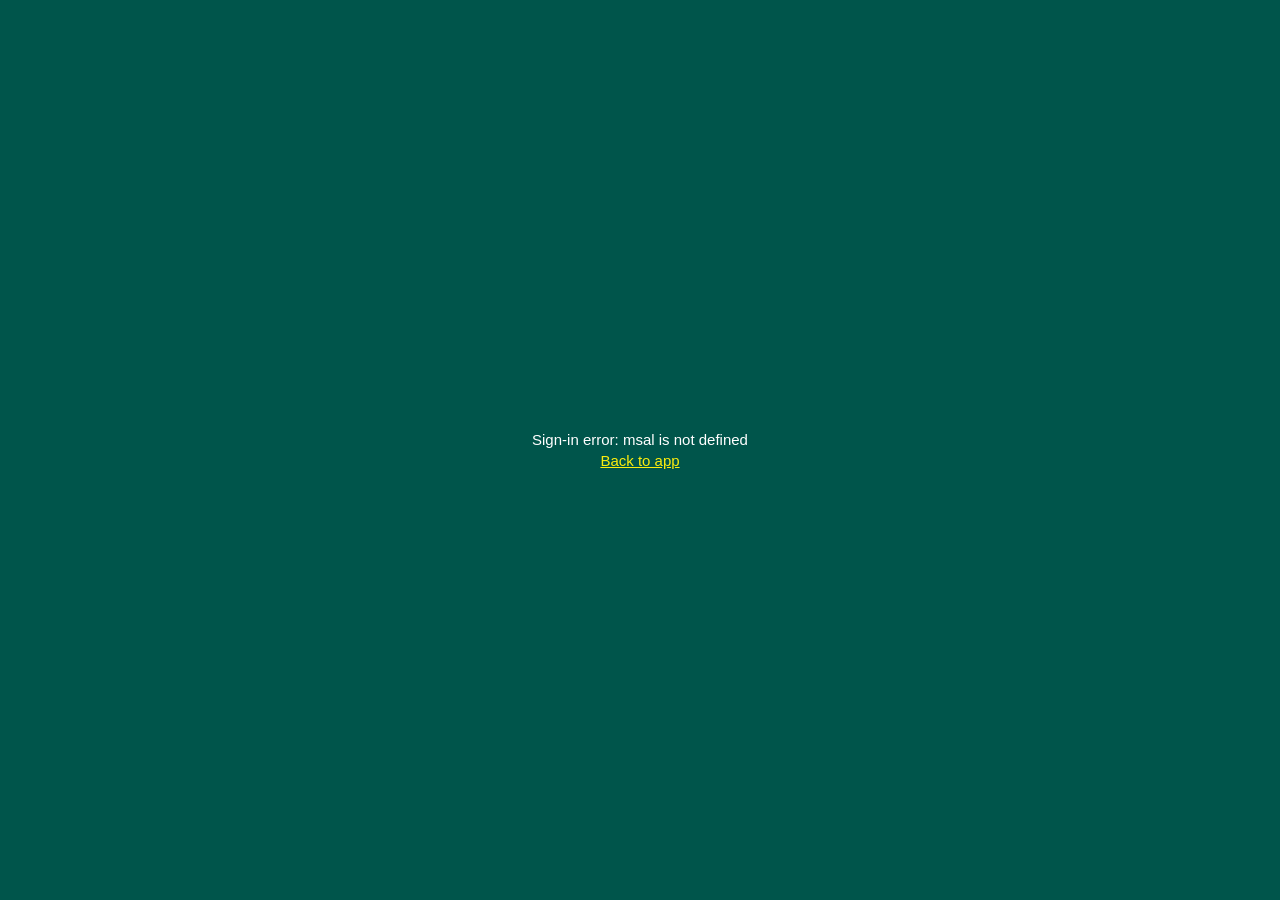
<file: redirect.html>
<!doctype html>
<html lang="en">
<head>
<meta charset="utf-8">
<meta name="viewport" content="width=device-width,initial-scale=1">
<title>Signing in…</title>
<script src="https://alcdn.msauth.net/browser/2.35.0/js/msal-browser.min.js"></script>
<style>
 body{font:15px/1.4 -apple-system,BlinkMacSystemFont,"Segoe UI",Roboto,sans-serif;
       margin:0;min-height:100vh;display:flex;align-items:center;justify-content:center;
       background:#00554B;color:#fff;}
 .box{max-width:320px;text-align:center;padding:24px}
 .sp{display:inline-block;width:20px;height:20px;
     border:3px solid rgba(255,255,255,.3);border-top-color:#fff;
     border-radius:50%;animation:s .8s linear infinite;margin-bottom:12px}
 @keyframes s{to{transform:rotate(360deg)}}
</style>
</head>
<body>
<div class="box">
  <div class="sp"></div>
  <div>Completing sign-in…</div>
  <div style="opacity:.6;margin-top:8px;font-size:12px">You'll be redirected back to Trial Garden.</div>
</div>
<script>
(async () => {
  try {
    const pca = new msal.PublicClientApplication({
      auth: {
        clientId: "d3f7ecc6-cdf5-4a5a-8528-263b09f6e3a4",
        authority: "https://login.microsoftonline.com/consumers",
        redirectUri: location.origin + location.pathname
      },
      cache: { cacheLocation: "localStorage" }
    });
    await pca.initialize();
    await pca.handleRedirectPromise();
    // handleRedirectPromise stores the result; go back to the app root.
    location.replace(new URL("./", location.href).href);
  } catch (e) {
    document.body.innerHTML = "<div style='padding:24px;text-align:center;'>"
      + "Sign-in error: " + (e && e.message ? e.message : e)
      + "<br><a style='color:#FBED0E' href='./'>Back to app</a></div>";
  }
})();
</script>
</body>
</html>
</file>
